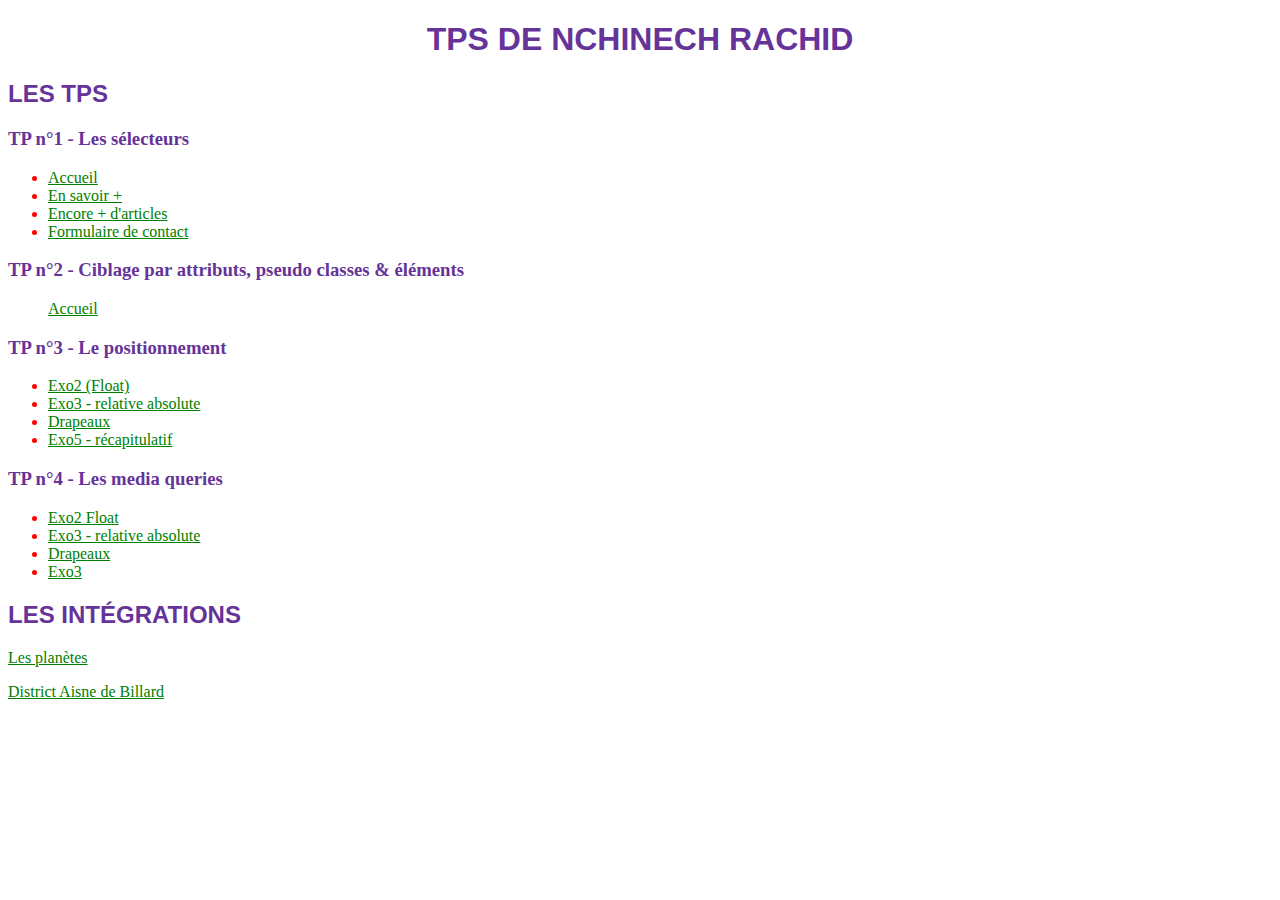
<file: index.html>
<!DOCTYPE html>
<html lang="fr">

<head>
    <meta charset="UTF-8">
    <meta http-equiv="X-UA-Compatible" content="IE=edge">
    <meta name="viewport" content="width=device-width, initial-scale=1.0">
    <meta name="Description" content="Site pour les TP - Nchinech Rachid">
    <title>Site pour les TP - Nchinech Rachid</title>
    <link rel="stylesheet" href="./style_homepage.css">
    <link rel="icon" href="./image/index.png">
</head>

<body>
    <header>
            <h1>TPs de Nchinech Rachid</h1>
    </header>
    <main>
            <h2>Les TPs</h2>

        <nav>
            <h3>TP n°1 - Les sélecteurs</h3>
            <ul>
                <li>
                    <a target="_blank" href="./TP_n°1_-_Les_sélecteurs/index.html" title="Redirection vers l'index">
                        Accueil
                    </a>
                </li>
                <li>
                    <a target="_blank" href="./TP_n°1_-_Les_sélecteurs/En_savoir_+.html" title="Redirection vers En savoir +">
                        En savoir&nbsp;+
                    </a>
                </li>
                <li>
                    <a target="_blank" href="./TP_n°1_-_Les_sélecteurs/Encore_+_d’articles_!.html" title="Redirection vers Encore + d'articles !">
                        Encore&nbsp;+ d'articles
                    </a>
                </li>
                <li>
                    <a target="_blank" href="./TP_n°1_-_Les_sélecteurs/Formulaire_de_contact.html" title="Redirection vers le formulaire de contact">
                        Formulaire de contact
                    </a>
                </li>
            </ul>
        </nav>
        <nav>
            <h3>TP n°2 - Ciblage par attributs, pseudo classes & éléments</h3>
            <ul>
                <a target="_blank" href="./TP_n°2_-_Ciblage_par_attributs,_pseudo_classes_&_éléments/index.html" title="Redirection vers l'index">
                    Accueil
                </a>
            </ul>
        </nav>
        <nav>
            <h3>TP n°3 - Le positionnement</h3>
            <ul>
                <li>
                    <a target="_blank" href="./TP_n°3_-_Le_positionnement/exo2_(float).html" title="Redirection vers exo2 (float)">
                        Exo2 (Float)
                    </a>
                </li>
                <li>
                    <a target="_blank" href="./TP_n°3_-_Le_positionnement/exo3_-_relative_absolute.html" title="Redirection vers exo3 - relative absolute">
                        Exo3 - relative absolute
                    </a>
                </li>
                <li>
                    <a target="_blank" href="./TP_n°3_-_Le_positionnement/drapeaux.html" title="Redirection vers drapeaux">
                        Drapeaux
                    </a>
                </li>
                <li>
                    <a target="_blank" href="./TP_n°3_-_Le_positionnement/exo5_-_récapitulatif.html" title="Redirection vers exo5 - récapitulatif">
                        Exo5 - récapitulatif
                    </a>
                </li>
            </ul>
        </nav>
        <nav>
            <h3>TP n°4 - Les media queries</h3>
            <ul>
                <li>
                    <a target="_blank" href="./TP_n°4_-_Les_media_queries/exo2_(float).html" title="Redirection vers exo2 (float)">
                        Exo2 Float
                    </a>
                </li>
                <li>
                    <a target="_blank" href="./TP_n°4_-_Les_media_queries/exo3_-_relative_absolute.html" title="Redirection vers exo3 - relative absolute">
                        Exo3 - relative absolute
                    </a>
                </li>
                <li>
                    <a target="_blank" href="./TP_n°4_-_Les_media_queries/drapeaux.html" title="Redirection vers drapeaux">
                        Drapeaux
                    </a>
                </li>
                <li>
                    <a target="_blank" href="./TP_n°4_-_Les_media_queries/exo3.html" title="Redirection vers exo3">
                        Exo3
                    </a>
                </li>
            </ul>
        </nav>

        <h2>Les intégrations</h2>
            <p><a target="_blank" href="./Intégration planètes/planete.html" title="Redirection ves le site Les planetes">Les planètes</a></p>
            <p><a target="_blank" href="./Intégration District Aisne de billard/index.html" title="Redirection vers le site du District Aisne de Billard">District Aisne de Billard</a></p>
 
    </main>       
            
            
    
</body>
</html>
</file>
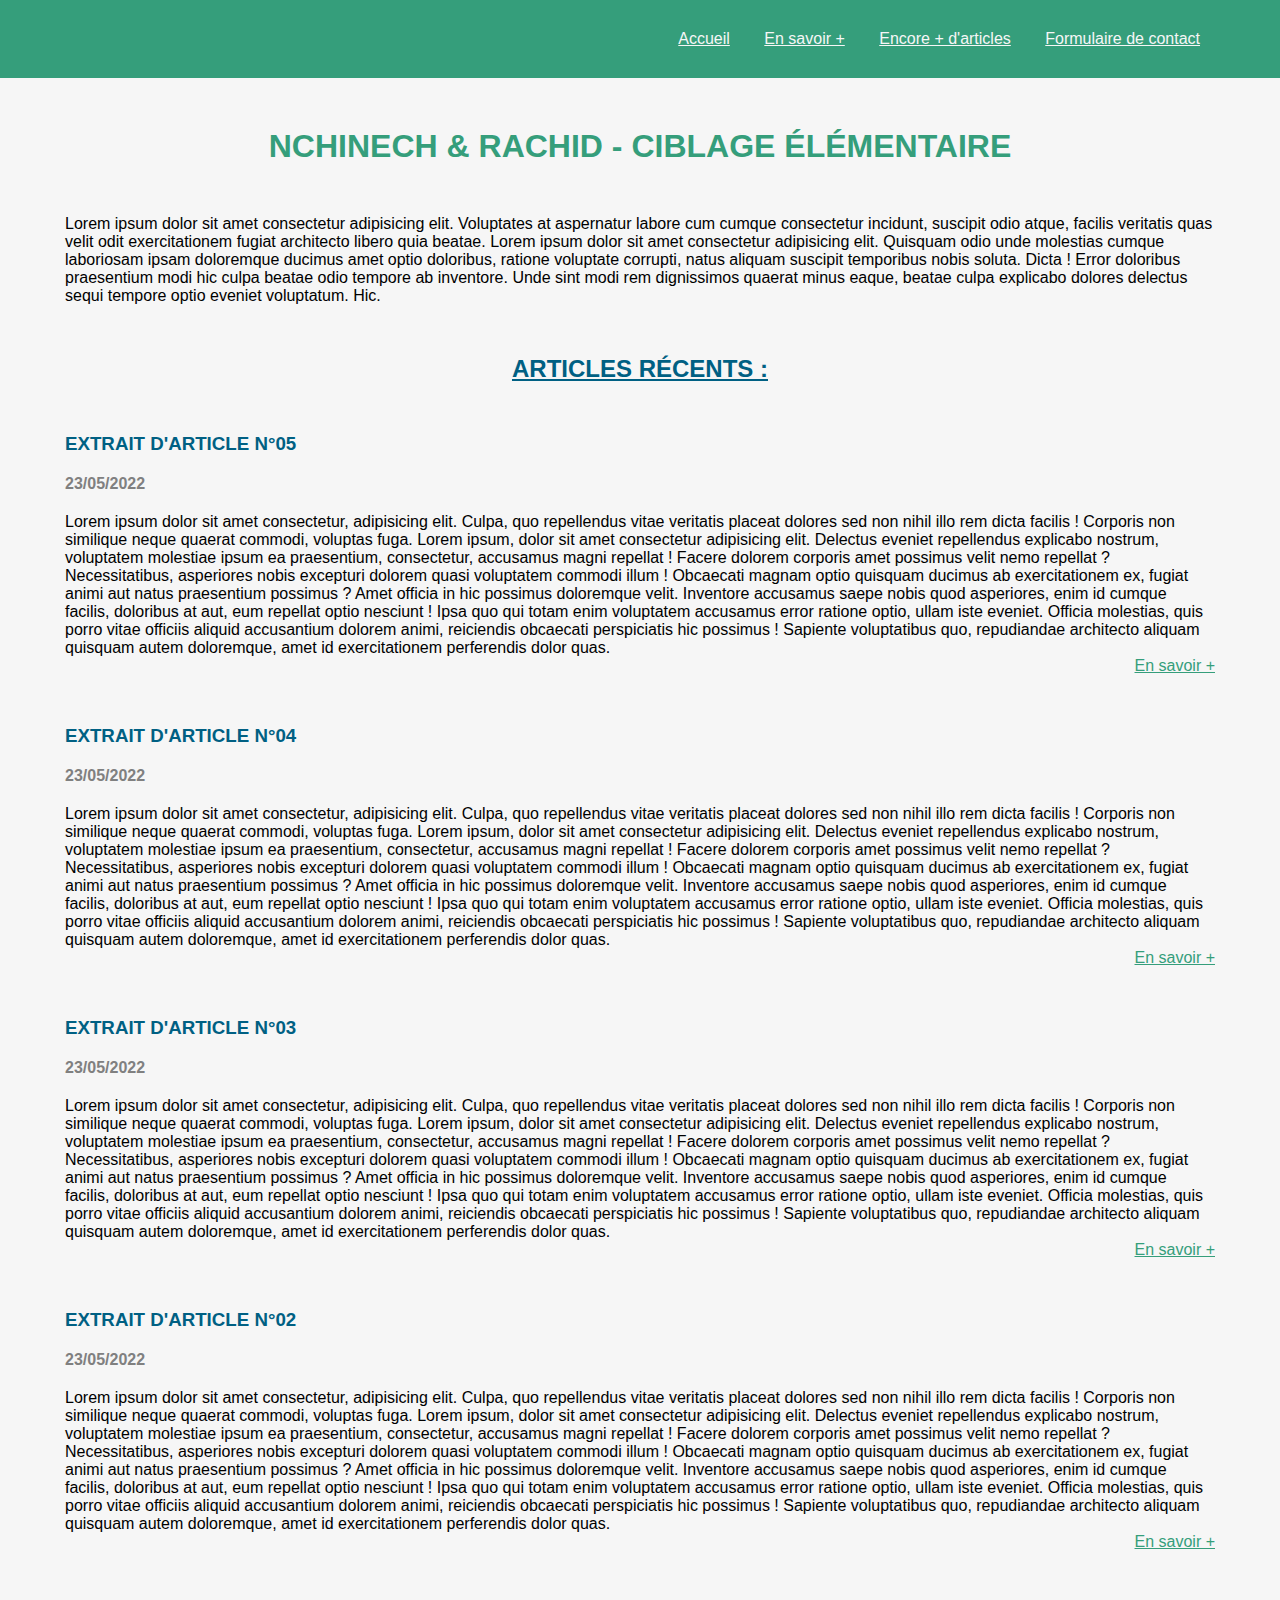
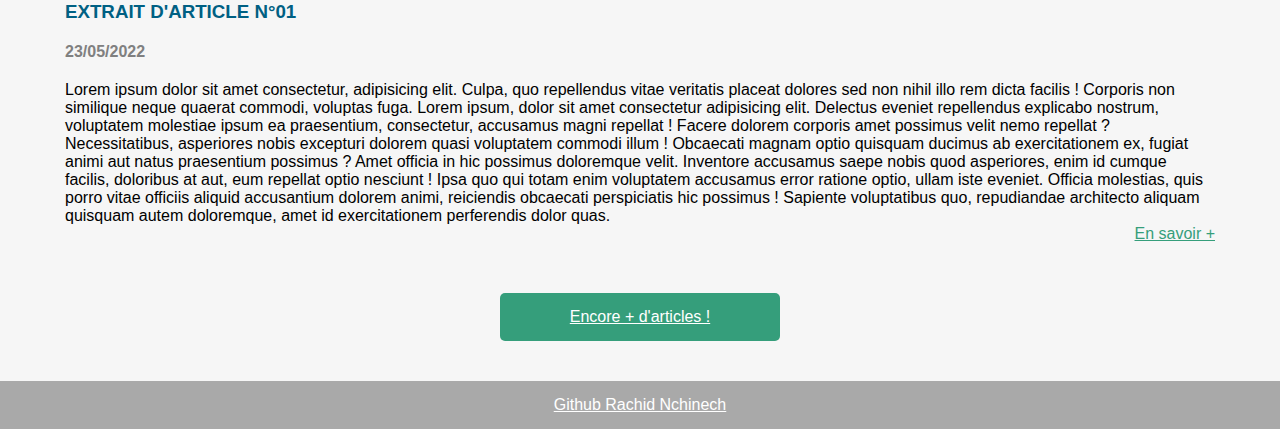
<file: TP_n°1_-_Les_sélecteurs/index.html>
<!DOCTYPE html>
<html lang="zxx">

<head>
    <meta charset="UTF-8">
    <meta http-equiv="X-UA-Compatible" content="IE=edge">
    <meta name="viewport" content="width=device-width, initial-scale=1.0">
    <meta name="Description" content="TP n°1 - La correction - Les sélecteurs - Nchinech Rachid">
    <title>TP CSS n°1 - Les sélecteurs- Nchinech Rachid</title>
    <link rel="stylesheet" href="css/style.css">
    <link rel="icon" href="./image/index.png">
</head>

<body>
    <header>
            <!-- La barre de navigation est à mettre avant le titre h1 -->
            <nav>
                <ul class="largemarge">
                    <li><a href="#./index.html" title="Redirection vers l'index">Accueil</a></li>
                    <li><a target="_blank" href="./En_savoir_+.html" title="Redirection vers En savoir +">En savoir&nbsp;+</a></li>
                    <li><a target="_blank" href="./Encore_+_d’articles_!.html" title="Redirection vers Encore + d'articles !">Encore&nbsp;+ d'articles</a></li>
                    <li><a target="_blank" href="./Formulaire_de_contact.html" title="Redirection vers le formulaire de contact">Formulaire de contact</a></li>
                </ul>
            </nav>
            <!-- Remarque : Le h1 doit toujours être dans le header -->

        <h1 id="Titreh1" class="largemarge">Nchinech &amp; Rachid&nbsp;-&nbsp;Ciblage élémentaire</h1>
        <p class="largemarge">
                Lorem ipsum dolor sit amet consectetur adipisicing elit. Voluptates at aspernatur labore cum cumque
                consectetur incidunt, suscipit odio atque, facilis veritatis quas velit odit exercitationem fugiat
                architecto libero quia beatae. Lorem ipsum dolor sit amet consectetur adipisicing elit. Quisquam odio unde
                molestias cumque laboriosam ipsam doloremque ducimus amet optio doloribus, ratione voluptate corrupti, natus
                aliquam suscipit temporibus nobis soluta. Dicta&nbsp;!
                Error doloribus praesentium modi hic culpa beatae odio tempore ab inventore. Unde sint modi rem dignissimos
                quaerat minus eaque, beatae culpa explicabo dolores delectus sequi tempore optio eveniet voluptatum. Hic.
        </p>
    </header>

    <main class="largemarge">
        <h2 id="Sous-titreh2">Articles récents&nbsp;:</h2>
        <article>
            <h3 class="largemarge">Extrait d'article n°05</h3>
            <p class="dateTime">
                23/05/2022
            </p>
            <p class="largemarge">
                Lorem ipsum dolor sit amet consectetur, adipisicing elit. Culpa, quo repellendus vitae veritatis placeat
                dolores sed non nihil illo rem dicta facilis&nbsp;! Corporis non similique neque quaerat commodi, voluptas fuga.
                Lorem ipsum, dolor sit amet consectetur adipisicing elit. Delectus eveniet repellendus explicabo nostrum,
                voluptatem molestiae ipsum ea praesentium, consectetur, accusamus magni repellat&nbsp;! Facere dolorem corporis
                amet possimus velit nemo repellat&nbsp;?
                Necessitatibus, asperiores nobis excepturi dolorem quasi voluptatem commodi illum&nbsp;! Obcaecati magnam optio
                quisquam ducimus ab exercitationem ex, fugiat animi aut natus praesentium possimus&nbsp;? Amet officia in hic
                possimus doloremque velit.
                Inventore accusamus saepe nobis quod asperiores, enim id cumque facilis, doloribus at aut, eum repellat
                optio nesciunt&nbsp;! Ipsa quo qui totam enim voluptatem accusamus error ratione optio, ullam iste eveniet.
                Officia molestias, quis porro vitae officiis aliquid accusantium dolorem animi, reiciendis obcaecati
                perspiciatis hic possimus&nbsp;! Sapiente voluptatibus quo, repudiandae architecto aliquam quisquam autem
                doloremque, amet id exercitationem perferendis dolor quas.
            </p>
            <a target="_blank" href="./En_savoir_+.html" title="Redirection vers en savoir +" class="enSavoirPlus">En savoir&nbsp;+</a>
        </article>
        <article>
            <h3 class="largemarge">Extrait d'article n°04</h3>
            <p class="dateTime">
                23/05/2022
            </p>
            <p class="largemarge">
                Lorem ipsum dolor sit amet consectetur, adipisicing elit. Culpa, quo repellendus vitae veritatis placeat
                dolores sed non nihil illo rem dicta facilis&nbsp;! Corporis non similique neque quaerat commodi, voluptas fuga.
                Lorem ipsum, dolor sit amet consectetur adipisicing elit. Delectus eveniet repellendus explicabo nostrum,
                voluptatem molestiae ipsum ea praesentium, consectetur, accusamus magni repellat&nbsp;! Facere dolorem corporis
                amet possimus velit nemo repellat&nbsp;?
                Necessitatibus, asperiores nobis excepturi dolorem quasi voluptatem commodi illum&nbsp;! Obcaecati magnam optio
                quisquam ducimus ab exercitationem ex, fugiat animi aut natus praesentium possimus&nbsp;? Amet officia in hic
                possimus doloremque velit.
                Inventore accusamus saepe nobis quod asperiores, enim id cumque facilis, doloribus at aut, eum repellat
                optio nesciunt&nbsp;! Ipsa quo qui totam enim voluptatem accusamus error ratione optio, ullam iste eveniet.
                Officia molestias, quis porro vitae officiis aliquid accusantium dolorem animi, reiciendis obcaecati
                perspiciatis hic possimus&nbsp;! Sapiente voluptatibus quo, repudiandae architecto aliquam quisquam autem
                doloremque, amet id exercitationem perferendis dolor quas.
            </p>
            <a target="_blank" href="./En_savoir_;+.html" title="Redirection vers en savoir +" class="enSavoirPlus">En savoir&nbsp;+</a>
        </article>
        <article>
            <h3 class="largemarge">Extrait d'article n°03</h3>
            <p class="dateTime">
                23/05/2022
            </p>
            <p class="largemarge">
                Lorem ipsum dolor sit amet consectetur, adipisicing elit. Culpa, quo repellendus vitae veritatis placeat
                dolores sed non nihil illo rem dicta facilis&nbsp;! Corporis non similique neque quaerat commodi, voluptas fuga.
                Lorem ipsum, dolor sit amet consectetur adipisicing elit. Delectus eveniet repellendus explicabo nostrum,
                voluptatem molestiae ipsum ea praesentium, consectetur, accusamus magni repellat&nbsp;! Facere dolorem corporis
                amet possimus velit nemo repellat&nbsp;?
                Necessitatibus, asperiores nobis excepturi dolorem quasi voluptatem commodi illum&nbsp;! Obcaecati magnam optio
                quisquam ducimus ab exercitationem ex, fugiat animi aut natus praesentium possimus&nbsp;? Amet officia in hic
                possimus doloremque velit.
                Inventore accusamus saepe nobis quod asperiores, enim id cumque facilis, doloribus at aut, eum repellat
                optio nesciunt&nbsp;! Ipsa quo qui totam enim voluptatem accusamus error ratione optio, ullam iste eveniet.
                Officia molestias, quis porro vitae officiis aliquid accusantium dolorem animi, reiciendis obcaecati
                perspiciatis hic possimus&nbsp;! Sapiente voluptatibus quo, repudiandae architecto aliquam quisquam autem
                doloremque, amet id exercitationem perferendis dolor quas.
            </p>
            <a target="_blank" href="./En_savoir_+.html" title="Redirection vers en savoir +" class="enSavoirPlus">En savoir&nbsp;+</a>
        </article>
        <article>
            <h3 class="largemarge">Extrait d'article n°02</h3>
            <p class="dateTime">
                23/05/2022
            </p>
            <p class="largemarge">
                Lorem ipsum dolor sit amet consectetur, adipisicing elit. Culpa, quo repellendus vitae veritatis placeat
                dolores sed non nihil illo rem dicta facilis&nbsp;! Corporis non similique neque quaerat commodi, voluptas fuga.
                Lorem ipsum, dolor sit amet consectetur adipisicing elit. Delectus eveniet repellendus explicabo nostrum,
                voluptatem molestiae ipsum ea praesentium, consectetur, accusamus magni repellat&nbsp;! Facere dolorem corporis
                amet possimus velit nemo repellat&nbsp;?
                Necessitatibus, asperiores nobis excepturi dolorem quasi voluptatem commodi illum&nbsp;! Obcaecati magnam optio
                quisquam ducimus ab exercitationem ex, fugiat animi aut natus praesentium possimus&nbsp;? Amet officia in hic
                possimus doloremque velit.
                Inventore accusamus saepe nobis quod asperiores, enim id cumque facilis, doloribus at aut, eum repellat
                optio nesciunt&nbsp;! Ipsa quo qui totam enim voluptatem accusamus error ratione optio, ullam iste eveniet.
                Officia molestias, quis porro vitae officiis aliquid accusantium dolorem animi, reiciendis obcaecati
                perspiciatis hic possimus&nbsp;! Sapiente voluptatibus quo, repudiandae architecto aliquam quisquam autem
                doloremque, amet id exercitationem perferendis dolor quas.
            </p>
            <a target="_blank" href="./En_savoir_+.html" title="Redirection vers en savoir +" class="enSavoirPlus">En savoir&nbsp;+</a>
        </article>
        <article>
            <h3 class="largemarge">Extrait d'article n°01</h3>
            <p class="dateTime">
                23/05/2022
            </p>
            <p class="largemarge">
                Lorem ipsum dolor sit amet consectetur, adipisicing elit. Culpa, quo repellendus vitae veritatis placeat
                dolores sed non nihil illo rem dicta facilis&nbsp;! Corporis non similique neque quaerat commodi, voluptas fuga.
                Lorem ipsum, dolor sit amet consectetur adipisicing elit. Delectus eveniet repellendus explicabo nostrum,
                voluptatem molestiae ipsum ea praesentium, consectetur, accusamus magni repellat&nbsp;! Facere dolorem corporis
                amet possimus velit nemo repellat&nbsp;?
                Necessitatibus, asperiores nobis excepturi dolorem quasi voluptatem commodi illum&nbsp;! Obcaecati magnam optio
                quisquam ducimus ab exercitationem ex, fugiat animi aut natus praesentium possimus&nbsp;? Amet officia in hic
                possimus doloremque velit.
                Inventore accusamus saepe nobis quod asperiores, enim id cumque facilis, doloribus at aut, eum repellat
                optio nesciunt&nbsp;! Ipsa quo qui totam enim voluptatem accusamus error ratione optio, ullam iste eveniet.
                Officia molestias, quis porro vitae officiis aliquid accusantium dolorem animi, reiciendis obcaecati
                perspiciatis hic possimus&nbsp;! Sapiente voluptatibus quo, repudiandae architecto aliquam quisquam autem
                doloremque, amet id exercitationem perferendis dolor quas.
            </p>
            <a target="_blank" href="./En_savoir_+.html" title="Redirection vers en savoir +" class="enSavoirPlus">
                En savoir&nbsp;+
            </a>
        </article>
        
        <a target="_blank" href="./Encore_+_d’articles_!.html" title="Redirection vers Encore + d'articles !" class="moreAndMore">
            Encore&nbsp;+&nbsp;d'articles&nbsp;!
        </a> 
    </main>

    <footer>
        <div>
            <a target="_blank" href="https://github.com/Rachid02/DOC-REPOSITORY-TEST.git" title="Redirection vers la session Github de Rachid Nchinech">
                Github Rachid Nchinech
            </a>
        </div>
    </footer>

</body>

</html>
</file>
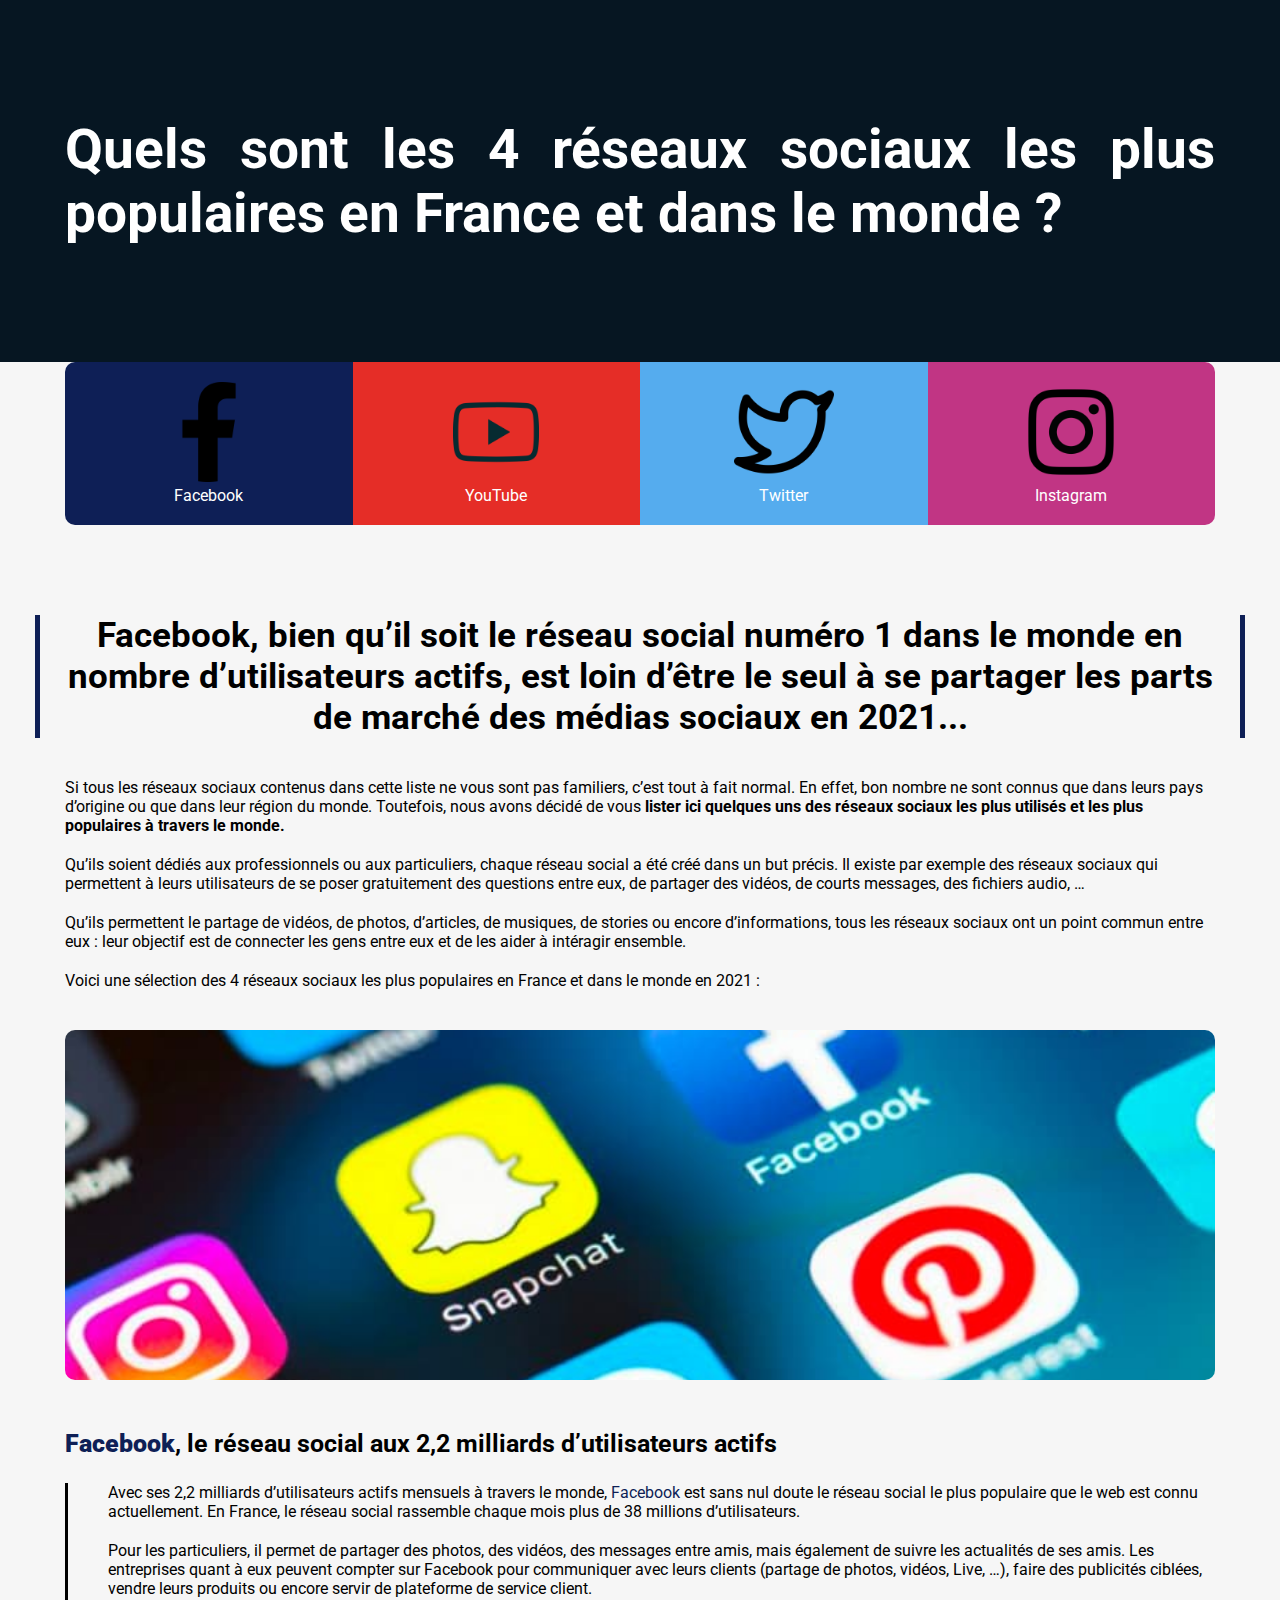
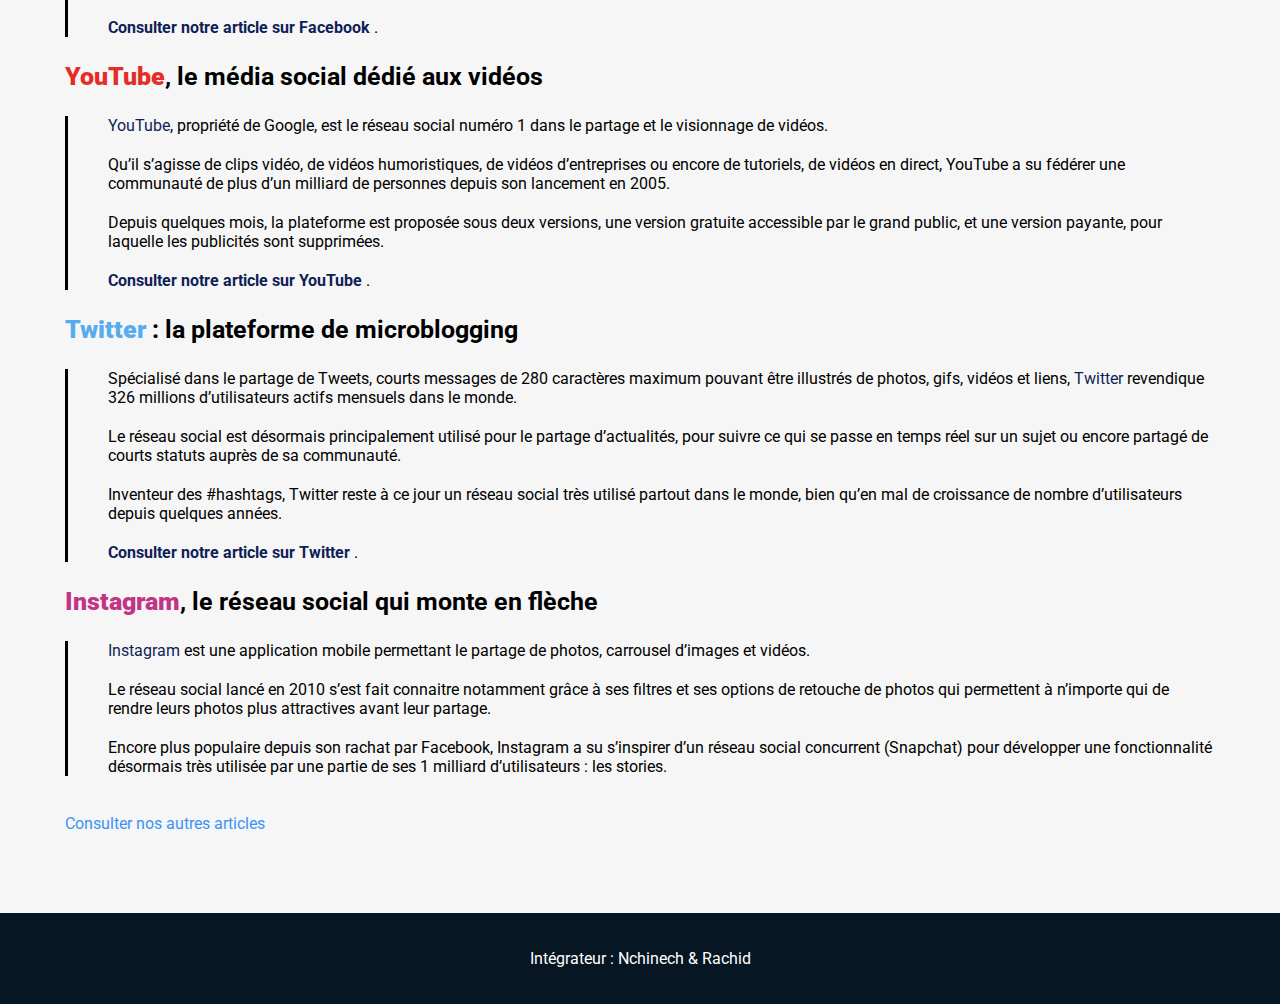
<file: TP_n°2_-_Ciblage_par_attributs,_pseudo_classes_&_éléments/index.html>
<!DOCTYPE html>
<html lang="fr">
<head>
    <meta charset="UTF-8">
    <meta http-equiv="X-UA-Compatible" content="IE=edge">
    <meta name="viewport" content="width=device-width, initial-scale=1.0">
    <meta name="description" content="Le TP n°2 de CSS">
    <link rel="icon" href="./src/img/">
    <link href="https://fonts.googleapis.com/css2?family=Roboto:wght@100;300&display=swap" rel="stylesheet">
    <link href="./css/style.css" rel="stylesheet">
    <style>
        /* CHALLENGE FACULTATIF */
        /* APPLIQUER LE LOGO DE FACEBOOK EN TANT QU'INDEX DE LISTE DU PREMIER ONGLET DE MENU*/
        /* APPLIQUER LE LOGO DE YOUTUBE EN TANT QU'INDEX DE LISTE DU SECOND ONGLET DE MENU*/
        /* APPLIQUER LE LOGO DE TWITTER EN TANT QU'INDEX DE LISTE DU TROISIEME ONGLET DE MENU */
        /* APPLIQUER LE LOGO DE INSTAGRAM EN TANT QU'INDEX DE LISTE DU DERNIER ONGLET DE MENU */
    </style>
    <title>CSS TP n°2 - Nchinech & Rachid</title>
</head>
<body>
    <header>
        <h1>Quels sont les 4 réseaux sociaux les plus populaires en France et dans le monde ?</h1>
    </header>
    <nav>
        
            <ul>
                <li>
                    <a target="_blank" href="https://www.facebook.com/" title="Redirection vers le site de Facebook">
                        <div><img src="./src/icons/facebook.png" alt="Image de l'icône Facebook"></div>
                        Facebook
                    </a>
                </li>
                <li>
                    <a target="_blank" href="https://www.youtube.com/" title="Redirection vers le site de YouTube">
                        <div><img src="./src/icons/youtube.png" alt="Image de l'icône YouTube"></div>
                        YouTube
                    </a>
                </li>
                <li>
                    <a target="_blank" href="https://twitter.com/" title="Redirection vers le site de Twitter">
                        <div><img src="./src/icons/twitter.png" alt="Image de l'icône Twitter"></div>
                        Twitter
                    </a>
                </li>
                <li>
                    <a target="_blank" href="https://www.instagram.com/" title="Redirection vers le site d'Instagram">
                        <div><img src="./src/icons/instagram.png" alt="Image de l'icône Instagram"></div>
                        Instagram
                    </a>
                </li>
            </ul>
        
    </nav>

    <!-- MENU DE NAVIGATION -->

    <main>
        <h2>
            Facebook, bien qu’il soit le réseau social numéro 1 dans le monde en nombre 
            d’utilisateurs actifs, est loin d’être le seul à se partager les parts de 
            marché des médias sociaux en 2021...
        </h2>

        <p class="intro">
            Si tous les réseaux sociaux contenus dans cette liste ne vous sont pas familiers, c’est tout à fait normal. 
            En effet, bon nombre ne sont connus que dans leurs pays d’origine ou que dans leur région du monde. 
            Toutefois, nous avons décidé de vous <strong>lister ici quelques uns des réseaux sociaux les plus utilisés et 
            les plus populaires à travers le monde.</strong>
        </p>

        <p class="intro">
            Qu’ils soient dédiés aux professionnels ou aux particuliers, chaque réseau social a été créé dans un but précis. 
            Il existe par exemple des réseaux sociaux qui permettent à leurs utilisateurs de se poser gratuitement des 
            questions entre eux, de partager des vidéos, de courts messages, des fichiers audio, …
        </p>

        <p class="intro">
            Qu’ils permettent le partage de vidéos, de photos, d’articles, de musiques, de stories ou encore 
            d’informations, tous les réseaux sociaux ont un point commun entre eux : leur objectif est de 
            connecter les gens entre eux et de les aider à intéragir ensemble.
        </p>

        <p class="intro">
            Voici une sélection des 4 réseaux sociaux les plus populaires en France et dans le monde en 2021 :
        </p>

        <div>
            <img src="src/img/liste-reseaux-sociaux.jpg" alt="Image logos réseaux sociaux">
        </div>

        <article>
            <h3><span class="reseau">Facebook</span>, le réseau social aux 2,2 milliards d’utilisateurs actifs</h3>
            <div>
                <p>
                    Avec ses 2,2 milliards d’utilisateurs actifs mensuels à travers le monde,
                    <a href="https://facebook.com/" target="_blank" title="Redirection vers facebook">Facebook</a> est sans nul doute le réseau social le plus populaire que le web
                    est connu actuellement. En France, le réseau social rassemble chaque mois
                    plus de 38 millions d’utilisateurs.
                </p>
                <p>
                    Pour les particuliers, il permet de partager des photos, des vidéos, des
                    messages entre amis, mais également de suivre les actualités de ses amis.
                    Les entreprises quant à eux peuvent compter sur Facebook pour communiquer
                    avec leurs clients (partage de photos, vidéos, Live, …), faire des publicités
                    ciblées, vendre leurs produits ou encore servir de plateforme de service client.
                </p>
                <p>
                    <a href="#" title="Redirection vers notre article sur Facebook" rel="no-follow">
                        Consulter notre article sur Facebook
                    </a>.
                </p>
            </div>
        </article>

        <article>
            <h3><span class="reseau">YouTube</span>, le média social dédié aux vidéos</h3>
            <div>
                <p><a href="https://www.youtube.com/" target="_blank" title="Redirection vers YouTube">YouTube</a>, propriété de Google, est le réseau social numéro 1 dans le partage et le visionnage de vidéos.</p>
                <p>
                    Qu’il s’agisse de clips vidéo, de vidéos humoristiques, de vidéos d’entreprises
                    ou encore de tutoriels, de vidéos en direct, YouTube a su fédérer une communauté
                    de plus d’un milliard de personnes depuis son lancement en 2005.
                </p>
                <p>
                    Depuis quelques mois, la plateforme est proposée sous deux versions, une version
                    gratuite accessible par le grand public, et une version payante, pour laquelle les
                    publicités sont supprimées.
                </p>
                <p>
                    <a href="#" title="Redirection vers notre article sur YouTube" rel="no-follow">
                        Consulter notre article sur YouTube
                    </a>.
                </p>
            </div>
        </article>

        <article>
            <h3><span class="reseau">Twitter</span> : la plateforme de microblogging</h3>
            <div>
                <p>
                    Spécialisé dans le partage de Tweets, courts messages de 280 caractères maximum
                    pouvant être illustrés de photos, gifs, vidéos et liens,
                    <a href="https://twitter.com/" target="_blank" title="Redirection vers Twitter">Twitter</a> revendique 326
                    millions d’utilisateurs actifs mensuels dans le monde.
                </p>
                <p>
                    Le réseau social est désormais principalement utilisé pour le partage d’actualités,
                    pour suivre ce qui se passe en temps réel sur un sujet ou encore partagé de courts
                    statuts auprès de sa communauté.
                </p>
                <p>
                    Inventeur des #hashtags, Twitter reste à ce jour un réseau social très utilisé partout
                    dans le monde, bien qu’en mal de croissance de nombre d’utilisateurs depuis quelques
                    années.
                </p>
                <p>
                    <a href="#" title="Redirection vers notre article sur Twitter" rel="no-follow">
                        Consulter notre article sur Twitter
                    </a>.
                </p>
            </div>
        </article>

        <article>
            <h3><span class="reseau">Instagram</span>, le réseau social qui monte en flèche</h3>
            <div>
                <p><a href="https://www.instagram.com/" target="_blank" title="Redirection vers Instagram">Instagram</a> est une application mobile permettant le partage de photos, carrousel d’images et vidéos.</p>
                <p>
                    Le réseau social lancé en 2010 s’est fait connaitre notamment grâce à ses filtres et
                    ses options de retouche de photos qui permettent à n’importe qui de rendre leurs
                    photos plus attractives avant leur partage.
                </p>
                <p>
                    Encore plus populaire depuis son rachat par Facebook, Instagram a su s’inspirer d’un
                    réseau social concurrent (Snapchat) pour développer une fonctionnalité désormais très
                    utilisée par une partie de ses 1 milliard d’utilisateurs : les stories.
                </p>
            </div>
        </article>

        <br><br>
        <div class="autresArticles">
            <a href="#" title="flower">
                Consulter nos autres articles
            </a>
        </div>

    </main>

    <footer>
        <p>Intégrateur : <a target="_blank" href="https://github.com/Rachid02/TP-CSS.git" title="Redirection vers le github du développeur">Nchinech & Rachid</a></p>
    </footer>

</body>
</html>
</file>
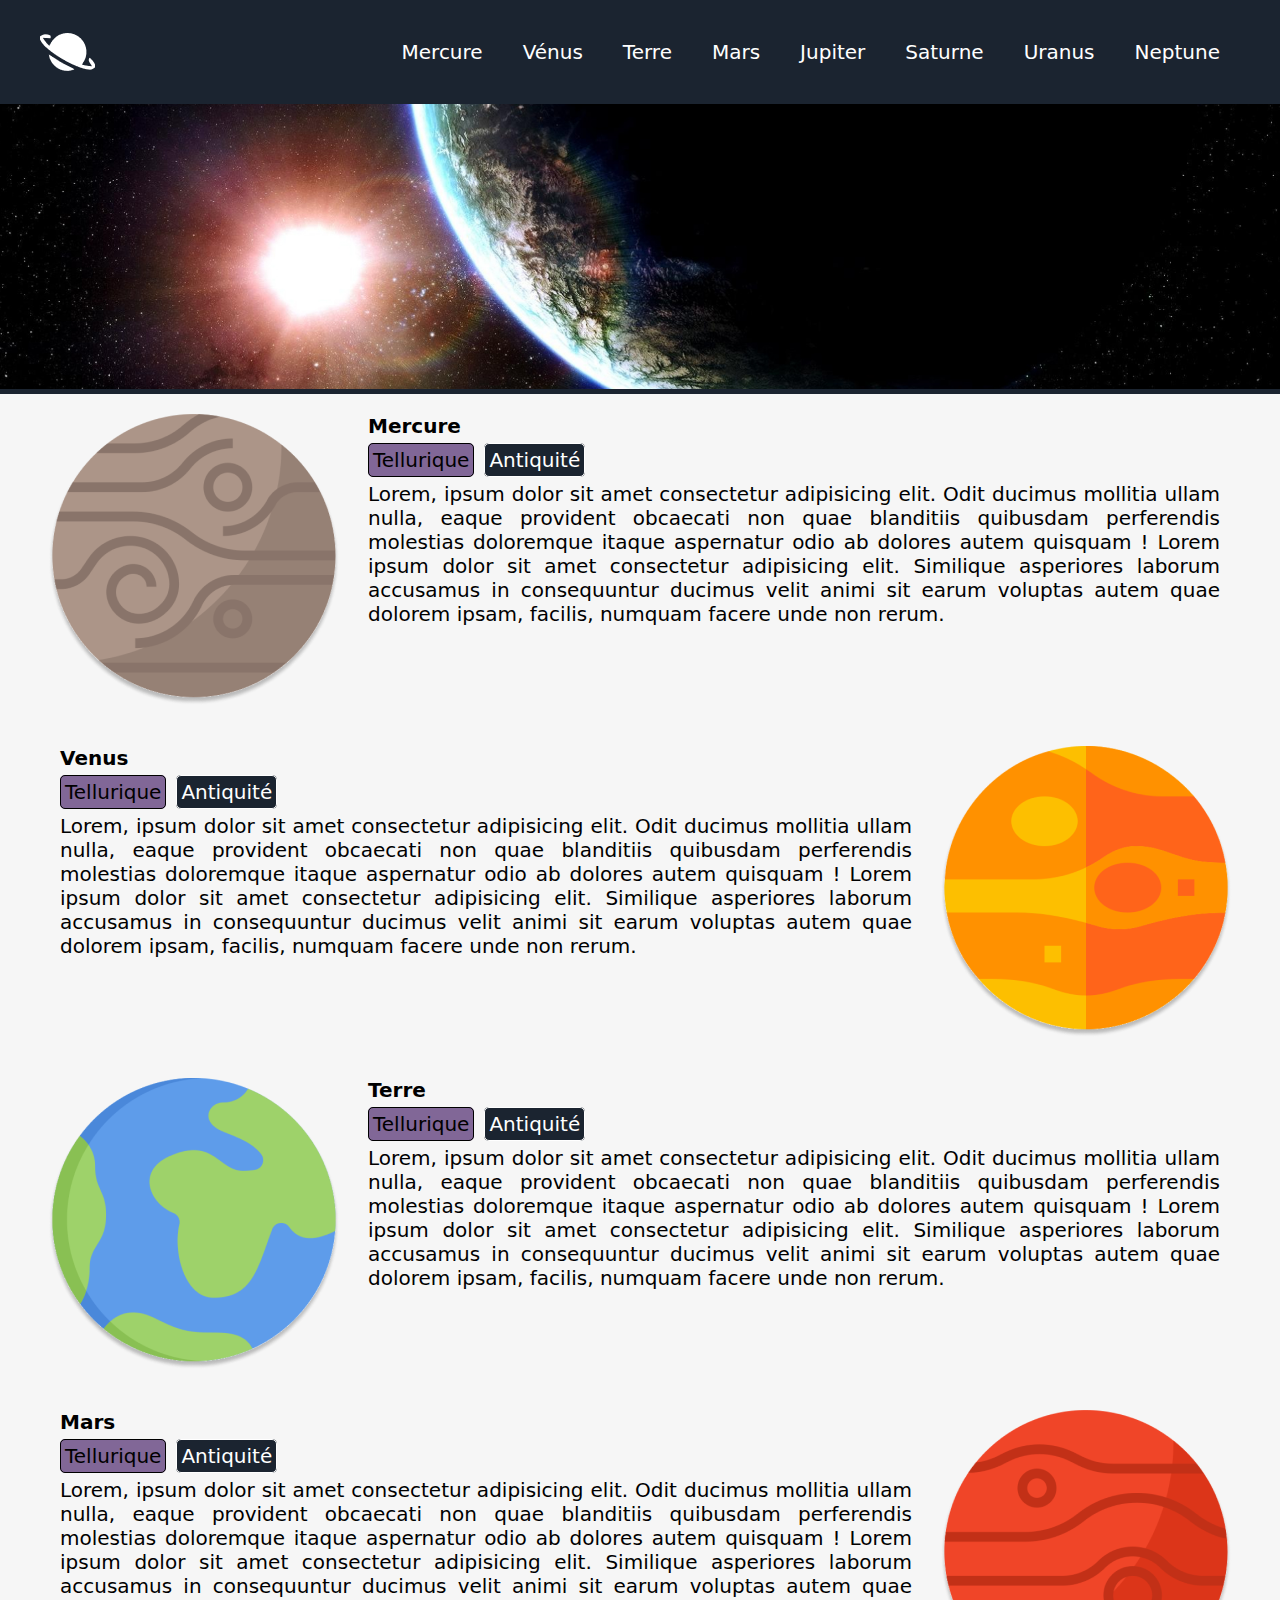
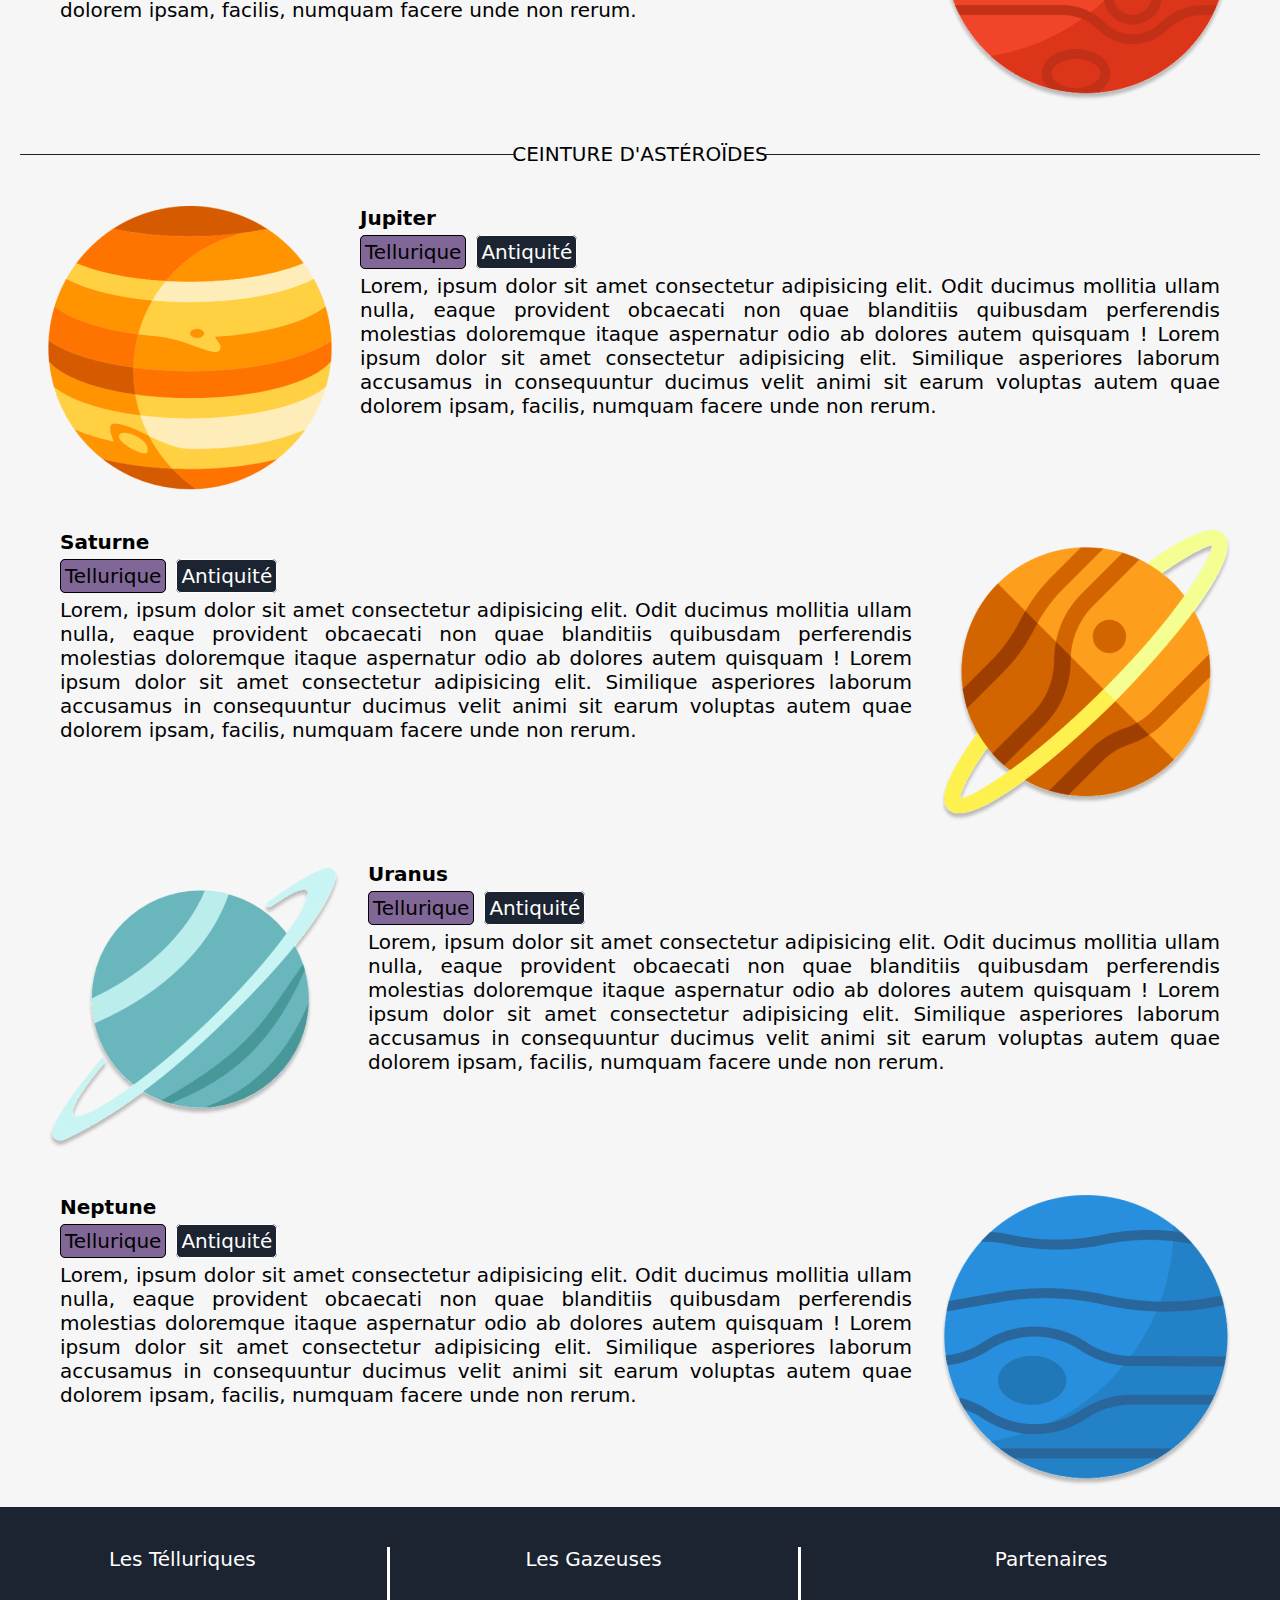
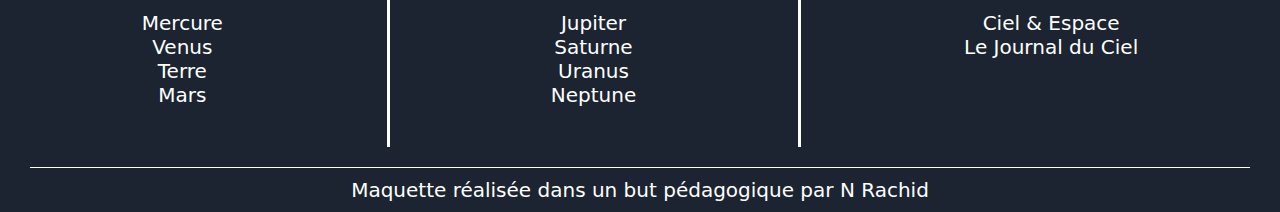
<file: Intégration planètes/planete.html>
<!DOCTYPE html>
<html lang="zxx">

<head>
    <meta charset="UTF-8">
    <meta http-equiv="X-UA-Compatible" content="IE=edge">
    <meta name="viewport" content="width=device-width, initial-scale=1.0">
    <meta name="description" content="Les planètes">
    <link rel="stylesheet" href="./webfiles/css/planete.css">
    <link rel="icon" href="./src/img/icone/index.jpg">
    <title>Les planètes</title>
</head>

<body>
    <header>
        <nav>
            <div>
                <img src="./src/img/Les_planètes/Vecteur/Vector.png" alt="image d'icone de planete">
                <ul>
                    <li><a href="#" title="Redirection vers">Mercure</a></li>
                    <li><a href="#" title="Redirection vers">Vénus</a></li>
                    <li><a href="#" title="Redirection vers">Terre</a></li>
                    <li><a href="#" title="Redirection vers">Mars</a></li>
                    <li><a href="#" title="Redirection vers">Jupiter</a></li>
                    <li><a href="#" title="Redirection vers">Saturne</a></li>
                    <li><a href="#" title="Redirection vers">Uranus</a></li>
                    <li><a href="#" title="Redirection vers">Neptune</a></li>
                </ul>
            </div>
        </nav>
        <img src="./src/img/Les_planètes/header.jpg" alt="Image de l'espace du Soleil et de la Terre" class="imageEnTete">
    </header>
    <main>
        <article>
            <img src="./src/img/Les_planètes/1Mercure.png" alt="Description de la planète Mercure">
            <div>
                <h2>Mercure</h2>
                <p><span>Tellurique</span><span>Antiquité</span></p>
                <p>
                    Lorem, ipsum dolor sit amet consectetur adipisicing elit. Odit ducimus mollitia ullam nulla, eaque
                    provident obcaecati
                    non quae blanditiis quibusdam perferendis molestias doloremque itaque aspernatur odio ab dolores
                    autem quisquam&nbsp;!
                    Lorem ipsum dolor sit amet consectetur adipisicing elit. Similique asperiores laborum accusamus in
                    consequuntur ducimus velit animi sit earum voluptas autem quae dolorem ipsam, facilis, numquam
                    facere unde non rerum.
                </p>
            </div>
        </article>
        <article class="reverse">
            <img src="./src/img/Les_planètes/2Venus.png" alt="Description de la planète Venus">
            <div>
                <h2>Venus</h2>
                <p><span>Tellurique</span><span>Antiquité</span></p>
                <p>
                    Lorem, ipsum dolor sit amet consectetur adipisicing elit. Odit ducimus mollitia ullam nulla, eaque
                    provident obcaecati
                    non quae blanditiis quibusdam perferendis molestias doloremque itaque aspernatur odio ab dolores
                    autem quisquam&nbsp;!
                    Lorem ipsum dolor sit amet consectetur adipisicing elit. Similique asperiores laborum accusamus in
                    consequuntur ducimus velit animi sit earum voluptas autem quae dolorem ipsam, facilis, numquam
                    facere unde non rerum.
                </p>
            </div>
        </article>
        <article>
            <img src="./src/img/Les_planètes/3Terre.png" alt="Description de la planète Terre">
            <div>
                <h2>Terre</h2>
                <p><span>Tellurique</span><span>Antiquité</span></p>
                <p>
                    Lorem, ipsum dolor sit amet consectetur adipisicing elit. Odit ducimus mollitia ullam nulla, eaque
                    provident obcaecati
                    non quae blanditiis quibusdam perferendis molestias doloremque itaque aspernatur odio ab dolores
                    autem quisquam&nbsp;!
                    Lorem ipsum dolor sit amet consectetur adipisicing elit. Similique asperiores laborum accusamus in
                    consequuntur ducimus velit animi sit earum voluptas autem quae dolorem ipsam, facilis, numquam
                    facere unde non rerum.
                </p>
            </div>
        </article>
        <article class="reverse">
            <img src="./src/img/Les_planètes/4mars.png" alt="Description de la planète Mars">
            <div>
                <h2>Mars</h2>
                <p><span>Tellurique</span><span>Antiquité</span></p>
                <p>
                    Lorem, ipsum dolor sit amet consectetur adipisicing elit. Odit ducimus mollitia ullam nulla, eaque
                    provident obcaecati
                    non quae blanditiis quibusdam perferendis molestias doloremque itaque aspernatur odio ab dolores
                    autem quisquam&nbsp;!
                    Lorem ipsum dolor sit amet consectetur adipisicing elit. Similique asperiores laborum accusamus in
                    consequuntur ducimus velit animi sit earum voluptas autem quae dolorem ipsam, facilis, numquam
                    facere unde non rerum.
                </p>
            </div>
            
        </article>
        <p class="ceinture">Ceinture d'astéroïdes</p>
        <article>
            <img src="./src/img/Les_planètes/5jupiter.png" alt="Description de la planète Jupiter">
            <div>
                <h2>Jupiter</h2>
                <p><span>Tellurique</span><span>Antiquité</span></p>
                <p>
                    Lorem, ipsum dolor sit amet consectetur adipisicing elit. Odit ducimus mollitia ullam nulla, eaque
                    provident obcaecati
                    non quae blanditiis quibusdam perferendis molestias doloremque itaque aspernatur odio ab dolores
                    autem quisquam&nbsp;!
                    Lorem ipsum dolor sit amet consectetur adipisicing elit. Similique asperiores laborum accusamus in
                    consequuntur ducimus velit animi sit earum voluptas autem quae dolorem ipsam, facilis, numquam
                    facere unde non rerum.
                </p>
            </div>
        </article>
        <article class="reverse">
            <img src="./src/img/Les_planètes/6saturne.png" alt="Description de la planète Saturne">
            <div>
                <h2>Saturne</h2>
                <p><span>Tellurique</span><span>Antiquité</span></p>
                <p>
                    Lorem, ipsum dolor sit amet consectetur adipisicing elit. Odit ducimus mollitia ullam nulla, eaque
                    provident obcaecati
                    non quae blanditiis quibusdam perferendis molestias doloremque itaque aspernatur odio ab dolores
                    autem quisquam&nbsp;!
                    Lorem ipsum dolor sit amet consectetur adipisicing elit. Similique asperiores laborum accusamus in
                    consequuntur ducimus velit animi sit earum voluptas autem quae dolorem ipsam, facilis, numquam
                    facere unde non rerum.
                </p>
            </div>
        </article>
        <article>
            <img src="./src/img/Les_planètes/7uranus.png" alt="Description de la planète Uranus">
            <div>
                <h2>Uranus</h2>
                <p><span>Tellurique</span><span>Antiquité</span></p>
                <p>
                    Lorem, ipsum dolor sit amet consectetur adipisicing elit. Odit ducimus mollitia ullam nulla, eaque
                    provident obcaecati
                    non quae blanditiis quibusdam perferendis molestias doloremque itaque aspernatur odio ab dolores
                    autem quisquam&nbsp;!
                    Lorem ipsum dolor sit amet consectetur adipisicing elit. Similique asperiores laborum accusamus in
                    consequuntur ducimus velit animi sit earum voluptas autem quae dolorem ipsam, facilis, numquam
                    facere unde non rerum.
                </p>
            </div>
        </article>
        <article class="reverse">
            <img src="./src/img/Les_planètes/8neptune.png" alt="Description de la planète Neptune">
            <div>
                <h2>Neptune</h2>
                <p><span>Tellurique</span><span>Antiquité</span></p>
                <p>
                    Lorem, ipsum dolor sit amet consectetur adipisicing elit. Odit ducimus mollitia ullam nulla, eaque
                    provident obcaecati
                    non quae blanditiis quibusdam perferendis molestias doloremque itaque aspernatur odio ab dolores
                    autem quisquam&nbsp;!
                    Lorem ipsum dolor sit amet consectetur adipisicing elit. Similique asperiores laborum accusamus in
                    consequuntur ducimus velit animi sit earum voluptas autem quae dolorem ipsam, facilis, numquam
                    facere unde non rerum.
                </p>
            </div>
        </article>
    </main>
    <footer>
        <nav>
            <div>
                <p>Les Télluriques</p>
                <ul>
                
                    <li><a href="#" title="Redirection vers Mercure">Mercure</a></li>
                    <li><a href="#" title="Redirection vers Venus">Venus</a></li>
                    <li><a href="#" title="Redirection vers Terre">Terre</a></li>
                    <li><a href="#" title="Redirection vers Mars">Mars</a></li>
                </ul>
            </div>
            <div>
                <p>Les Gazeuses</p>
                <ul>
                
                    <li><a href="#" title="Redirection vers Jupiter">Jupiter</a></li>
                    <li><a href="#" title="Redirection vers Saturne">Saturne</a></li>
                    <li><a href="#" title="Redirection vers Uranus">Uranus</a></li>
                    <li><a href="#" title="Redirection vers Neptune">Neptune</a></li>
                </ul>
            </div>
            <div>
                <p>Partenaires</p>
                <ul>
                
                    <li><a href="#" title="Redirection vers Ciel &amp; Espace">Ciel&nbsp;&amp;&nbsp;Espace</a></li>
                    <li><a href="#" title="Redirection vers Le Journal du Ciel">Le Journal du Ciel</a></li>
                </ul>
            </div>
        </nav>
        <p class="dernierp">Maquette réalisée dans un but pédagogique par <a href="#" title="redirection vers N Rachid">N Rachid</a></p>
    </footer>
</body>

</html>
</file>
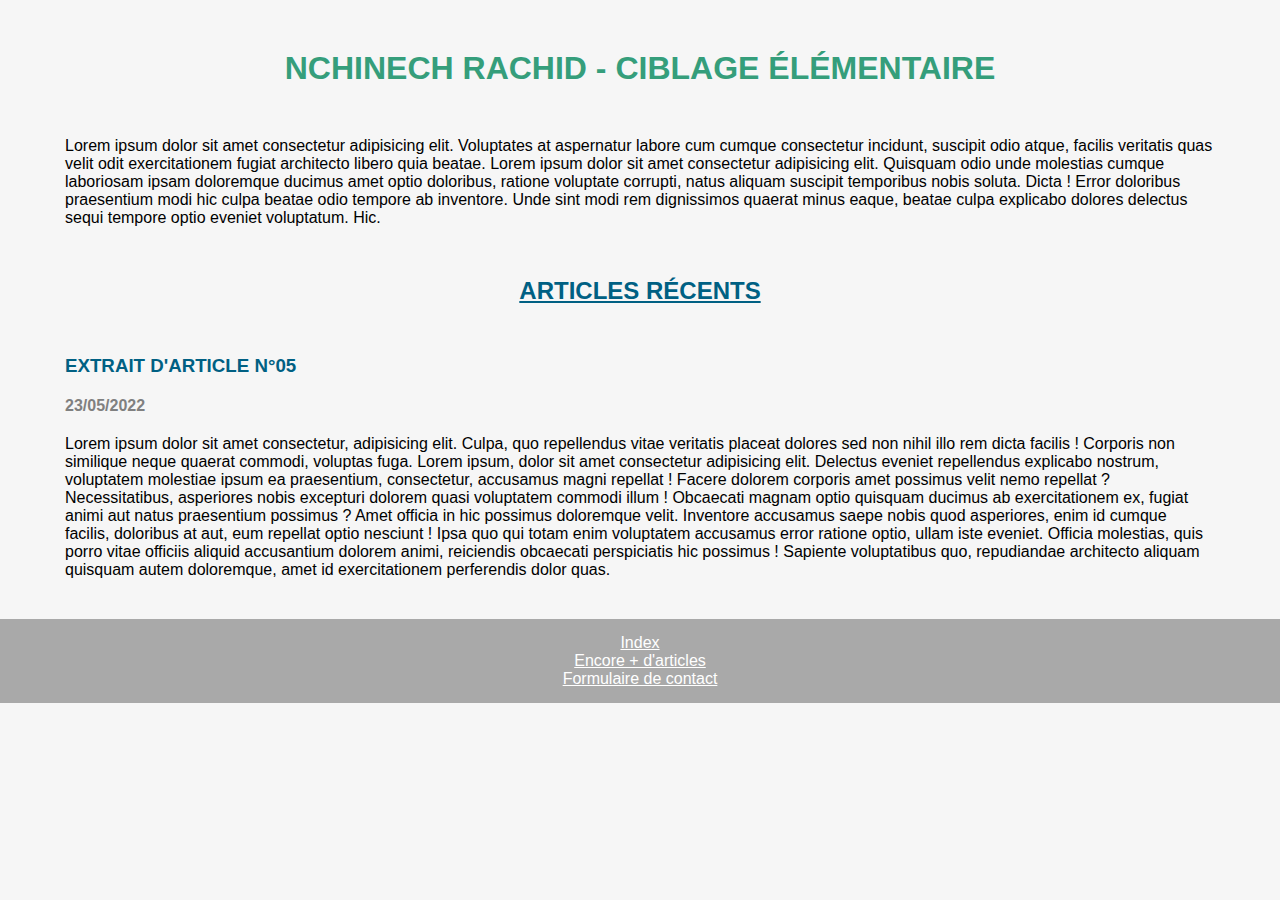
<file: TP_n°1_-_Les_sélecteurs/En_savoir_+.html>
<!DOCTYPE html>
<html lang="zxx">

<head>
    <meta charset="UTF-8">
    <meta http-equiv="X-UA-Compatible" content="IE=edge">
    <meta name="viewport" content="width=device-width, initial-scale=1.0">
    <meta name="Description" content="TP n°1 - En savoir + - N Rachid">
    <title>TP n°1 - En savoir + - N Rachid</title>
    <link rel="stylesheet" href="css/style.css">
    <link rel="icon" href="./image/index.png">
</head>

<body>
    <header>
        <h1 id="Titreh1" class="largemarge">Nchinech Rachid - Ciblage élémentaire</h1>
        <p class="largemarge">
                Lorem ipsum dolor sit amet consectetur adipisicing elit. Voluptates at aspernatur labore cum cumque
                consectetur incidunt, suscipit odio atque, facilis veritatis quas velit odit exercitationem fugiat
                architecto libero quia beatae. Lorem ipsum dolor sit amet consectetur adipisicing elit. Quisquam odio unde
                molestias cumque laboriosam ipsam doloremque ducimus amet optio doloribus, ratione voluptate corrupti, natus
                aliquam suscipit temporibus nobis soluta. Dicta&nbsp;!
                Error doloribus praesentium modi hic culpa beatae odio tempore ab inventore. Unde sint modi rem dignissimos
                quaerat minus eaque, beatae culpa explicabo dolores delectus sequi tempore optio eveniet voluptatum. Hic.
        </p>
    </header>

    <main class="largemarge">
        <h2 id="Sous-titreh2">Articles récents</h2>
        <article>
            <h3 class="largemarge">Extrait d'article n°05</h3>
            <p class="dateTime">
                23/05/2022
            </p>
            <p class="largemarge">
                Lorem ipsum dolor sit amet consectetur, adipisicing elit. Culpa, quo repellendus vitae veritatis placeat
                dolores sed non nihil illo rem dicta facilis&nbsp;! Corporis non similique neque quaerat commodi, voluptas fuga.
                Lorem ipsum, dolor sit amet consectetur adipisicing elit. Delectus eveniet repellendus explicabo nostrum,
                voluptatem molestiae ipsum ea praesentium, consectetur, accusamus magni repellat&nbsp;! Facere dolorem corporis
                amet possimus velit nemo repellat&nbsp;?
                Necessitatibus, asperiores nobis excepturi dolorem quasi voluptatem commodi illum&nbsp;! Obcaecati magnam optio
                quisquam ducimus ab exercitationem ex, fugiat animi aut natus praesentium possimus&nbsp;? Amet officia in hic
                possimus doloremque velit.
                Inventore accusamus saepe nobis quod asperiores, enim id cumque facilis, doloribus at aut, eum repellat
                optio nesciunt&nbsp;! Ipsa quo qui totam enim voluptatem accusamus error ratione optio, ullam iste eveniet.
                Officia molestias, quis porro vitae officiis aliquid accusantium dolorem animi, reiciendis obcaecati
                perspiciatis hic possimus&nbsp;! Sapiente voluptatibus quo, repudiandae architecto aliquam quisquam autem
                doloremque, amet id exercitationem perferendis dolor quas.
            </p>
        </article>
    </main>
    <footer>
        <div>
            <a target="_blank" href="./index.html" title="Redirection vers l'index">
                Index
            </a>
        </div>
        <div>
            <a target="_blank" href="./Encore_+_d’articles_!.html" title="Redirection vers Encore + d'articles !">
                Encore&nbsp;+ d'articles
            </a>
        </div>
        <div>
            <a target="_blank" href="./Formulaire_de_contact.html" title="Redirection vers le formulaire de contact">
                Formulaire de contact
            </a>
        </div>
    </footer>

</body>

</html>
</file>
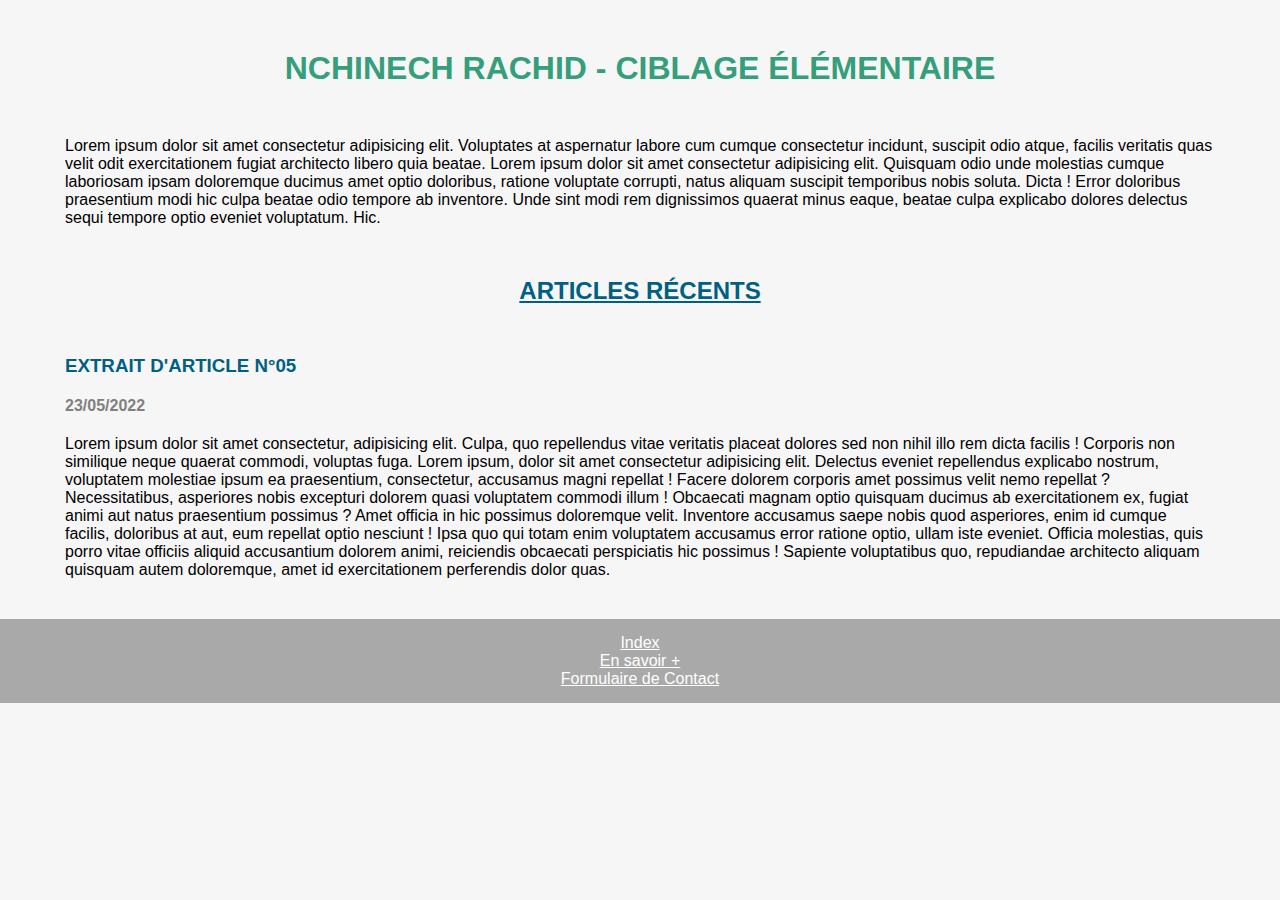
<file: TP_n°1_-_Les_sélecteurs/Encore_+_d’articles_!.html>
<!DOCTYPE html>
<html lang="zxx">

<head>
    <meta charset="UTF-8">
    <meta http-equiv="X-UA-Compatible" content="IE=edge">
    <meta name="viewport" content="width=device-width, initial-scale=1.0">
    <meta name="Description" content="TP n°1 - Encore + d'articles - N Rachid">
    <title>TP n°1 - Encore + d'articles - N Rachid</title>
    <link rel="stylesheet" href="css/style.css">
    <link rel="icon" href="./image/index.png">
</head>

<body>
    <header>
        <h1 id="Titreh1" class="largemarge">Nchinech Rachid - Ciblage élémentaire</h1>
        <p class="largemarge">
                Lorem ipsum dolor sit amet consectetur adipisicing elit. Voluptates at aspernatur labore cum cumque
                consectetur incidunt, suscipit odio atque, facilis veritatis quas velit odit exercitationem fugiat
                architecto libero quia beatae. Lorem ipsum dolor sit amet consectetur adipisicing elit. Quisquam odio unde
                molestias cumque laboriosam ipsam doloremque ducimus amet optio doloribus, ratione voluptate corrupti, natus
                aliquam suscipit temporibus nobis soluta. Dicta&nbsp;!
                Error doloribus praesentium modi hic culpa beatae odio tempore ab inventore. Unde sint modi rem dignissimos
                quaerat minus eaque, beatae culpa explicabo dolores delectus sequi tempore optio eveniet voluptatum. Hic.
        </p>
    </header>

    <main class="largemarge">
        <h2 id="Sous-titreh2">Articles récents</h2>
        <article>
            <h3 class="largemarge">Extrait d'article n°05</h3>
            <p class="dateTime">
                23/05/2022
            </p>
            <p class="largemarge">
                Lorem ipsum dolor sit amet consectetur, adipisicing elit. Culpa, quo repellendus vitae veritatis placeat
                dolores sed non nihil illo rem dicta facilis&nbsp;! Corporis non similique neque quaerat commodi, voluptas fuga.
                Lorem ipsum, dolor sit amet consectetur adipisicing elit. Delectus eveniet repellendus explicabo nostrum,
                voluptatem molestiae ipsum ea praesentium, consectetur, accusamus magni repellat&nbsp;! Facere dolorem corporis
                amet possimus velit nemo repellat&nbsp;?
                Necessitatibus, asperiores nobis excepturi dolorem quasi voluptatem commodi illum&nbsp;! Obcaecati magnam optio
                quisquam ducimus ab exercitationem ex, fugiat animi aut natus praesentium possimus&nbsp;? Amet officia in hic
                possimus doloremque velit.
                Inventore accusamus saepe nobis quod asperiores, enim id cumque facilis, doloribus at aut, eum repellat
                optio nesciunt&nbsp;! Ipsa quo qui totam enim voluptatem accusamus error ratione optio, ullam iste eveniet.
                Officia molestias, quis porro vitae officiis aliquid accusantium dolorem animi, reiciendis obcaecati
                perspiciatis hic possimus&nbsp;! Sapiente voluptatibus quo, repudiandae architecto aliquam quisquam autem
                doloremque, amet id exercitationem perferendis dolor quas.
            </p>
        </article>
        

    </main>
    <footer>
        <div>
            <a target="_blank" href="./index.html" title="Redirection vers l'index">
                Index
            </a>
        </div>
        <div>
            <a target="_blank" href="./En_savoir_+.html" title="Redirection vers En savoir&nbsp;+">
                En savoir&nbsp;+
            </a>
        </div>
        <div>
            <a target="_blank" href="./Formulaire_de_contact.html" title="Redirection vers le Formulaire de contact">
                Formulaire de Contact
            </a>
        </div>
    </footer>
</body>

</html>
</file>
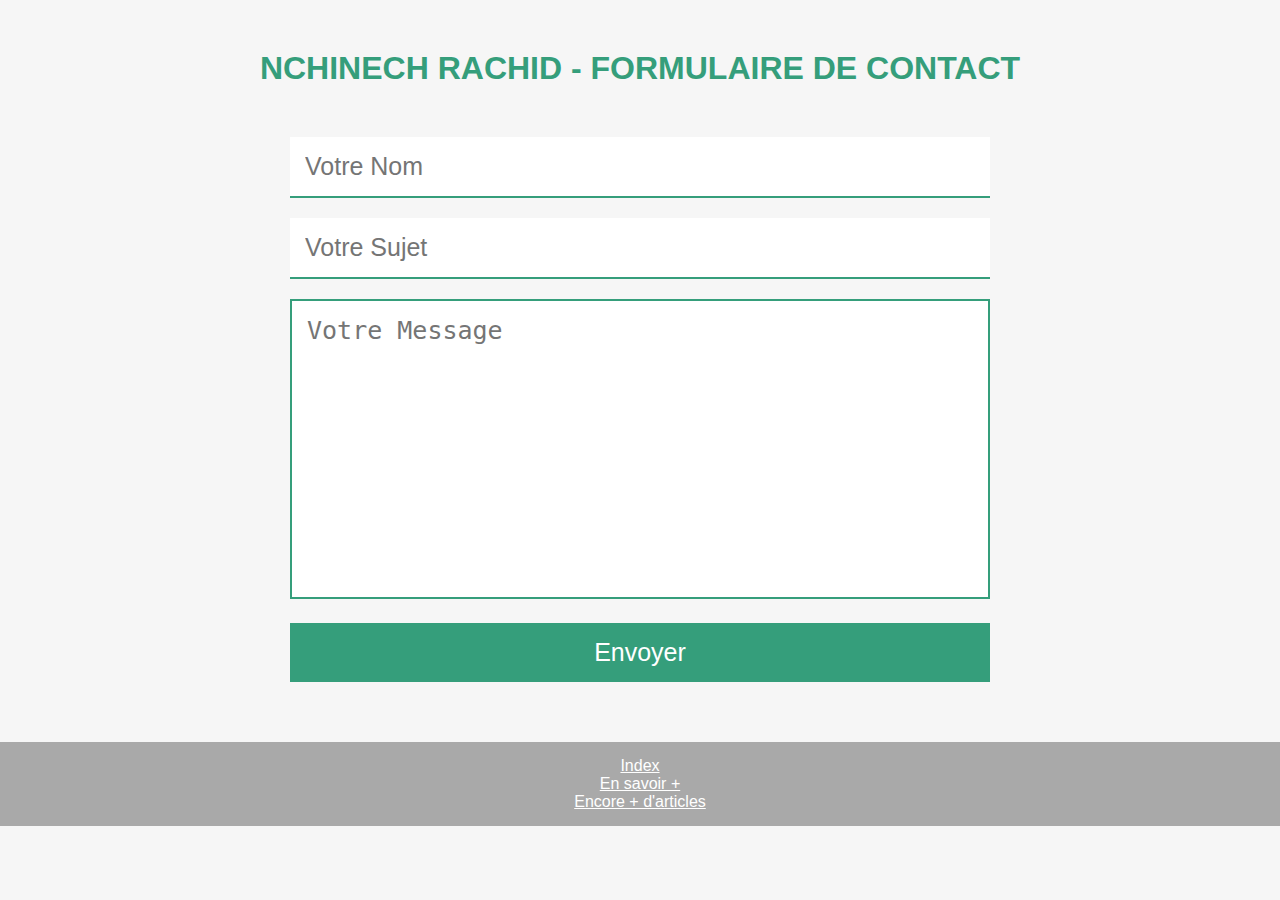
<file: TP_n°1_-_Les_sélecteurs/Formulaire_de_contact.html>
<!DOCTYPE html>
<html lang="fr">

<head>
    <meta charset="UTF-8">
    <meta http-equiv="X-UA-Compatible" content="IE=edge">
    <meta name="viewport" content="width=device-width, initial-scale=1.0">
    <meta name="Description" content="TP n°1 - Formulaire de contact - N Rachid">
    <title>TP n°1 - Formulaire de contact - N Rachid</title>
    <link rel="stylesheet" href="css/style.css">
    <link rel="icon" href="./image/index.png">
</head>

<body>
    <header>
            <!-- Remarque : Le h1 doit toujours être dans le header -->
        <h1 id="Titreh1">Nchinech Rachid - Formulaire de contact</h1> 
    </header>

    <main>
            <form action="#" method="post" class="largemarge">
                <div class="formulaire">
                    <input placeholder="Votre Nom" type="text" id="VotreNom" name="VotreNom">
                </div>
                <div class="formulaire">               
                    <input placeholder="Votre Sujet" type="text" id="VotreSujet" name="VotreSujet">
                </div>
                <div class="formulaire">                        
                    <textarea placeholder="Votre Message" name="VotreMessage" id="VotreMessage" cols="30" rows="10"></textarea>
                </div>
                <div class="formulaire">               
                    <input class="envoi" Value="Envoyer" type="button" id="Envoyer" name="Envoyer">
                </div>
            </form>
    </main>
    <footer>
        <div>
            <a target="_blank" href="./index.html" title="Redirection vers l'index">
                Index
            </a>
        </div>
        <div>
            <a target="_blank" href="./En_savoir_+.html" title="Redirection vers En savoir +">
                En savoir&nbsp;+
            </a>
        </div>
        <div>
            <a target="_blank" href="./Encore_+_d’articles_!.html" title="Redirection vers Encore + d'articles !">
                Encore&nbsp;+ d'articles
            </a>
        </div>
    </footer>
</body>
</html>
</file>
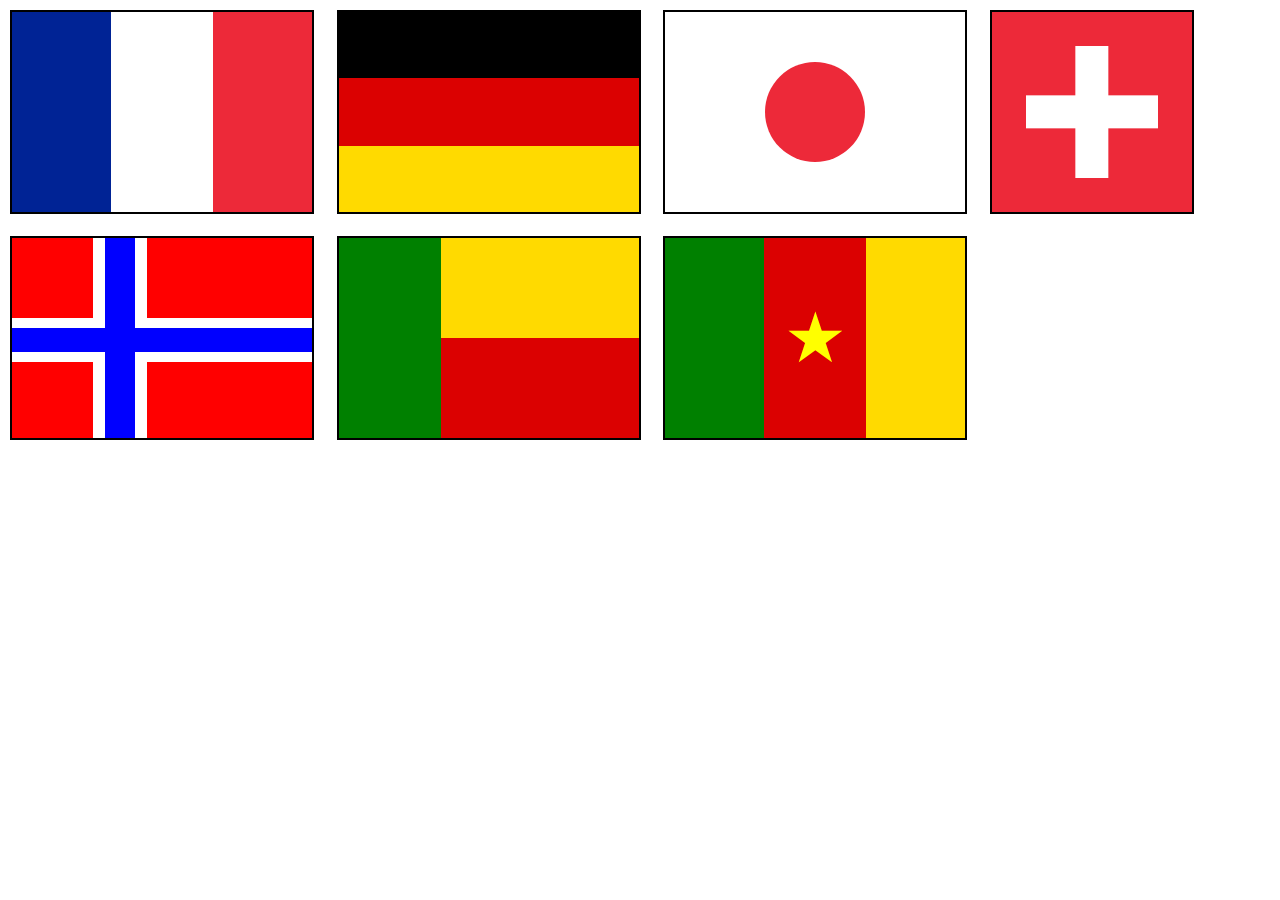
<file: TP_n°3_-_Le_positionnement/drapeaux.html>
<!DOCTYPE html>
<html lang="fr">
<head>
    <meta charset="UTF-8">
    <meta http-equiv="X-UA-Compatible" content="IE=edge">
    <meta name="viewport" content="width=device-width, initial-scale=1.0">
    <meta name="description" content="CSS TP3 - Drapeaux">
    <link rel="icon" href="./">
    <link rel="stylesheet" href="./css/drapeaux.css">
    <title>CSS TP3 - Drapeaux</title>
</head>

<body>
    <div class="flag1">
        <!-- Drapeau de la France -->
    </div>
        
    <div class="flag2">
        <!-- Drapeau de l'Allemagne -->
    </div>

    <div class="flag3">
        <!-- Drapeau du Japon -->
    </div>
    
    <div class="flag4">
        <!-- Drapeau de la Suisse -->
    </div>
    
    <div class="flag5">
        <!-- Drapeau de la Norvège -->
    </div>
    
    <div class="flag6">
        <!-- Drapeau du Bénin -->
    </div>
    
    <div class="flag7">
        <!-- Drapeau du Cameroun -->
    </div>

</body>
</html>
</file>
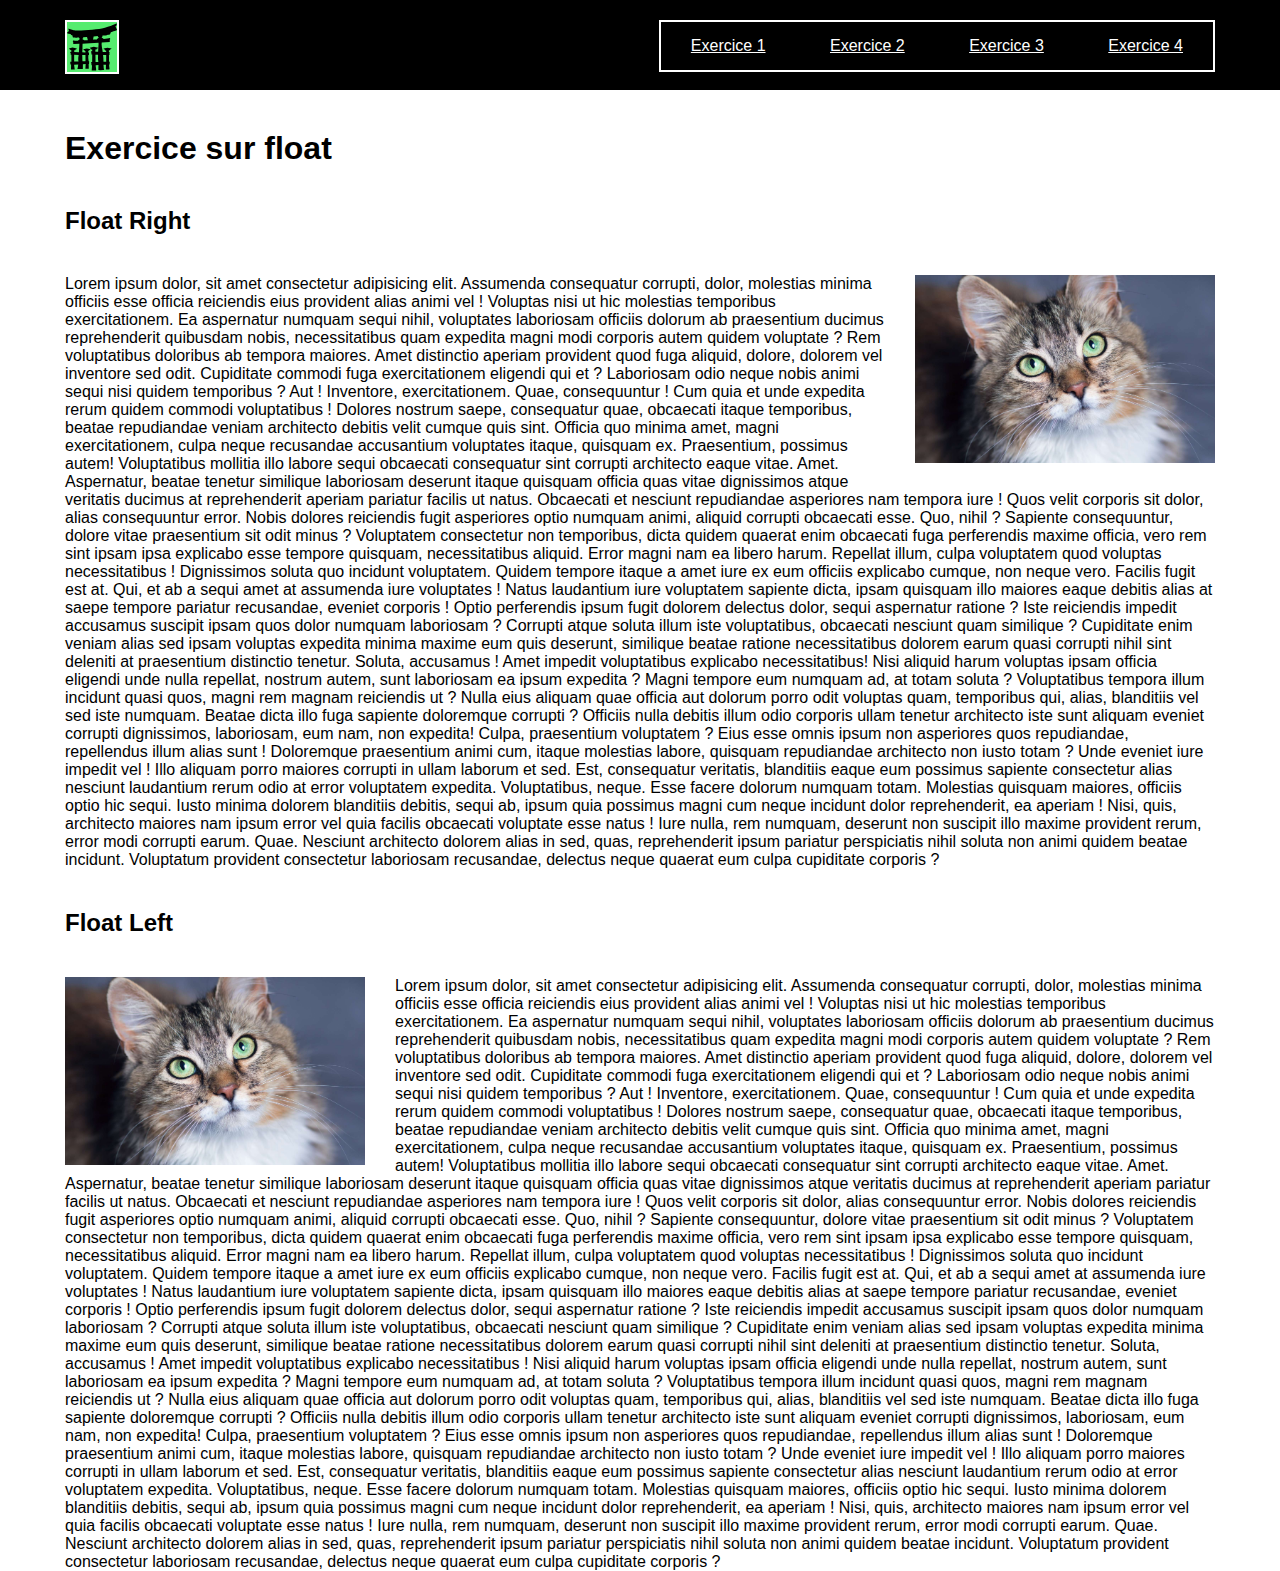
<file: TP_n°3_-_Le_positionnement/exo2_(float).html>
<!DOCTYPE html>
<html lang="zxx">

<head>
    <meta charset="UTF-8">
    <meta http-equiv="X-UA-Compatible" content="IE=edge">
    <meta name="viewport" content="width=device-width, initial-scale=1.0">
    <meta name="description" content="TP3 CSS EXO1 - FLOAT">
    <link rel="icon" href="src/icons/send.png">
    <link rel="stylesheet" href="./css/exo2.css">
    <title>Nchinech Rachid - TP n°3 CSS - Exercice n°2 - FLOAT</title>
</head>

<body>

    <header>
        <!-- Menu de navigation -->
        <nav>
            <img src="./logo/jinja.svg" alt="Logo du site">
            <ul>
                <li><a href="#" title="Redirection vers Exercice 1">Exercice 1</a></li>
                <li><a href="#" title="Redirection vers Exercice 2">Exercice 2</a></li>
                <li><a href="#" title="Redirection vers Exercice 3">Exercice 3</a></li>
                <li><a href="#" title="Redirection vers Exercice 4">Exercice 4</a></li>
            </ul>
        </nav>
    </header>

    <main>
        <h1>Exercice sur float</h1>

        <article id="1">
            <h2>Float Right</h2>
            <div class="imageFlottanteDroite">
                <img src="src/img/chat.jpg" alt="photo de chat">
            </div>
            <div class="justeLeTexte">
                <p>
                    Lorem ipsum dolor, sit amet consectetur adipisicing elit. Assumenda consequatur corrupti, dolor,
                    molestias minima officiis esse officia reiciendis eius provident alias animi vel&nbsp;! Voluptas nisi ut
                    hic molestias temporibus exercitationem.
                    Ea aspernatur numquam sequi nihil, voluptates laboriosam officiis dolorum ab praesentium ducimus
                    reprehenderit quibusdam nobis, necessitatibus quam expedita magni modi corporis autem quidem
                    voluptate&nbsp;? Rem voluptatibus doloribus ab tempora maiores.
                    Amet distinctio aperiam provident quod fuga aliquid, dolore, dolorem vel inventore sed odit.
                    Cupiditate commodi fuga exercitationem eligendi qui et&nbsp;? Laboriosam odio neque nobis animi sequi nisi
                    quidem temporibus&nbsp;? Aut&nbsp;!
                    Inventore, exercitationem. Quae, consequuntur&nbsp;! Cum quia et unde expedita rerum quidem commodi
                    voluptatibus&nbsp;! Dolores nostrum saepe, consequatur quae, obcaecati itaque temporibus, beatae
                    repudiandae veniam architecto debitis velit cumque quis sint.
                    Officia quo minima amet, magni exercitationem, culpa neque recusandae accusantium voluptates itaque,
                    quisquam ex. Praesentium, possimus autem! Voluptatibus mollitia illo labore sequi obcaecati
                    consequatur sint corrupti architecto eaque vitae. Amet.
                    Aspernatur, beatae tenetur similique laboriosam deserunt itaque quisquam officia quas vitae
                    dignissimos atque veritatis ducimus at reprehenderit aperiam pariatur facilis ut natus. Obcaecati et
                    nesciunt repudiandae asperiores nam tempora iure&nbsp;!
                    Quos velit corporis sit dolor, alias consequuntur error. Nobis dolores reiciendis fugit asperiores
                    optio numquam animi, aliquid corrupti obcaecati esse. Quo, nihil&nbsp;? Sapiente consequuntur, dolore
                    vitae praesentium sit odit minus&nbsp;?
                    Voluptatem consectetur non temporibus, dicta quidem quaerat enim obcaecati fuga perferendis maxime
                    officia, vero rem sint ipsam ipsa explicabo esse tempore quisquam, necessitatibus aliquid. Error
                    magni nam ea libero harum.
                    Repellat illum, culpa voluptatem quod voluptas necessitatibus&nbsp;! Dignissimos soluta quo incidunt
                    voluptatem. Quidem tempore itaque a amet iure ex eum officiis explicabo cumque, non neque vero.
                    Facilis fugit est at.
                    Qui, et ab a sequi amet at assumenda iure voluptates&nbsp;! Natus laudantium iure voluptatem sapiente
                    dicta, ipsam quisquam illo maiores eaque debitis alias at saepe tempore pariatur recusandae, eveniet
                    corporis&nbsp;!
                    Optio perferendis ipsum fugit dolorem delectus dolor, sequi aspernatur ratione&nbsp;? Iste reiciendis
                    impedit accusamus suscipit ipsam quos dolor numquam laboriosam&nbsp;? Corrupti atque soluta illum iste
                    voluptatibus, obcaecati nesciunt quam similique&nbsp;?
                    Cupiditate enim veniam alias sed ipsam voluptas expedita minima maxime eum quis deserunt, similique
                    beatae ratione necessitatibus dolorem earum quasi corrupti nihil sint deleniti at praesentium
                    distinctio tenetur. Soluta, accusamus&nbsp;!
                    Amet impedit voluptatibus explicabo necessitatibus! Nisi aliquid harum voluptas ipsam officia
                    eligendi unde nulla repellat, nostrum autem, sunt laboriosam ea ipsum expedita&nbsp;? Magni tempore eum
                    numquam ad, at totam soluta&nbsp;?
                    Voluptatibus tempora illum incidunt quasi quos, magni rem magnam reiciendis ut&nbsp;? Nulla eius aliquam
                    quae officia aut dolorum porro odit voluptas quam, temporibus qui, alias, blanditiis vel sed iste
                    numquam.
                    Beatae dicta illo fuga sapiente doloremque corrupti&nbsp;? Officiis nulla debitis illum odio corporis
                    ullam tenetur architecto iste sunt aliquam eveniet corrupti dignissimos, laboriosam, eum nam, non
                    expedita! Culpa, praesentium voluptatem&nbsp;?
                    Eius esse omnis ipsum non asperiores quos repudiandae, repellendus illum alias sunt&nbsp;! Doloremque
                    praesentium animi cum, itaque molestias labore, quisquam repudiandae architecto non iusto totam&nbsp;?
                    Unde eveniet iure impedit vel&nbsp;!
                    Illo aliquam porro maiores corrupti in ullam laborum et sed. Est, consequatur veritatis, blanditiis
                    eaque eum possimus sapiente consectetur alias nesciunt laudantium rerum odio at error voluptatem
                    expedita. Voluptatibus, neque.
                    Esse facere dolorum numquam totam. Molestias quisquam maiores, officiis optio hic sequi. Iusto
                    minima dolorem blanditiis debitis, sequi ab, ipsum quia possimus magni cum neque incidunt dolor
                    reprehenderit, ea aperiam&nbsp;!
                    Nisi, quis, architecto maiores nam ipsum error vel quia facilis obcaecati voluptate esse natus&nbsp;! Iure
                    nulla, rem numquam, deserunt non suscipit illo maxime provident rerum, error modi corrupti earum.
                    Quae.
                    Nesciunt architecto dolorem alias in sed, quas, reprehenderit ipsum pariatur perspiciatis nihil
                    soluta non animi quidem beatae incidunt. Voluptatum provident consectetur laboriosam recusandae,
                    delectus neque quaerat eum culpa cupiditate corporis&nbsp;?
                </p>
            </div>
        </article>


        <article id="2">
            <h2>Float Left</h2>
            <div class="imageFlottanteGauche">
                <img src="src/img/chat.jpg" alt="photo de chat"></div>
            <div class="justeLeTexte">
                <p>
                    Lorem ipsum dolor, sit amet consectetur adipisicing elit. Assumenda consequatur corrupti, dolor,
                    molestias minima officiis esse officia reiciendis eius provident alias animi vel&nbsp;! Voluptas nisi ut
                    hic molestias temporibus exercitationem.
                    Ea aspernatur numquam sequi nihil, voluptates laboriosam officiis dolorum ab praesentium ducimus
                    reprehenderit quibusdam nobis, necessitatibus quam expedita magni modi corporis autem quidem
                    voluptate&nbsp;? Rem voluptatibus doloribus ab tempora maiores.
                    Amet distinctio aperiam provident quod fuga aliquid, dolore, dolorem vel inventore sed odit.
                    Cupiditate commodi fuga exercitationem eligendi qui et&nbsp;? Laboriosam odio neque nobis animi sequi nisi
                    quidem temporibus&nbsp;? Aut&nbsp;!
                    Inventore, exercitationem. Quae, consequuntur&nbsp;! Cum quia et unde expedita rerum quidem commodi
                    voluptatibus&nbsp;! Dolores nostrum saepe, consequatur quae, obcaecati itaque temporibus, beatae
                    repudiandae veniam architecto debitis velit cumque quis sint.
                    Officia quo minima amet, magni exercitationem, culpa neque recusandae accusantium voluptates itaque,
                    quisquam ex. Praesentium, possimus autem! Voluptatibus mollitia illo labore sequi obcaecati
                    consequatur sint corrupti architecto eaque vitae. Amet.
                    Aspernatur, beatae tenetur similique laboriosam deserunt itaque quisquam officia quas vitae
                    dignissimos atque veritatis ducimus at reprehenderit aperiam pariatur facilis ut natus. Obcaecati et
                    nesciunt repudiandae asperiores nam tempora iure&nbsp;!
                    Quos velit corporis sit dolor, alias consequuntur error. Nobis dolores reiciendis fugit asperiores
                    optio numquam animi, aliquid corrupti obcaecati esse. Quo, nihil&nbsp;? Sapiente consequuntur, dolore
                    vitae praesentium sit odit minus&nbsp;?
                    Voluptatem consectetur non temporibus, dicta quidem quaerat enim obcaecati fuga perferendis maxime
                    officia, vero rem sint ipsam ipsa explicabo esse tempore quisquam, necessitatibus aliquid. Error
                    magni nam ea libero harum.
                    Repellat illum, culpa voluptatem quod voluptas necessitatibus&nbsp;! Dignissimos soluta quo incidunt
                    voluptatem. Quidem tempore itaque a amet iure ex eum officiis explicabo cumque, non neque vero.
                    Facilis fugit est at.
                    Qui, et ab a sequi amet at assumenda iure voluptates&nbsp;! Natus laudantium iure voluptatem sapiente
                    dicta, ipsam quisquam illo maiores eaque debitis alias at saepe tempore pariatur recusandae, eveniet
                    corporis&nbsp;!
                    Optio perferendis ipsum fugit dolorem delectus dolor, sequi aspernatur ratione&nbsp;? Iste reiciendis
                    impedit accusamus suscipit ipsam quos dolor numquam laboriosam&nbsp;? Corrupti atque soluta illum iste
                    voluptatibus, obcaecati nesciunt quam similique&nbsp;?
                    Cupiditate enim veniam alias sed ipsam voluptas expedita minima maxime eum quis deserunt, similique
                    beatae ratione necessitatibus dolorem earum quasi corrupti nihil sint deleniti at praesentium
                    distinctio tenetur. Soluta, accusamus&nbsp;!
                    Amet impedit voluptatibus explicabo necessitatibus&nbsp;! Nisi aliquid harum voluptas ipsam officia
                    eligendi unde nulla repellat, nostrum autem, sunt laboriosam ea ipsum expedita&nbsp;? Magni tempore eum
                    numquam ad, at totam soluta&nbsp;?
                    Voluptatibus tempora illum incidunt quasi quos, magni rem magnam reiciendis ut&nbsp;? Nulla eius aliquam
                    quae officia aut dolorum porro odit voluptas quam, temporibus qui, alias, blanditiis vel sed iste
                    numquam.
                    Beatae dicta illo fuga sapiente doloremque corrupti&nbsp;? Officiis nulla debitis illum odio corporis
                    ullam tenetur architecto iste sunt aliquam eveniet corrupti dignissimos, laboriosam, eum nam, non
                    expedita! Culpa, praesentium voluptatem&nbsp;?
                    Eius esse omnis ipsum non asperiores quos repudiandae, repellendus illum alias sunt&nbsp;! Doloremque
                    praesentium animi cum, itaque molestias labore, quisquam repudiandae architecto non iusto totam&nbsp;?
                    Unde eveniet iure impedit vel&nbsp;!
                    Illo aliquam porro maiores corrupti in ullam laborum et sed. Est, consequatur veritatis, blanditiis
                    eaque eum possimus sapiente consectetur alias nesciunt laudantium rerum odio at error voluptatem
                    expedita. Voluptatibus, neque.
                    Esse facere dolorum numquam totam. Molestias quisquam maiores, officiis optio hic sequi. Iusto
                    minima dolorem blanditiis debitis, sequi ab, ipsum quia possimus magni cum neque incidunt dolor
                    reprehenderit, ea aperiam&nbsp;!
                    Nisi, quis, architecto maiores nam ipsum error vel quia facilis obcaecati voluptate esse natus&nbsp;! Iure
                    nulla, rem numquam, deserunt non suscipit illo maxime provident rerum, error modi corrupti earum.
                    Quae.
                    Nesciunt architecto dolorem alias in sed, quas, reprehenderit ipsum pariatur perspiciatis nihil
                    soluta non animi quidem beatae incidunt. Voluptatum provident consectetur laboriosam recusandae,
                    delectus neque quaerat eum culpa cupiditate corporis&nbsp;?
                </p>
            </div>
        </article>

    </main>

</body>

</html>
</file>
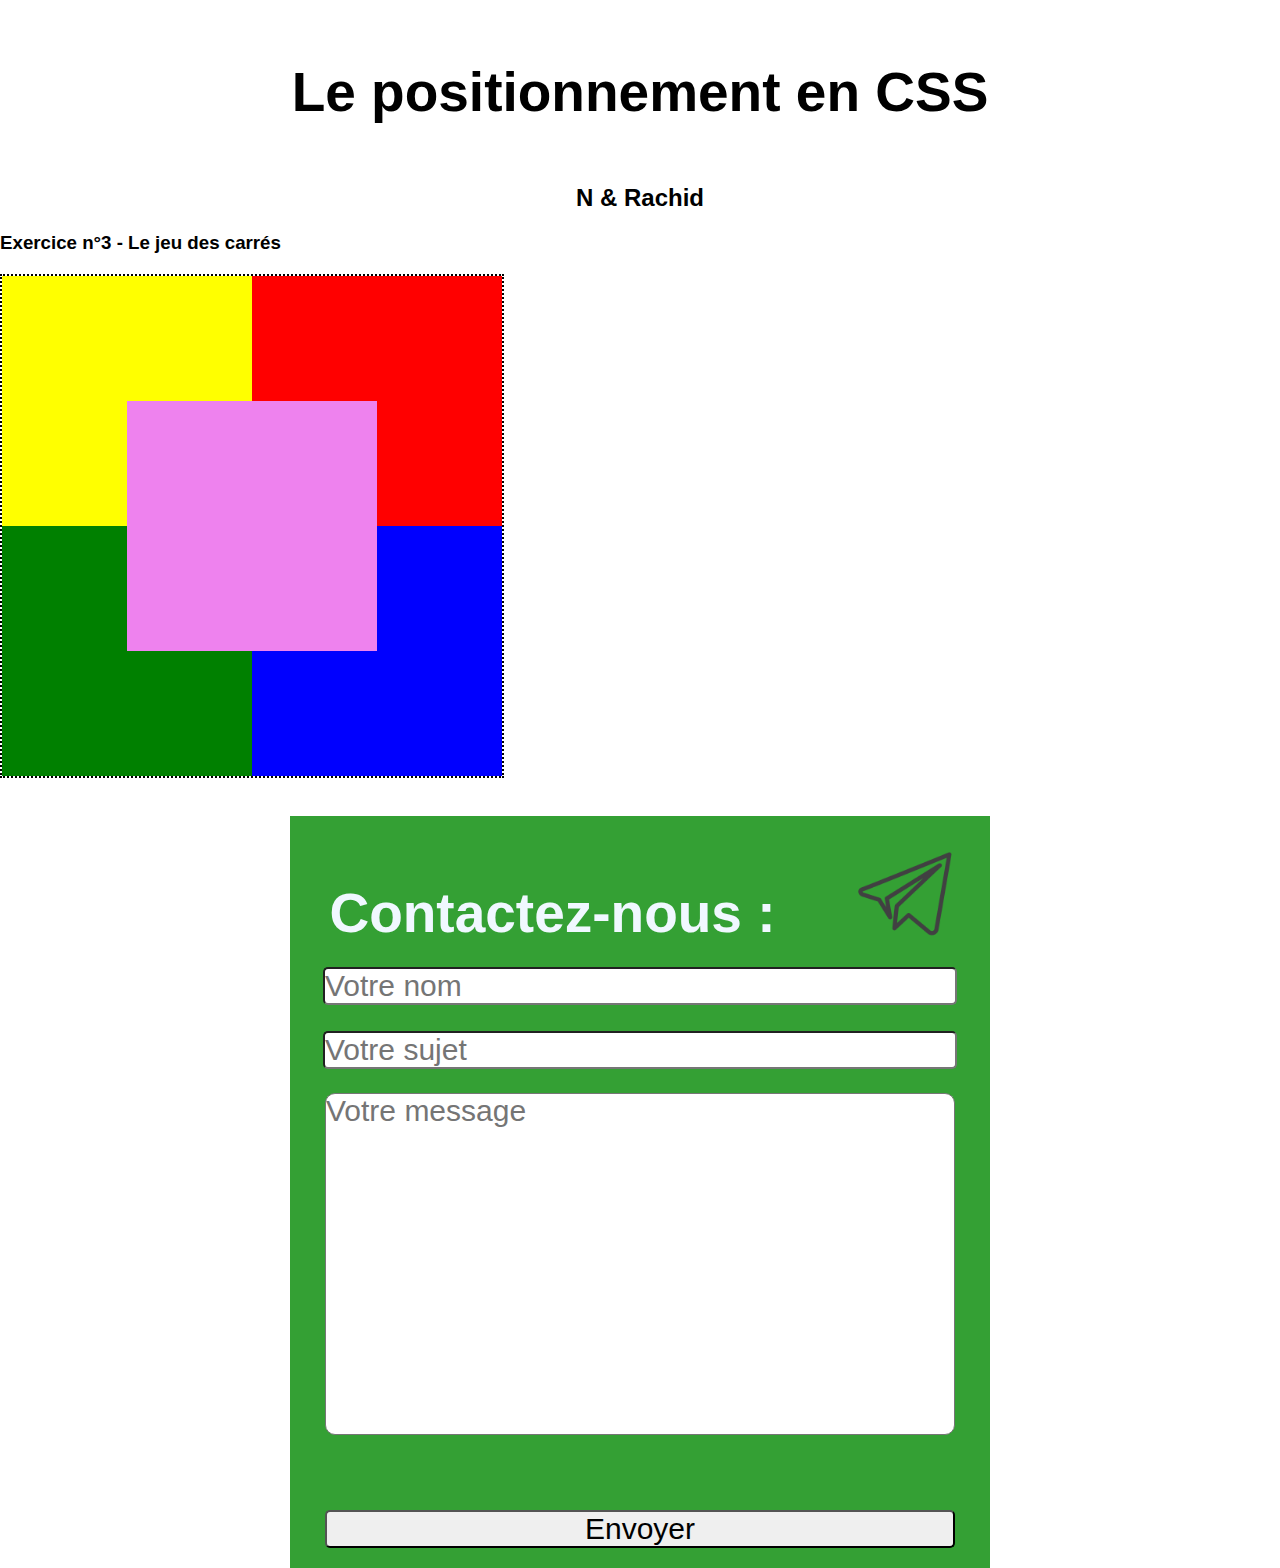
<file: TP_n°3_-_Le_positionnement/exo3_-_relative_absolute.html>
<!DOCTYPE html>
<html lang="fr">
<head>
    <meta charset="UTF-8">
    <meta http-equiv="X-UA-Compatible" content="IE=edge">
    <meta name="viewport" content="width=device-width, initial-scale=1.0">
    <meta name="description" content="CSS TP3 - Positionnement">
    <link rel="icon" href="./src/icons/send.png">
    <link rel="stylesheet" href="./css/exo3 - relative absolute.css">
    <title>CSS TP3 - Positionnement</title>
</head>
<body>
    <!-- Réaliser le pikachu des 25 ans -->
    <header>
        <h1>Le positionnement en CSS</h1>
    </header>
    <main>
        <h2>N & Rachid</h2>
        <h3>Exercice n°3 - Le jeu des carrés</h3>
        <div class="exoUnContainer">
            <div class="carre carreViolet"></div>
            <div class="carre carreRouge"></div>
            <div class="carre carreJaune"></div>
            <div class="carre carreBleu"></div>
            <div class="carre carreVert"></div>
        </div>
        <br>
        <!-- A partir d'ici le formulaire -->
        <form action="#" method="post">
            <img src="./src/icons/send.png" alt="Envoyer">
            <div>Contactez-nous&nbsp;:</div>
            <div>
                <input type="text" placeholder="Votre nom">
            </div>
            <div>
                <input type="text" placeholder="Votre sujet">
            </div>
            <div>
                <textarea placeholder="Votre message" name="votreMessage" id="votreMessage" cols="30" rows="10"></textarea>
            </div>
            <div>
                <input type="button" Value="Envoyer">
            </div>
        </form>
    </main>

</body>
</html>
</file>
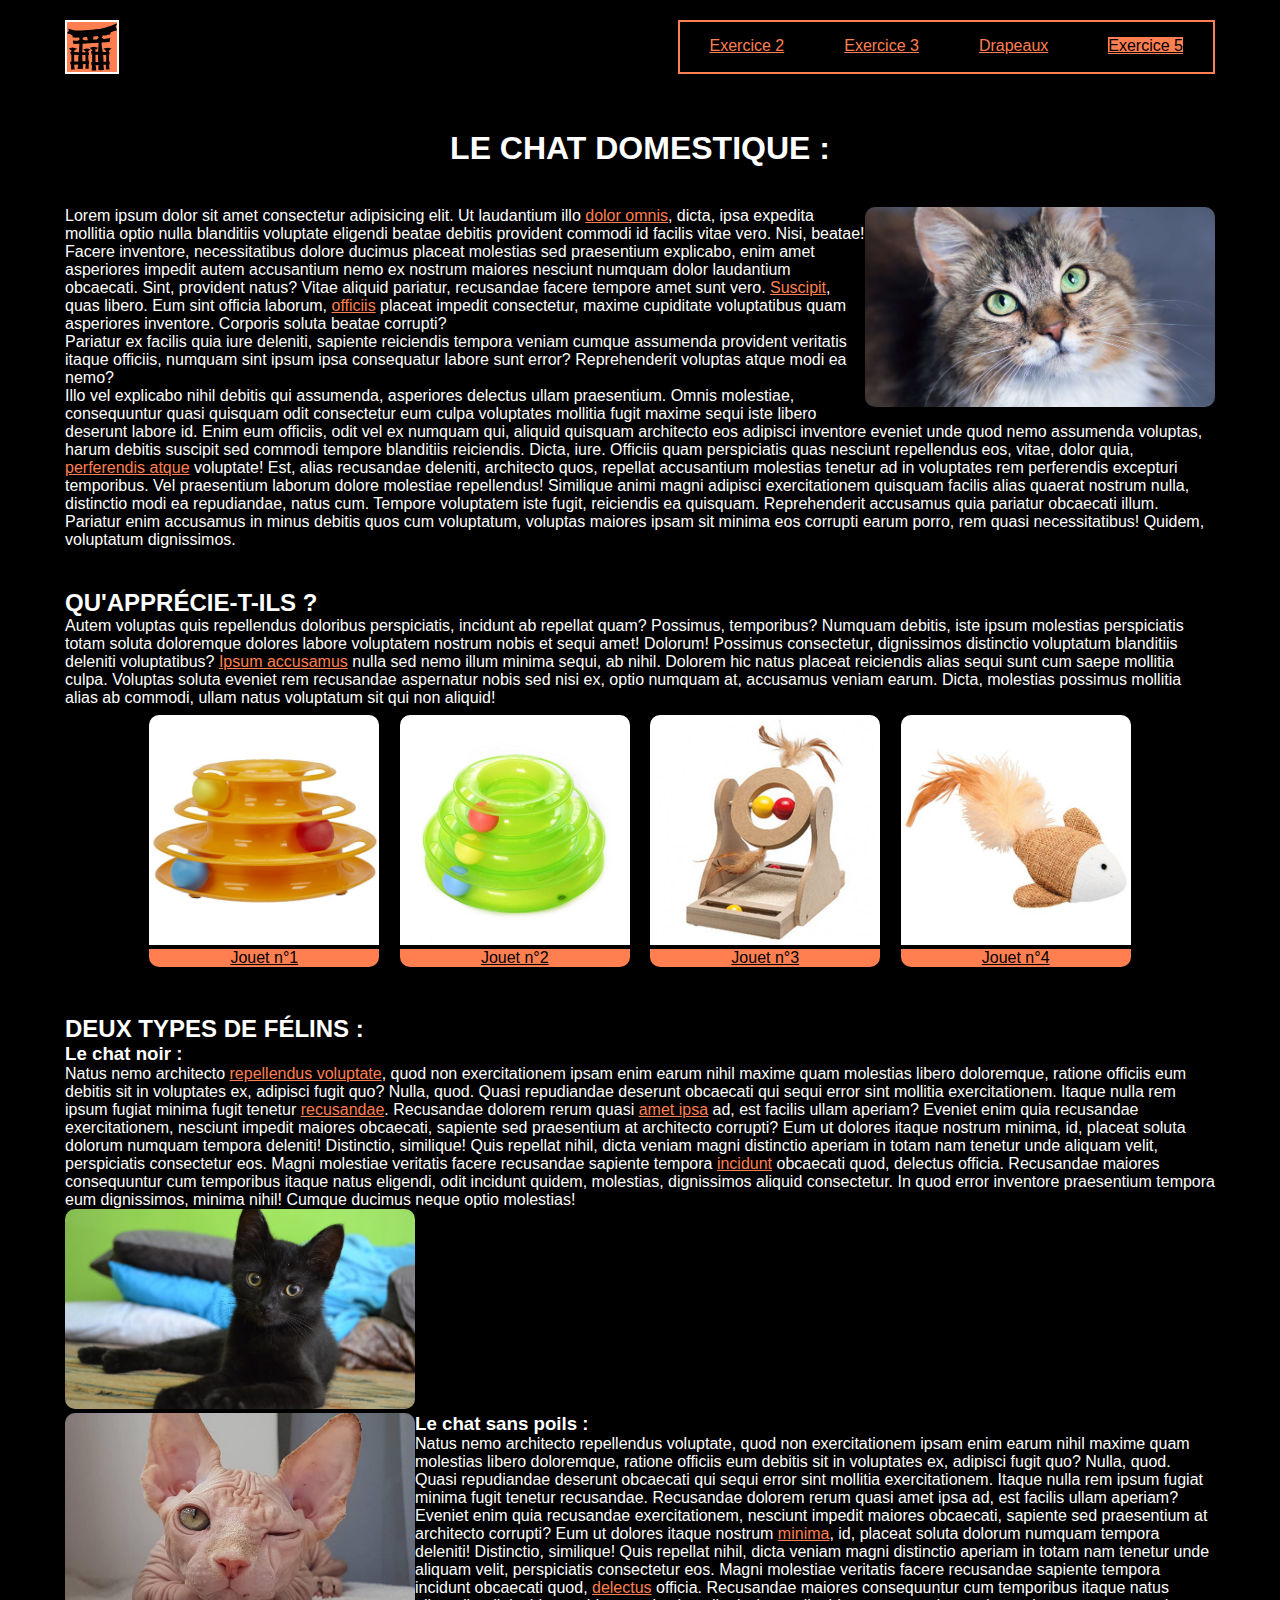
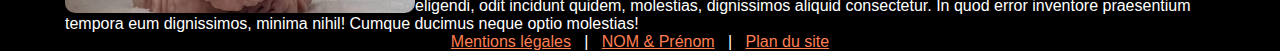
<file: TP_n°3_-_Le_positionnement/exo5_-_récapitulatif.html>
<!DOCTYPE html>
<html lang="fr">
<head>
    <meta charset="UTF-8">
    <meta http-equiv="X-UA-Compatible" content="IE=edge">
    <meta name="viewport" content="width=device-width, initial-scale=1.0">
    <meta name="description" content="CSS TP3 - Positionnement">
    <link rel="icon" href="./src/icons/send.png">
    <link rel="stylesheet" href="./css/exo5.css">
    <title>CSS TP3 - Positionnement (exo 5)</title>
</head>

<body>
    <header>
        <nav>
            <img src="./logo/jinja.svg" alt="Logo du site">
            <ul>
                <li><a href="./exo2 (float).html" title="Redirection exercice 2">Exercice 2</a></li>
                <li><a href="./exo3 - relative absolute.html" title="Redirection vers l'exercice n°3">Exercice 3</a></li>
                <li><a href="./drapeaux.html" title="Redirection vers l'exercice sur les drapeaux">Drapeaux</a></li>
                <li><a href="#" title="Page actuelle">Exercice 5</a></li>
            </ul>
        </nav>
    </header>

    <main>
        <h1>Le chat domestique&nbsp;:</h1>
        <article>
            <div class="illustration-floatRight">
                <img src="./src/img/chat.jpg" alt="Photo de chat">
            </div>
            <div class="introText">
                <p>Lorem ipsum dolor sit amet consectetur adipisicing elit. Ut laudantium illo <a href="#" title="Redirection vers ...">dolor omnis</a>, dicta, ipsa expedita mollitia optio nulla blanditiis voluptate eligendi beatae debitis provident commodi id facilis vitae vero.
                Nisi, beatae! Facere inventore, necessitatibus dolore ducimus placeat molestias sed praesentium explicabo, enim amet asperiores impedit autem accusantium nemo ex nostrum maiores nesciunt numquam dolor laudantium obcaecati. Sint, provident natus?
                Vitae aliquid pariatur, recusandae facere tempore amet sunt vero. <a href="#" title="Redirection vers ...">Suscipit</a>, quas libero. Eum sint officia laborum, <a href="#" title="Redirection vers ...">officiis</a> placeat impedit consectetur, maxime cupiditate voluptatibus quam asperiores inventore. Corporis soluta beatae corrupti?</p>

                <p>Pariatur ex facilis quia iure deleniti, sapiente reiciendis tempora veniam cumque assumenda provident veritatis itaque officiis, numquam sint ipsum ipsa consequatur labore sunt error? Reprehenderit voluptas atque modi ea nemo?</p>

                <p>Illo vel explicabo nihil debitis qui assumenda, asperiores delectus ullam praesentium. Omnis molestiae, consequuntur quasi quisquam odit consectetur eum culpa voluptates mollitia fugit maxime sequi iste libero deserunt labore id.
                Enim eum officiis, odit vel ex numquam qui, aliquid quisquam architecto eos adipisci inventore eveniet unde quod nemo assumenda voluptas, harum debitis suscipit sed commodi tempore blanditiis reiciendis. Dicta, iure.
                Officiis quam perspiciatis quas nesciunt repellendus eos, vitae, dolor quia, <a href="#" title="Redirection vers ...">perferendis atque</a> voluptate! Est, alias recusandae deleniti, architecto quos, repellat accusantium molestias tenetur ad in voluptates rem perferendis excepturi temporibus.
                Vel praesentium laborum dolore molestiae repellendus! Similique animi magni adipisci exercitationem quisquam facilis alias quaerat nostrum nulla, distinctio modi ea repudiandae, natus cum. Tempore voluptatem iste fugit, reiciendis ea quisquam.
                Reprehenderit accusamus quia pariatur obcaecati illum. Pariatur enim accusamus in minus debitis quos cum voluptatum, voluptas maiores ipsam sit minima eos corrupti earum porro, rem quasi necessitatibus! Quidem, voluptatum dignissimos.</p>
            </div>

            <h2>Qu'apprécie-t-ils ? </h2>
            <p>Autem voluptas quis repellendus doloribus perspiciatis, incidunt ab repellat quam? Possimus, temporibus? Numquam debitis, iste ipsum molestias perspiciatis totam soluta doloremque dolores labore voluptatem nostrum nobis et sequi amet! Dolorum!
            Possimus consectetur, dignissimos distinctio voluptatum blanditiis deleniti voluptatibus? <a href="#" title="Redirection vers ...">Ipsum accusamus</a> nulla sed nemo illum minima sequi, ab nihil. Dolorem hic natus placeat reiciendis alias sequi sunt cum saepe mollitia culpa.
            Voluptas soluta eveniet rem recusandae aspernatur nobis sed nisi ex, optio numquam at, accusamus veniam earum. Dicta, molestias possimus mollitia alias ab commodi, ullam natus voluptatum sit qui non aliquid!</p>
            
            <div class="inline-blocks-container">
                <figure class="inline-block">
                    <img src="src/img/jouet.jpg">
                    <figcaption>
                        <a href="#" title="Redirection vers Amazon...">Jouet n°1</a>
                    </figcaption>
                </figure>
                <figure class="inline-block">
                    <img src="src/img/jouet2.jpg">
                    <figcaption>
                        <a href="#" title="Redirection vers Amazon...">Jouet n°2</a>
                    </figcaption>
                </figure>
                <figure class="inline-block">
                    <img src="src/img/jouet3.jpg">
                    <figcaption>
                        <a href="#" title="Redirection vers Amazon...">Jouet n°3</a>
                    </figcaption>
                </figure>
                <figure class="inline-block">
                    <img src="src/img/jouet4.jpg">
                    <figcaption>
                        <a href="#" title="Redirection vers Amazon...">Jouet n°4</a>
                    </figcaption>
                </figure>
            </div>

            <h2>Deux types de félins :</h2>
            <div class="inline-scnd-container">
                <div class="inline-scnd">
                    <h3>Le chat noir :</h3>
                    <p>Natus nemo architecto <a href="#" title="Redirection vers ...">repellendus voluptate</a>, quod non exercitationem ipsam enim earum nihil maxime quam molestias libero doloremque, ratione officiis eum debitis sit in voluptates ex, adipisci fugit quo? Nulla, quod.
                    Quasi repudiandae deserunt obcaecati qui sequi error sint mollitia exercitationem. Itaque nulla rem ipsum fugiat minima fugit tenetur <a href="#" title="Redirection vers ...">recusandae</a>. Recusandae dolorem rerum quasi <a href="#" title="Redirection vers ...">amet ipsa</a> ad, est facilis ullam aperiam?
                    Eveniet enim quia recusandae exercitationem, nesciunt impedit maiores obcaecati, sapiente sed praesentium at architecto corrupti? Eum ut dolores itaque nostrum minima, id, placeat soluta dolorum numquam tempora deleniti! Distinctio, similique!
                    Quis repellat nihil, dicta veniam magni distinctio aperiam in totam nam tenetur unde aliquam velit, perspiciatis consectetur eos. Magni molestiae veritatis facere recusandae sapiente tempora <a href="#" title="Redirection vers ....">incidunt</a> obcaecati quod, delectus officia.
                    Recusandae maiores consequuntur cum temporibus itaque natus eligendi, odit incidunt quidem, molestias, dignissimos aliquid consectetur. In quod error inventore praesentium tempora eum dignissimos, minima nihil! Cumque ducimus neque optio molestias!
                    </p>
                </div>

                <div class="inline-scnd">
                    <img src="./src/img/chaton-noir.jpg" alt="Photo de chat noir">
                </div>
            </div>

            <div class="inline-scnd-container">
                <div class="inline-scnd">
                    <img src="./src/img/chat-sans-poils.jpg" alt="Photo de chat noir">
                </div>

                <div class="inline-scnd">
                    <h3>Le chat sans poils :</h3>
                    <p>Natus nemo architecto repellendus voluptate, quod non exercitationem ipsam enim earum nihil maxime quam molestias libero doloremque, ratione officiis eum debitis sit in voluptates ex, adipisci fugit quo? Nulla, quod.
                        Quasi repudiandae deserunt obcaecati qui sequi error sint mollitia exercitationem. Itaque nulla rem ipsum fugiat minima fugit tenetur recusandae. Recusandae dolorem rerum quasi amet ipsa ad, est facilis ullam aperiam?
                        Eveniet enim quia recusandae exercitationem, nesciunt impedit maiores obcaecati, sapiente sed praesentium at architecto corrupti? Eum ut dolores itaque nostrum <a href="#" title="Redirection vers ....">minima</a>, id, placeat soluta dolorum numquam tempora deleniti! Distinctio, similique!
                        Quis repellat nihil, dicta veniam magni distinctio aperiam in totam nam tenetur unde aliquam velit, perspiciatis consectetur eos. Magni molestiae veritatis facere recusandae sapiente tempora incidunt obcaecati quod, <a href="#" title="Redirection vers ....">delectus</a> officia.
                        Recusandae maiores consequuntur cum temporibus itaque natus eligendi, odit incidunt quidem, molestias, dignissimos aliquid consectetur. In quod error inventore praesentium tempora eum dignissimos, minima nihil! Cumque ducimus neque optio molestias!
                    </p>
                </div>
            </div>
        </article>
    </main>

    <footer>
        <a href="#">Mentions légales</a>&nbsp;&nbsp;&nbsp;|&nbsp;&nbsp;&nbsp;<a href="#">NOM & Prénom</a>&nbsp;&nbsp;&nbsp;|&nbsp;&nbsp;&nbsp;<a href="#">Plan du site</a>
    </footer>
    
</body>
</html>
</file>
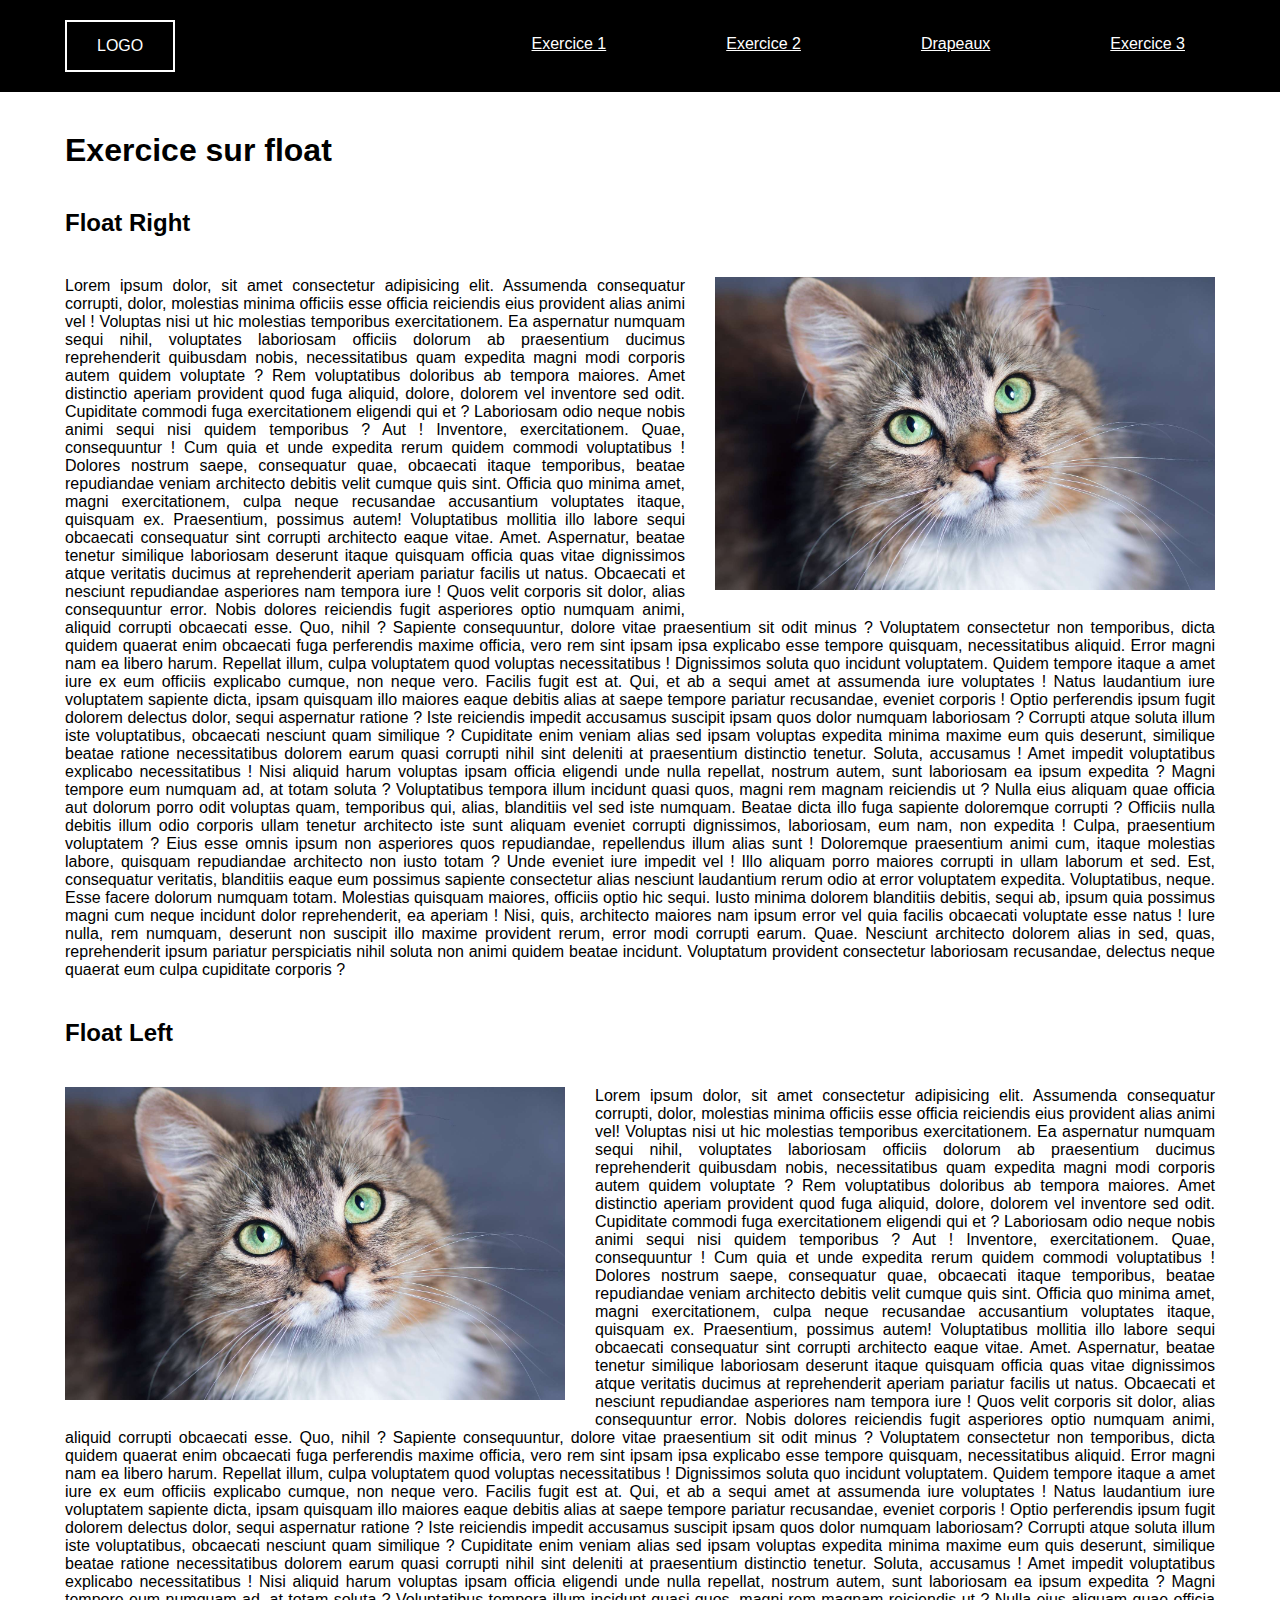
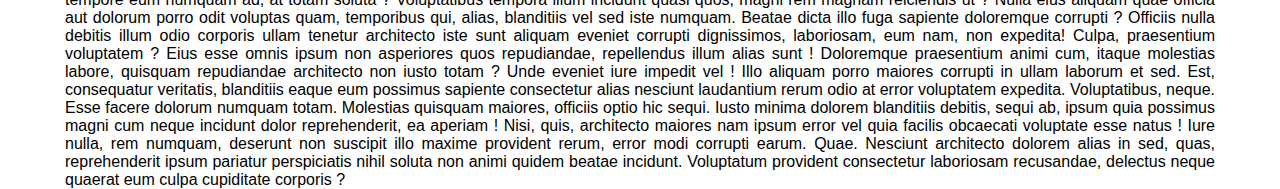
<file: TP_n°4_-_Les_media_queries/exo2_(float).html>
<!DOCTYPE html>
<html lang="zxx">

<head>
    <meta charset="UTF-8">
    <meta http-equiv="X-UA-Compatible" content="IE=edge">
    <meta name="viewport" content="width=device-width, initial-scale=1.0">
    <meta name="description" content="TP4 CSS EXO2 - MOBILE FIRST">
    <title>TP n°4 CSS - Exercice n°2 - Mobile first</title>
    <link rel="stylesheet" href="./css/exo2_(float).css">
    <link rel="icon" href="./image/index.png">
</head>

<body>
    <header>
        <nav>
            <div class="logo">
                <p>Logo</p>
            </div>
            <ul>
                <li><a href="#" title="page actuelle">Exercice&nbsp;1</a></li>
                <li><a target="_blank" href="./exo3_-_relative_absolute.html"
                        title="redirection vers le positionnement en CSS">Exercice&nbsp;2</a></li>
                <li><a target="_blank" href="./drapeaux.html" title="redirection vers drapeaux">Drapeaux</a></li>
                <li><a target="_blank" href="./exo3.html" title="redirection vers l'exercice 3 du TP n°4">Exercice&nbsp;3</a>
                </li>
            </ul>
        </nav>
    </header>

    <main>
        <h1>Exercice sur float</h1>
        <article id="1">
            <h2>Float Right</h2>
            <div class="imageFlottanteDroite">
                <img src="src/img/chat.jpg" alt="Image d'un chat">
            </div>
            <div class="justeLeTexte">
                <p>
                    Lorem ipsum dolor, sit amet consectetur adipisicing elit. Assumenda consequatur corrupti, dolor,
                    molestias minima officiis esse officia reiciendis eius provident alias animi vel&nbsp;! Voluptas nisi ut
                    hic molestias temporibus exercitationem.
                    Ea aspernatur numquam sequi nihil, voluptates laboriosam officiis dolorum ab praesentium ducimus
                    reprehenderit quibusdam nobis, necessitatibus quam expedita magni modi corporis autem quidem
                    voluptate&nbsp;? Rem voluptatibus doloribus ab tempora maiores.
                    Amet distinctio aperiam provident quod fuga aliquid, dolore, dolorem vel inventore sed odit.
                    Cupiditate commodi fuga exercitationem eligendi qui et&nbsp;? Laboriosam odio neque nobis animi sequi nisi
                    quidem temporibus&nbsp;? Aut&nbsp;!
                    Inventore, exercitationem. Quae, consequuntur&nbsp;! Cum quia et unde expedita rerum quidem commodi
                    voluptatibus&nbsp;! Dolores nostrum saepe, consequatur quae, obcaecati itaque temporibus, beatae
                    repudiandae veniam architecto debitis velit cumque quis sint.
                    Officia quo minima amet, magni exercitationem, culpa neque recusandae accusantium voluptates itaque,
                    quisquam ex. Praesentium, possimus autem! Voluptatibus mollitia illo labore sequi obcaecati
                    consequatur sint corrupti architecto eaque vitae. Amet.
                    Aspernatur, beatae tenetur similique laboriosam deserunt itaque quisquam officia quas vitae
                    dignissimos atque veritatis ducimus at reprehenderit aperiam pariatur facilis ut natus. Obcaecati et
                    nesciunt repudiandae asperiores nam tempora iure&nbsp;!
                    Quos velit corporis sit dolor, alias consequuntur error. Nobis dolores reiciendis fugit asperiores
                    optio numquam animi, aliquid corrupti obcaecati esse. Quo, nihil&nbsp;? Sapiente consequuntur, dolore
                    vitae praesentium sit odit minus&nbsp;?
                    Voluptatem consectetur non temporibus, dicta quidem quaerat enim obcaecati fuga perferendis maxime
                    officia, vero rem sint ipsam ipsa explicabo esse tempore quisquam, necessitatibus aliquid. Error
                    magni nam ea libero harum.
                    Repellat illum, culpa voluptatem quod voluptas necessitatibus&nbsp;! Dignissimos soluta quo incidunt
                    voluptatem. Quidem tempore itaque a amet iure ex eum officiis explicabo cumque, non neque vero.
                    Facilis fugit est at.
                    Qui, et ab a sequi amet at assumenda iure voluptates&nbsp;! Natus laudantium iure voluptatem sapiente
                    dicta, ipsam quisquam illo maiores eaque debitis alias at saepe tempore pariatur recusandae, eveniet
                    corporis&nbsp;!
                    Optio perferendis ipsum fugit dolorem delectus dolor, sequi aspernatur ratione&nbsp;? Iste reiciendis
                    impedit accusamus suscipit ipsam quos dolor numquam laboriosam&nbsp;? Corrupti atque soluta illum iste
                    voluptatibus, obcaecati nesciunt quam similique&nbsp;?
                    Cupiditate enim veniam alias sed ipsam voluptas expedita minima maxime eum quis deserunt, similique
                    beatae ratione necessitatibus dolorem earum quasi corrupti nihil sint deleniti at praesentium
                    distinctio tenetur. Soluta, accusamus&nbsp;!
                    Amet impedit voluptatibus explicabo necessitatibus&nbsp;! Nisi aliquid harum voluptas ipsam officia
                    eligendi unde nulla repellat, nostrum autem, sunt laboriosam ea ipsum expedita&nbsp;? Magni tempore eum
                    numquam ad, at totam soluta&nbsp;?
                    Voluptatibus tempora illum incidunt quasi quos, magni rem magnam reiciendis ut&nbsp;? Nulla eius aliquam
                    quae officia aut dolorum porro odit voluptas quam, temporibus qui, alias, blanditiis vel sed iste
                    numquam.
                    Beatae dicta illo fuga sapiente doloremque corrupti&nbsp;? Officiis nulla debitis illum odio corporis
                    ullam tenetur architecto iste sunt aliquam eveniet corrupti dignissimos, laboriosam, eum nam, non
                    expedita&nbsp;! Culpa, praesentium voluptatem&nbsp;?
                    Eius esse omnis ipsum non asperiores quos repudiandae, repellendus illum alias sunt&nbsp;! Doloremque
                    praesentium animi cum, itaque molestias labore, quisquam repudiandae architecto non iusto totam&nbsp;?
                    Unde eveniet iure impedit vel&nbsp;!
                    Illo aliquam porro maiores corrupti in ullam laborum et sed. Est, consequatur veritatis, blanditiis
                    eaque eum possimus sapiente consectetur alias nesciunt laudantium rerum odio at error voluptatem
                    expedita. Voluptatibus, neque.
                    Esse facere dolorum numquam totam. Molestias quisquam maiores, officiis optio hic sequi. Iusto
                    minima dolorem blanditiis debitis, sequi ab, ipsum quia possimus magni cum neque incidunt dolor
                    reprehenderit, ea aperiam&nbsp;!
                    Nisi, quis, architecto maiores nam ipsum error vel quia facilis obcaecati voluptate esse natus&nbsp;! Iure
                    nulla, rem numquam, deserunt non suscipit illo maxime provident rerum, error modi corrupti earum.
                    Quae.
                    Nesciunt architecto dolorem alias in sed, quas, reprehenderit ipsum pariatur perspiciatis nihil
                    soluta non animi quidem beatae incidunt. Voluptatum provident consectetur laboriosam recusandae,
                    delectus neque quaerat eum culpa cupiditate corporis&nbsp;?
                </p>
            </div>
        </article>


        <article id="2">
            <h2>Float Left</h2>
            <div class="imageFlottanteGauche">
                <img src="src/img/chat.jpg" alt="Image d'un chat">
            </div>
            <div class="justeLeTexte">
                <p>
                    Lorem ipsum dolor, sit amet consectetur adipisicing elit. Assumenda consequatur corrupti, dolor,
                    molestias minima officiis esse officia reiciendis eius provident alias animi vel! Voluptas nisi ut
                    hic molestias temporibus exercitationem.
                    Ea aspernatur numquam sequi nihil, voluptates laboriosam officiis dolorum ab praesentium ducimus
                    reprehenderit quibusdam nobis, necessitatibus quam expedita magni modi corporis autem quidem
                    voluptate&nbsp;? Rem voluptatibus doloribus ab tempora maiores.
                    Amet distinctio aperiam provident quod fuga aliquid, dolore, dolorem vel inventore sed odit.
                    Cupiditate commodi fuga exercitationem eligendi qui et&nbsp;? Laboriosam odio neque nobis animi sequi nisi
                    quidem temporibus&nbsp;? Aut&nbsp;!
                    Inventore, exercitationem. Quae, consequuntur&nbsp;! Cum quia et unde expedita rerum quidem commodi
                    voluptatibus&nbsp;! Dolores nostrum saepe, consequatur quae, obcaecati itaque temporibus, beatae
                    repudiandae veniam architecto debitis velit cumque quis sint.
                    Officia quo minima amet, magni exercitationem, culpa neque recusandae accusantium voluptates itaque,
                    quisquam ex. Praesentium, possimus autem! Voluptatibus mollitia illo labore sequi obcaecati
                    consequatur sint corrupti architecto eaque vitae. Amet.
                    Aspernatur, beatae tenetur similique laboriosam deserunt itaque quisquam officia quas vitae
                    dignissimos atque veritatis ducimus at reprehenderit aperiam pariatur facilis ut natus. Obcaecati et
                    nesciunt repudiandae asperiores nam tempora iure&nbsp;!
                    Quos velit corporis sit dolor, alias consequuntur error. Nobis dolores reiciendis fugit asperiores
                    optio numquam animi, aliquid corrupti obcaecati esse. Quo, nihil&nbsp;? Sapiente consequuntur, dolore
                    vitae praesentium sit odit minus&nbsp;?
                    Voluptatem consectetur non temporibus, dicta quidem quaerat enim obcaecati fuga perferendis maxime
                    officia, vero rem sint ipsam ipsa explicabo esse tempore quisquam, necessitatibus aliquid. Error
                    magni nam ea libero harum.
                    Repellat illum, culpa voluptatem quod voluptas necessitatibus&nbsp;! Dignissimos soluta quo incidunt
                    voluptatem. Quidem tempore itaque a amet iure ex eum officiis explicabo cumque, non neque vero.
                    Facilis fugit est at.
                    Qui, et ab a sequi amet at assumenda iure voluptates&nbsp;! Natus laudantium iure voluptatem sapiente
                    dicta, ipsam quisquam illo maiores eaque debitis alias at saepe tempore pariatur recusandae, eveniet
                    corporis&nbsp;!
                    Optio perferendis ipsum fugit dolorem delectus dolor, sequi aspernatur ratione&nbsp;? Iste reiciendis
                    impedit accusamus suscipit ipsam quos dolor numquam laboriosam? Corrupti atque soluta illum iste
                    voluptatibus, obcaecati nesciunt quam similique&nbsp;?
                    Cupiditate enim veniam alias sed ipsam voluptas expedita minima maxime eum quis deserunt, similique
                    beatae ratione necessitatibus dolorem earum quasi corrupti nihil sint deleniti at praesentium
                    distinctio tenetur. Soluta, accusamus&nbsp;!
                    Amet impedit voluptatibus explicabo necessitatibus&nbsp;! Nisi aliquid harum voluptas ipsam officia
                    eligendi unde nulla repellat, nostrum autem, sunt laboriosam ea ipsum expedita&nbsp;? Magni tempore eum
                    numquam ad, at totam soluta&nbsp;?
                    Voluptatibus tempora illum incidunt quasi quos, magni rem magnam reiciendis ut&nbsp;? Nulla eius aliquam
                    quae officia aut dolorum porro odit voluptas quam, temporibus qui, alias, blanditiis vel sed iste
                    numquam.
                    Beatae dicta illo fuga sapiente doloremque corrupti&nbsp;? Officiis nulla debitis illum odio corporis
                    ullam tenetur architecto iste sunt aliquam eveniet corrupti dignissimos, laboriosam, eum nam, non
                    expedita! Culpa, praesentium voluptatem&nbsp;?
                    Eius esse omnis ipsum non asperiores quos repudiandae, repellendus illum alias sunt&nbsp;! Doloremque
                    praesentium animi cum, itaque molestias labore, quisquam repudiandae architecto non iusto totam&nbsp;?
                    Unde eveniet iure impedit vel&nbsp;!
                    Illo aliquam porro maiores corrupti in ullam laborum et sed. Est, consequatur veritatis, blanditiis
                    eaque eum possimus sapiente consectetur alias nesciunt laudantium rerum odio at error voluptatem
                    expedita. Voluptatibus, neque.
                    Esse facere dolorum numquam totam. Molestias quisquam maiores, officiis optio hic sequi. Iusto
                    minima dolorem blanditiis debitis, sequi ab, ipsum quia possimus magni cum neque incidunt dolor
                    reprehenderit, ea aperiam&nbsp;!
                    Nisi, quis, architecto maiores nam ipsum error vel quia facilis obcaecati voluptate esse natus&nbsp;! Iure
                    nulla, rem numquam, deserunt non suscipit illo maxime provident rerum, error modi corrupti earum.
                    Quae.
                    Nesciunt architecto dolorem alias in sed, quas, reprehenderit ipsum pariatur perspiciatis nihil
                    soluta non animi quidem beatae incidunt. Voluptatum provident consectetur laboriosam recusandae,
                    delectus neque quaerat eum culpa cupiditate corporis&nbsp;?
                </p>
            </div>
        </article>
    </main>
</body>

</html>
</file>
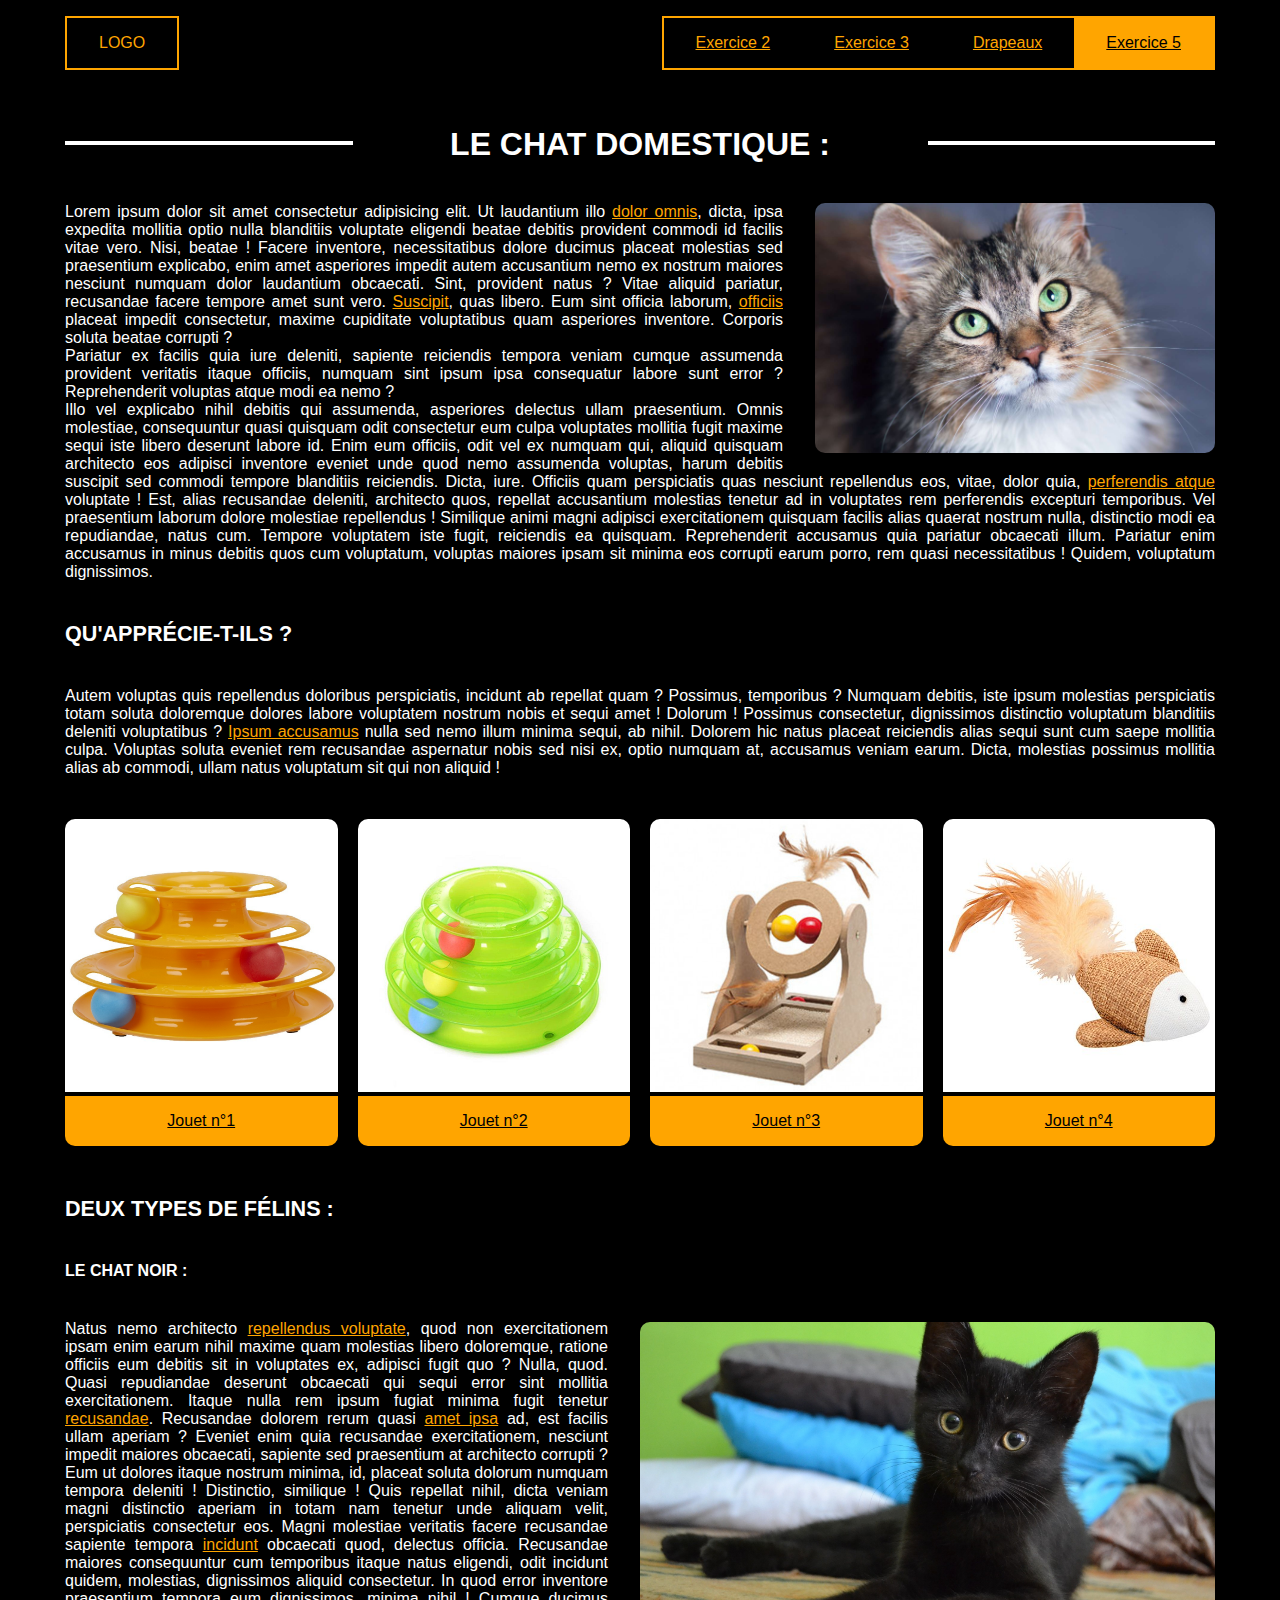
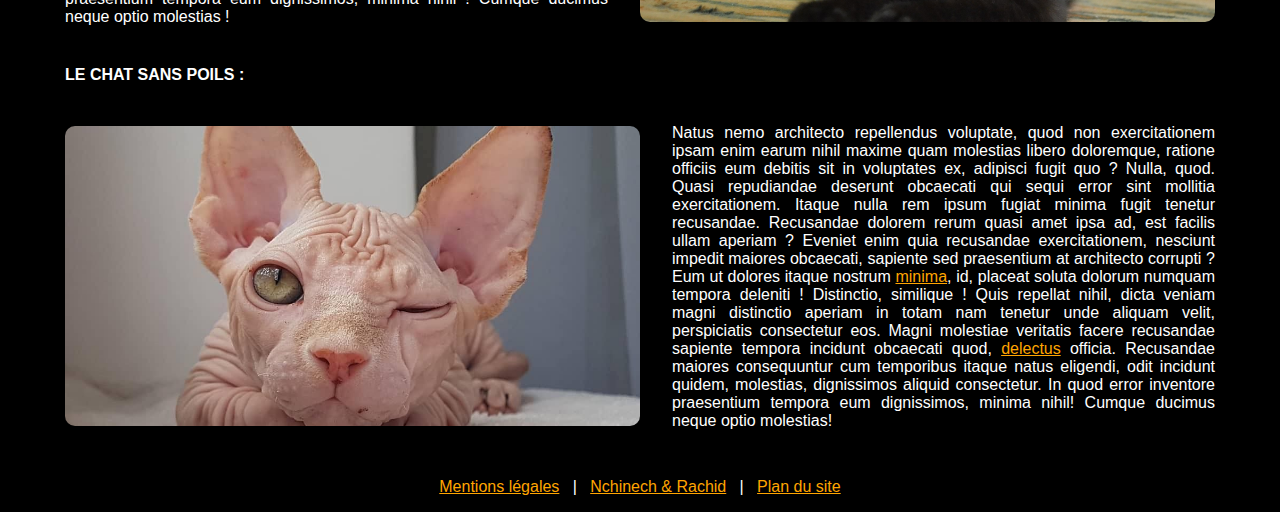
<file: TP_n°4_-_Les_media_queries/exo3.html>
<!DOCTYPE html>
<html lang="zxx">

<head>
    <meta charset="UTF-8">
    <meta http-equiv="X-UA-Compatible" content="IE=edge">
    <meta name="viewport" content="width=device-width, initial-scale=1.0">
    <meta name="description" content="CSS TP4 - Desktop First">
    <title>CSS TP4 - Desktop First</title>
    <link rel="stylesheet" href="./css/exo3.css">
    <link rel="icon" href="./src/img/chat.jpg">
</head>

<body>
    <header>
        <nav>
            <p>LOGO</p>
            <ul>
                <li><a target="_blank" href="./exo2_(float).html" title="Redirection exercice 2">Exercice&nbsp;2</a></li>
                <li><a target="_blank" href="./exo3_-_relative_absolute.html"
                        title="Redirection vers l'exercice n°3">Exercice&nbsp;3</a></li>
                <li><a target="_blank" href="./drapeaux.html"
                        title="Redirection vers l'exercice sur les drapeaux">Drapeaux</a></li>
                <li><a href="#" title="Page actuelle">Exercice&nbsp;5</a></li>
            </ul>
        </nav>
    </header>

    <main>
        <h1>Le chat domestique&nbsp;: </h1>
        <article>
            <div class="illustration FloatRight">
                <img src="./src/img/chat.jpg" alt="Photo de chat">
            </div>
            <div class="introText">
                <p>Lorem ipsum dolor sit amet consectetur adipisicing elit. Ut laudantium illo <a href="#"
                        title="Redirection vers ...">dolor omnis</a>, dicta, ipsa expedita mollitia optio nulla
                    blanditiis voluptate eligendi beatae debitis provident commodi id facilis vitae vero.
                    Nisi, beatae&nbsp;! Facere inventore, necessitatibus dolore ducimus placeat molestias sed praesentium
                    explicabo, enim amet asperiores impedit autem accusantium nemo ex nostrum maiores nesciunt numquam
                    dolor laudantium obcaecati. Sint, provident natus&nbsp;?
                    Vitae aliquid pariatur, recusandae facere tempore amet sunt vero. <a href="#"
                        title="Redirection vers ...">Suscipit</a>, quas libero. Eum sint officia laborum, <a href="#"
                        title="Redirection vers ...">officiis</a> placeat impedit consectetur, maxime cupiditate
                    voluptatibus quam asperiores inventore. Corporis soluta beatae corrupti&nbsp;?</p>

                <p>Pariatur ex facilis quia iure deleniti, sapiente reiciendis tempora veniam cumque assumenda provident
                    veritatis itaque officiis, numquam sint ipsum ipsa consequatur labore sunt error&nbsp;? Reprehenderit
                    voluptas atque modi ea nemo&nbsp;?</p>

                <p>Illo vel explicabo nihil debitis qui assumenda, asperiores delectus ullam praesentium. Omnis
                    molestiae, consequuntur quasi quisquam odit consectetur eum culpa voluptates mollitia fugit maxime
                    sequi iste libero deserunt labore id.
                    Enim eum officiis, odit vel ex numquam qui, aliquid quisquam architecto eos adipisci inventore
                    eveniet unde quod nemo assumenda voluptas, harum debitis suscipit sed commodi tempore blanditiis
                    reiciendis. Dicta, iure.
                    Officiis quam perspiciatis quas nesciunt repellendus eos, vitae, dolor quia, <a href="#"
                        title="Redirection vers ...">perferendis atque</a> voluptate&nbsp;! Est, alias recusandae deleniti,
                    architecto quos, repellat accusantium molestias tenetur ad in voluptates rem perferendis excepturi
                    temporibus.
                    Vel praesentium laborum dolore molestiae repellendus&nbsp;! Similique animi magni adipisci exercitationem
                    quisquam facilis alias quaerat nostrum nulla, distinctio modi ea repudiandae, natus cum. Tempore
                    voluptatem iste fugit, reiciendis ea quisquam.
                    Reprehenderit accusamus quia pariatur obcaecati illum. Pariatur enim accusamus in minus debitis quos
                    cum voluptatum, voluptas maiores ipsam sit minima eos corrupti earum porro, rem quasi
                    necessitatibus&nbsp;! Quidem, voluptatum dignissimos.</p>
            </div>

            <h2>Qu'apprécie-t-ils&nbsp;? </h2>
            <p>Autem voluptas quis repellendus doloribus perspiciatis, incidunt ab repellat quam&nbsp;? Possimus, temporibus&nbsp;?
                Numquam debitis, iste ipsum molestias perspiciatis totam soluta doloremque dolores labore voluptatem
                nostrum nobis et sequi amet&nbsp;! Dolorum&nbsp;!
                Possimus consectetur, dignissimos distinctio voluptatum blanditiis deleniti voluptatibus&nbsp;? <a href="#"
                    title="Redirection vers ...">Ipsum accusamus</a> nulla sed nemo illum minima sequi, ab nihil.
                Dolorem hic natus placeat reiciendis alias sequi sunt cum saepe mollitia culpa.
                Voluptas soluta eveniet rem recusandae aspernatur nobis sed nisi ex, optio numquam at, accusamus veniam
                earum. Dicta, molestias possimus mollitia alias ab commodi, ullam natus voluptatum sit qui non aliquid&nbsp;!
            </p>

            <div class="inline-blocks-container">
                <figure class="inline-block">
                    <img src="src/img/jouet.jpg">
                    <figcaption>
                        <a href="#" title="Redirection vers Amazon...">Jouet n°1</a>
                    </figcaption>
                </figure>
                <figure class="inline-block">
                    <img src="src/img/jouet2.jpg">
                    <figcaption>
                        <a href="#" title="Redirection vers Amazon...">Jouet n°2</a>
                    </figcaption>
                </figure>
                <figure class="inline-block">
                    <img src="src/img/jouet3.jpg">
                    <figcaption>
                        <a href="#" title="Redirection vers Amazon...">Jouet n°3</a>
                    </figcaption>
                </figure>
                <figure class="inline-block">
                    <img src="src/img/jouet4.jpg">
                    <figcaption>
                        <a href="#" title="Redirection vers Amazon...">Jouet n°4</a>
                    </figcaption>
                </figure>
            </div>

            <h2>Deux types de félins&nbsp;:</h2>
            <h3>Le chat noir&nbsp;:</h3>
            <div class="inline-scnd-container">
                <div class="inline-scnd">
                    <p>Natus nemo architecto <a href="#" title="Redirection vers ...">repellendus voluptate</a>, quod
                        non exercitationem ipsam enim earum nihil maxime quam molestias libero doloremque, ratione
                        officiis eum debitis sit in voluptates ex, adipisci fugit quo&nbsp;? Nulla, quod.
                        Quasi repudiandae deserunt obcaecati qui sequi error sint mollitia exercitationem. Itaque nulla
                        rem ipsum fugiat minima fugit tenetur <a href="#" title="Redirection vers ...">recusandae</a>.
                        Recusandae dolorem rerum quasi <a href="#" title="Redirection vers ...">amet ipsa</a> ad, est
                        facilis ullam aperiam&nbsp;?
                        Eveniet enim quia recusandae exercitationem, nesciunt impedit maiores obcaecati, sapiente sed
                        praesentium at architecto corrupti&nbsp;? Eum ut dolores itaque nostrum minima, id, placeat soluta
                        dolorum numquam tempora deleniti&nbsp;! Distinctio, similique&nbsp;!
                        Quis repellat nihil, dicta veniam magni distinctio aperiam in totam nam tenetur unde aliquam
                        velit, perspiciatis consectetur eos. Magni molestiae veritatis facere recusandae sapiente
                        tempora <a target="_blank" href="#" title="Redirection vers ....">incidunt</a> obcaecati quod, delectus officia.
                        Recusandae maiores consequuntur cum temporibus itaque natus eligendi, odit incidunt quidem,
                        molestias, dignissimos aliquid consectetur. In quod error inventore praesentium tempora eum
                        dignissimos, minima nihil&nbsp;! Cumque ducimus neque optio molestias&nbsp;!
                    </p>
                </div>

                <div class="inline-scnd image">
                    <img src="./src/img/chaton-noir.jpg" alt="Photo de chat noir">
                </div>
            </div>

            <h3>Le chat sans poils&nbsp;:</h3>
            <div class="inline-scnd-container">
                <div class="inline-scnd image">
                    <img src="./src/img/chat-sans-poils.jpg" alt="Photo de chat noir">
                </div>

                <div class="inline-scnd">
                    <p>Natus nemo architecto repellendus voluptate, quod non exercitationem ipsam enim earum nihil
                        maxime quam molestias libero doloremque, ratione officiis eum debitis sit in voluptates ex,
                        adipisci fugit quo&nbsp;? Nulla, quod.
                        Quasi repudiandae deserunt obcaecati qui sequi error sint mollitia exercitationem. Itaque nulla
                        rem ipsum fugiat minima fugit tenetur recusandae. Recusandae dolorem rerum quasi amet ipsa ad,
                        est facilis ullam aperiam&nbsp;?
                        Eveniet enim quia recusandae exercitationem, nesciunt impedit maiores obcaecati, sapiente sed
                        praesentium at architecto corrupti&nbsp;? Eum ut dolores itaque nostrum <a href="#"
                            title="Redirection vers ....">minima</a>, id, placeat soluta dolorum numquam tempora
                        deleniti&nbsp;! Distinctio, similique&nbsp;!
                        Quis repellat nihil, dicta veniam magni distinctio aperiam in totam nam tenetur unde aliquam
                        velit, perspiciatis consectetur eos. Magni molestiae veritatis facere recusandae sapiente
                        tempora incidunt obcaecati quod, <a href="#" title="Redirection vers ....">delectus</a> officia.
                        Recusandae maiores consequuntur cum temporibus itaque natus eligendi, odit incidunt quidem,
                        molestias, dignissimos aliquid consectetur. In quod error inventore praesentium tempora eum
                        dignissimos, minima nihil! Cumque ducimus neque optio molestias!
                    </p>
                </div>
            </div>
        </article>
    </main>

    <footer>
        <a target="_blank" href="#">Mentions légales</a>&nbsp;&nbsp;&nbsp;|&nbsp;&nbsp;&nbsp;<a href="#">Nchinech &
            Rachid</a>&nbsp;&nbsp;&nbsp;|&nbsp;&nbsp;&nbsp;<a href="#">Plan du site</a>
    </footer>

</body>

</html>
</file>
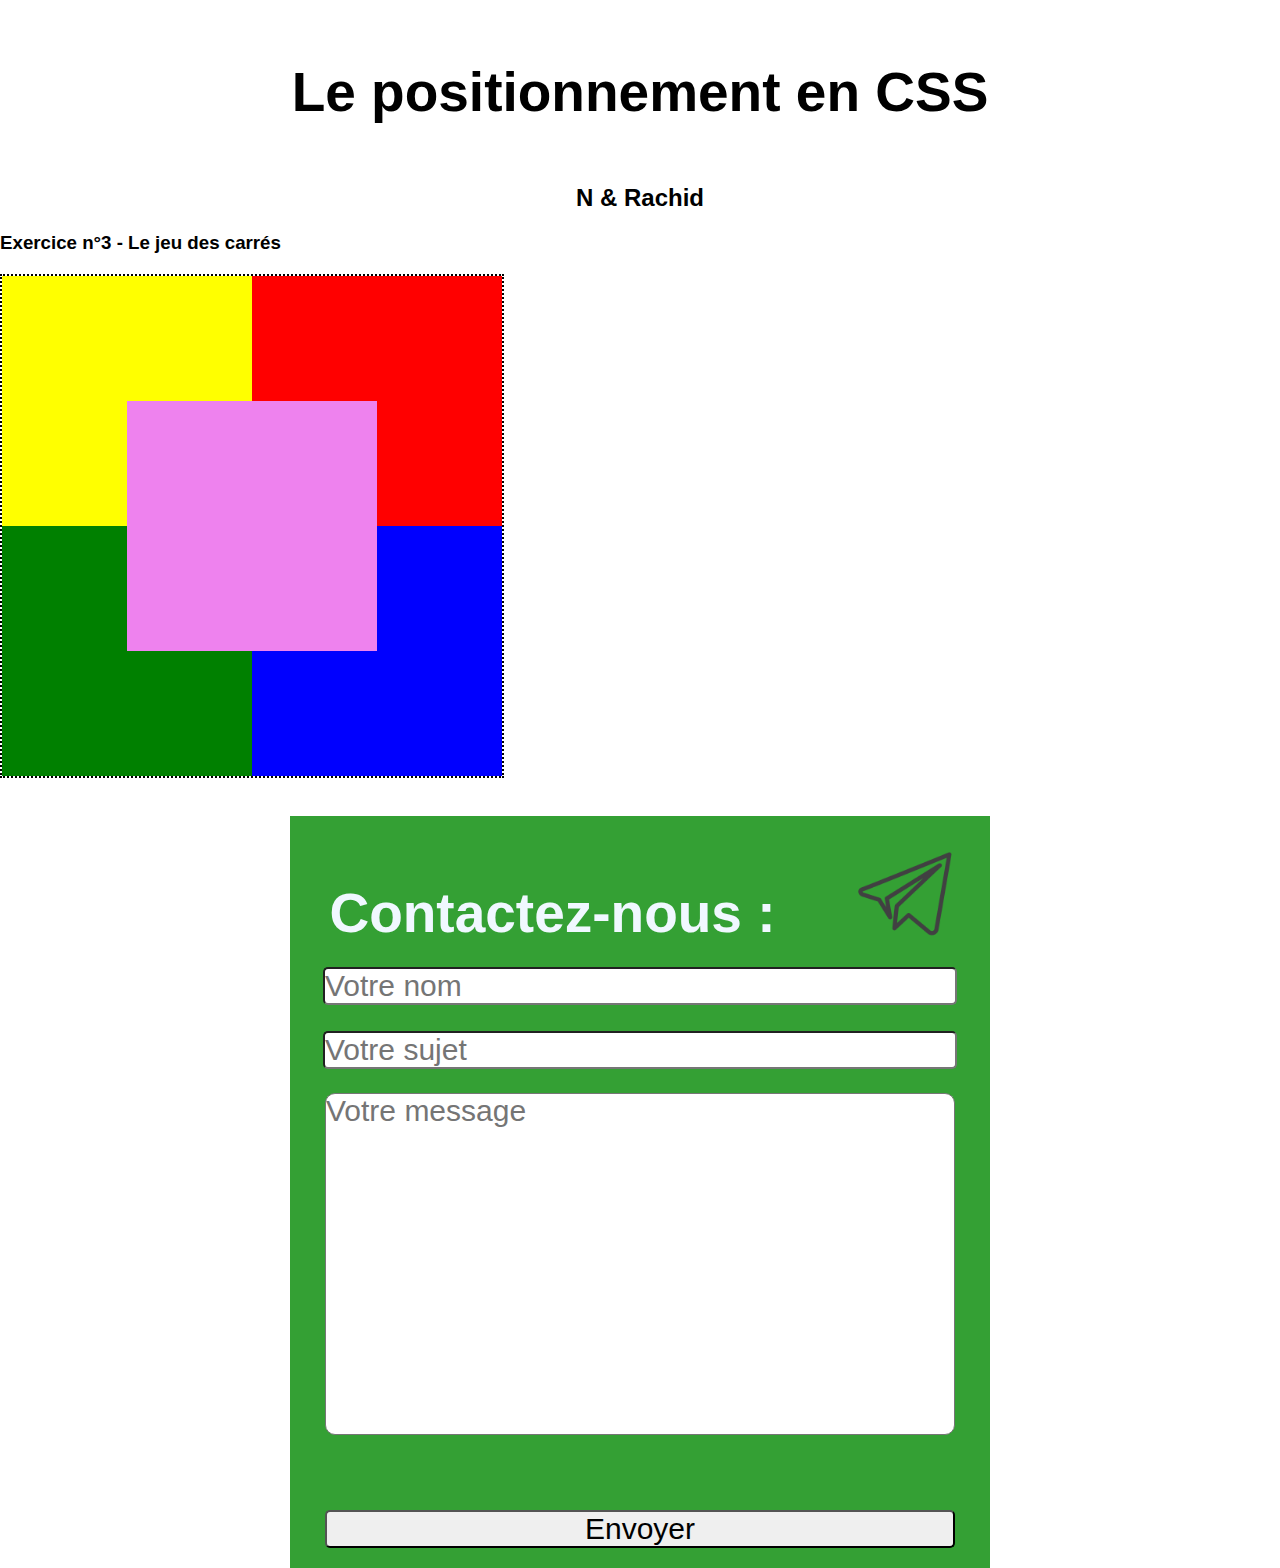
<file: TP_n°4_-_Les_media_queries/exo3_-_relative_absolute.html>
<!DOCTYPE html>
<html lang="fr">
<head>
    <meta charset="UTF-8">
    <meta http-equiv="X-UA-Compatible" content="IE=edge">
    <meta name="viewport" content="width=device-width, initial-scale=1.0">
    <meta name="description" content="CSS TP3 - Positionnement">
    <link rel="icon" href="./src/icons/send.png">
    <link rel="stylesheet" href="./css/exo3_-_relative_absolute.css">
    <title>CSS TP3 - Positionnement</title>
</head>
<body>
    <!-- Réaliser le pikachu des 25 ans -->
    <header>
        <h1>Le positionnement en CSS</h1>
    </header>
    <main>
        <h2>N & Rachid</h2>
        <h3>Exercice n°3 - Le jeu des carrés</h3>
        <div class="exoUnContainer">
            <div class="carre carreViolet"></div>
            <div class="carre carreRouge"></div>
            <div class="carre carreJaune"></div>
            <div class="carre carreBleu"></div>
            <div class="carre carreVert"></div>
        </div>
        <br>
        <!-- A partir d'ici le formulaire -->
        <form action="#" method="post">
            <img src="./src/icons/send.png" alt="Envoyer">
            <div>Contactez-nous&nbsp;:</div>
            <div>
                <input type="text" placeholder="Votre nom">
            </div>
            <div>
                <input type="text" placeholder="Votre sujet">
            </div>
            <div>
                <textarea placeholder="Votre message" name="votreMessage" id="votreMessage" cols="30" rows="10"></textarea>
            </div>
            <div>
                <input type="button" Value="Envoyer">
            </div>
        </form>
    </main>

</body>
</html>
</file>
<file: style_homepage.css>
body{
    color: rebeccapurple;
}

h1{
    text-align: center;
}

h1, h2{
    text-transform: uppercase;
    font-family: Verdana, Geneva, Tahoma, sans-serif;
}

ul{
    color: red;
}

a{
    color: green;
}
</file>
<file: TP_n°1_-_Les_sélecteurs/css/style.css>
/* TABLE DES CONTENUS  */
/*                     */
/* 1 - GLOBAL          */
/* 2 - HEADER          */
/* 3 - MAIN INDEX      */
/* 4 - ARTICLES        */
/* 5 - MAIN FORMULAIRE */
/* 6 - FOOTER          */

/* 1 - GLOBAL*/
*{
    margin: 0;
}

body{
    background-color: #F6F6F6;
    font-family: sans-serif;
}    

h1, h2, h3, h4, h5, h6{
    text-transform: uppercase;
}

h1, h2{
    text-align: center;
    margin: 50px auto;
}

h1{
    color: #359E7B;   
}

/* 2 - HEADER */
/* NAVBAR */
header nav{
    background-color: #359E7B;
}

header nav ul{
    max-width: 1150px;
    margin: auto;
    padding: 15px;
    text-align: right;
}

header nav li,
header nav a{
    display: inline-block;
}

header nav a{
    color: #F6F6F6;
    padding: 15px;
}

header p{
    max-width: 1150px;
    margin: 0 auto;
}

/* 3 - MAIN INDEX */
main{
    max-width: 1150px;
    margin: auto;
}

h2{
    text-decoration: underline;
}

h2, h3{
    color: #006083;
}

h3{
    margin-bottom: 20px;
}

/* 4 - ARTICLES */
p.dateTime{
    color: gray;
    font-weight: bold;
    margin-bottom: 20px;
}

article{
    margin-bottom: 40px;
    max-width: 1150px;
    margin: auto;
}

article a{
    width: fit-content;
    margin-left: auto;
    color: #359E7B;
}

article a, .moreAndMore{
    display: block;
}

.moreAndMore{
    background-color: #359E7B;
    max-width: 250px;
    color: #FFFFFF;
    padding: 15px;
    margin: 40px auto 0 auto;
    border-radius: 5px;
    text-align: center;
}

.enSavoirPlus{
    text-align: right;
    margin-bottom: 50px;
}

/* 5 - MAIN FORMULAIRE */
form{
    max-width: 700px;
    margin: auto;
}

form input, form textarea{
    font-size: 25px;
    border: none;
    border-bottom: solid 2px #359E7B; 
    padding: 15px;
    margin-bottom: 20px;
    width: 100%;
    box-sizing: border-box;

}

form textarea{
    resize: none;
    height: 300px;
    border: 2px solid #359E7B;
}

input.envoi{
    background-color: #359E7B;
    color: #FFFFFF;
    border: none;
    width: 100%;
    color: #FFFFFF;
    cursor: pointer;
}

/* 6 - FOOTER */
footer{
    background-color: darkgray;
    padding: 15px;
    text-align: center;
    margin-top: 40px;
}

footer a{
    color: #FFFFFF;
}

footer a:visited{
    color: #FFFFFF;
}
</file>
<file: TP_n°2_-_Ciblage_par_attributs,_pseudo_classes_&_éléments/css/style.css>
/* --- TABLE DES STYLES --- */
/*                          */
/* CONTENUS GENERIQUES      */
/*                          */
/* HEADER                   */
/* NAVBAR                   */
/* MAIN                     */
/* ARTICLES                 */
/* FOOTER                   */
/*                          */
/* ------------------------ */

/* CONTENUS GENERIQUES      */
body{
    margin: 0;
    font-family: 'Roboto', sans-serif;
    background-color: #f6f6f6;
}

/* HEADER                   */
header{
    background-color: #061622;
    padding-top: 80px;
    padding-bottom: 80px;
}

h1{
    color: #FFFFFF;
    font-size: 55px;
    width: 1150px;
    text-align: justify;
    margin-right: auto;
    margin-left: auto;
}

/* NAVBAR                   */
nav ul{
    max-width: 1150px;
    margin: auto;
    display: block;
    justify-content: center;
    padding-left: 0;
    font-size: 0;
}

nav ul li{
    display: inline-block;
    width: 25%;
    text-align: center;
    max-width: 1150px;
    font-size: 1rem;
}

nav a img{
    width: 100px;
    height: 100px;
}

nav li a{
    display: inline-block;
    width: 100%;
    color: #FFFFFF;
    padding: 20px 0;
}

nav li:first-of-type{
    border-top-left-radius: 10px;
    border-bottom-left-radius: 10px;
}

nav li:last-of-type{
    border-top-right-radius: 10px;
    border-bottom-right-radius: 10px;
}

nav li a:hover{
    color: #B318FF;
}

nav li:nth-of-type(1){
    background-color: #0E1F56;
}

nav li:nth-of-type(2){
    background-color: #E52D27;
}

nav li:nth-of-type(3){
    background-color: #55ACEE;
}

nav li:nth-of-type(4){
    background-color: #C13584;
}

/* MAIN                     */
main{
    position: relative;
    width: 1150px;
    margin-right: auto;
    margin-left: auto;
    border-top: solid 10px #F6F6F6;
}

h2{
    font-size: 35px;
    position: relative;
    text-align: center;
    margin: 80px auto 40px auto;
    max-width: 1150px;
}

h2:before, h2:after{
    content: "";
    width: 5px;
    background-color: #0E1F56;
    position: absolute;
    top: 0;
    bottom: 0;
}

h2:before{
    left: -30px;
}

h2::after{
    right: -30px;
}

main .intro{
    margin-top: 20px;
}

main div, main p{
    max-width: 1150px;
    margin: auto;
}

main img{
    width: 100%;
    height: 350px;
    border-radius: 10px;
    margin-top: 40px;
    margin-bottom: 20px;
    object-fit: cover;
}

h3{
    font-size: 25px;
    margin-bottom: 25px;
}

/* ARTICLES                 */
article div{
    border-left: solid 3px black;
}

article p{
    margin-top: 20px;
    padding-left: 40px;
}

main article:nth-of-type(1) .reseau{
    color: #0E1F56;
}

main article:nth-of-type(2) .reseau{
    color: #E52D27;
}

main article:nth-of-type(3) .reseau{
    color: #55ACEE;
}

main article:nth-of-type(4) .reseau{
    color: #C13584;
}

.reseau{
    font-weight: bolder;
}

a{
    color: #3C93F7;
    text-decoration: none;
}

article a{
    color: #0E1F56;
}

article p:last-of-type a{
    font-weight: bolder;
}

article, .autresArticles{
    max-width: 1150px;
    margin: auto;
}

a:hover{
    text-decoration: underline;
}
/* FOOTER                   */
footer{
    width: 100%;
    background-color: #061622;
    margin-top: 80px;
    padding-top: 20px;
    padding-bottom: 20px;
    text-align: center;
}

footer p, footer a{
    color: #FFFFFF;
}
</file>
<file: Intégration planètes/webfiles/css/planete.css>
* {
  margin: 0 auto;
  font-size: 20px;
  font-family: system-ui, -apple-system, BlinkMacSystemFont, "Segoe UI", Roboto, Oxygen, Ubuntu, Cantarell, "Open Sans", "Helvetica Neue", sans-serif;
}
* a {
  text-decoration: none;
}
* a:hover {
  text-decoration: underline;
  color: antiquewhite;
}
* li {
  list-style: none;
}

header {
  max-width: 100%;
  background-color: #1B2430;
}
header nav div {
  display: flex;
  max-width: 1200px;
  justify-content: space-between;
  align-items: center;
}
header nav div img {
  object-fit: contain;
  max-height: 50px;
  margin: 0;
}
header nav div ul {
  display: flex;
  margin: 0;
}
header nav div ul li a {
  padding: 2rem 1rem;
  color: #FFFFFF;
  display: block;
}
header .imageEnTete {
  width: 100%;
  max-height: 300px;
}

main {
  background-color: #F6F6F6;
}
main article {
  max-width: 1200px;
  max-height: 100%;
  display: flex;
  text-align: justify;
  padding: 1rem;
}
main article p {
  margin: 0.5rem 0;
}
main article p span {
  border: solid 1px;
  border-radius: 5px;
  padding: 0.2rem;
}
main article p span:first-of-type {
  margin-right: 0.5rem;
  background-color: #816797;
}
main article p span:last-of-type {
  background-color: #1B2430;
  color: #FFFFFF;
}
main article img {
  width: 100%;
  object-fit: contain;
}
main article div {
  padding: 0 1rem;
  margin: 0;
}
main article:nth-of-type(2n) {
  flex-direction: row-reverse;
}
main .ceinture {
  text-align: center;
  text-transform: uppercase;
  padding: 1rem;
  position: relative;
  max-width: 1200px;
}
main .ceinture:before, main .ceinture::after {
  content: "";
  position: absolute;
  top: 50%;
  height: 1px;
  width: 40%;
  background-color: #1B2430;
}
main .ceinture:before {
  left: 0;
}
main .ceinture:after {
  right: 0;
}

footer {
  background-color: #1B2430;
  text-align: center;
  color: #FFFFFF;
}
footer nav {
  max-width: 1200px;
  display: flex;
  padding-top: 2rem;
}
footer nav div {
  text-align: center;
}
footer nav div p {
  text-align: center;
}
footer nav div ul {
  padding: 2rem;
}
footer nav div:nth-of-type(2) {
  border-right: #FFFFFF 3px solid;
  border-left: #FFFFFF 3px solid;
  width: 34%;
}
footer nav a {
  color: #FFFFFF;
}
footer .dernierp {
  max-width: 1200px;
  margin-top: 1rem;
  padding: 0.5rem;
  border-top: #FFFFFF solid 1px;
}
footer .dernierp a {
  color: #FFFFFF;
}

@media screen and (max-width: 1024px) and (orientation: landscape) {
  header {
    background-color: maroon;
    margin: 0 auto;
  }
  header nav {
    max-width: 1024px;
  }
  header nav div img {
    padding: 0.5rem 0;
    margin: 0;
  }
  header nav div ul li a {
    padding: 0.5rem 1rem;
  }
  main article img {
    width: 50%;
  }
  footer nav {
    max-width: 1024px;
  }
  footer nav div {
    width: 33%;
  }
}
@media screen and (max-width: 768px) {
  * {
    font-size: 1rem;
  }
  header {
    background-color: green;
  }
  header nav {
    max-width: 768px;
    text-align: center;
  }
  header nav div {
    display: flex;
  }
  header nav div img {
    padding: 0.5rem 0.5rem;
  }
  header nav div ul {
    flex-direction: column;
  }
  header nav div ul li a {
    padding: 0.3rem 0;
  }
  main article {
    width: fit-content;
    border: 2px solid greenyellow;
    padding: 1rem 0.5rem;
    margin: 0.5rem 0.5rem;
  }
  main article img {
    width: 50%;
    display: block;
  }
  main .reverse {
    flex-direction: column-reverse;
  }
  main .ceinture::before, main .ceinture::after {
    display: none;
  }
  footer nav {
    flex-direction: column;
  }
  footer nav div {
    border-right: #FFFFFF 3px solid;
    border-left: #FFFFFF 3px solid;
    width: 34%;
    padding: 0;
  }
  footer nav div p {
    padding: 1rem 0 0 0;
  }
  footer nav div ul {
    padding: 0.5rem 0 0.5rem;
  }
}

/*# sourceMappingURL=planete.css.map */
</file>
<file: TP_n°3_-_Le_positionnement/css/drapeaux.css>
/* TABLE DES STYLES */
/*                  */
/* GLOBALS          */
/* BODY             */
/* DIV DRAPEAUX :   */
/*                  */
/*                  */

/* Drapeaux */
*{
    margin: 0;
    font-size: 10px;
}

div{
    display: inline-block;
    margin: 1em;
    width: 300px;
    height: 200px;
    position: relative;
    border: solid 2px black;
}

/* Drapeau de France */
div.flag1{
    background-color: white;
}

div.flag1:before, div.flag1:after{
    position: absolute;
    content: "";
    width: 33%;
    height: 100%;
    top: 0;
}

div.flag1:before{
    background-color: #002395;
    left: 0;
}

div.flag1:after{
    background-color: #ED2939;
    right: 0;
}

/* Drapeau de l'Allemagne */
div.flag2{
    background-color: #db0101;
}

div.flag2:before, div.flag2:after{
    position: absolute;
    content: "";
    width: 100%;
    height: 33%;
    right: 0;
}

div.flag2:before{
    background-color: black;
    top: 0;
}

div.flag2:after{
    background-color: #ffda00;
    bottom: 0;
}

/* Drapeau du Japon */
div.flag3{
    background-color: white;
}

div.flag3::before{
    position: absolute;
    content: "";
    width: 100px;
    height: 100px;
    background-color: #ED2939;
    top: 50%;
    left: 50%;
    border-radius: 100%;
    transform: translate(-50%, -50%);
}

/* Drapeau de la Suisse */
div.flag4{
    background-color: #ED2939;
    width: 200px;
}

div.flag4::before, div.flag4::after{
    position: absolute;
    content: "";
    transform: translate(-50%, -50%);
    background-color: white;
    top: 50%;
    left: 50%;
}

div.flag4::before{
    width: 16.66%;
    height: 66%;
}

div.flag4::after{
    width: 66%;
    height: 16.66%; 
}

/* Drapeau de la Norvège */
div.flag5{
    background: linear-gradient(90deg, rgba(255,0,0,1) 7%, rgba(255,0,0,1) 27%, rgba(255,255,255,1) 27%, rgba(255,255,255,1) 45%, rgba(255,0,0,1) 45%, rgba(255,0,0,1) 100%);
}

div.flag5::before, div.flag5::after{
    position: absolute;
    content: "";
    background-color: blue;
}

div.flag5::before{
    width: 10%;
    height: 100%;
    margin-left: 93px;
    z-index: 1;
}

div.flag5::after{
    width: 100%;
    height: 12%;
    margin-top: 80px;
    border-top: solid 10px white;
    border-bottom: solid 10px white;
}

/* Drapeau du Bénin */
div.flag6{
    background-color: green;
}

div.flag6::before, div.flag6::after{
    position: absolute;
    content: "";
    right: 0;
}

div.flag6::before{
    width: 66%;
    height: 50%;
    background-color: #ffda00;
    top: 0;
}

div.flag6::after{
    width: 66%;
    height: 50%;
    background-color: #db0101;
    margin-top: 80px;
    bottom: 0;
}

/* Drapeau du Cameroun */
div.flag7{
    background: rgb(0,128,0);
    background: linear-gradient(90deg, rgba(0,128,0,1) 0%, rgba(0,128,0,1) 33%, rgba(219,1,1,1) 33%, rgba(219,1,1,1) 67%, rgba(255,218,0,1) 67%, rgba(255,218,0,1) 100%);}

div.flag7:before, div.flag7:after{
    position: absolute;
}

div.flag7:before{
    content: "\2605";
    top: 50%;
    left: 50%;
    transform: translate(-50%, -50%);
    font-size: 7rem;
    color: yellow;
}

div.flag7:after{
    content: "";
    width: 33%;
    height: 100%;
    top: 0;
    right: 0;
}
</file>
<file: TP_n°3_-_Le_positionnement/css/exo2.css>
/* TABLE DES STYLES */
/*                  */
/* GLOBALS          */
/* HEADER & NAV     */
/* MAIN             */
/*                  */
/*                  */

*{
    margin: 0;
    padding: 0;
    font-family: sans-serif;
}

body{
    margin: auto;
}

h1,h2{
    margin: 40px 0;
}

/* Header */
header{
    background-color: black;
    margin: 0;
}

header, header nav a{
    color: white;
}

header nav{
    margin-bottom: 80px;
    max-width: 1150px;
    margin: 0 auto;
    height: 50px;
    align-items: center;
    padding: 20px 0;
}

header nav, header nav a{
    display: block;
}

header nav img, header nav ul{
    width: fit-content;
    border: solid 2px white;
}

header nav img{
    float: left;
    width: 50px;
    background-color: rgb(86, 236, 111);
}

header nav ul{
    float: right;
    text-align: right;
}

header nav li{
    list-style-type: none;
    display: inline-block;
}

header nav a{
    padding: 15px 30px;
}

 /* Main */
main{
    max-width: 1150px;
    margin: auto;
}

main .text{
    text-align: justify;
}

main img{
    width: 300px;
    font-size: 0;
}

main .imageFlottanteDroite{
    float: right;
    margin-left: 30px;
}

main .imageFlottanteGauche{
    float: left;
    margin-right: 30px;
}

main .imageFlottanteDroite, main .imageFlottanteGauch{
    margin-bottom: 15px;
}
</file>
<file: TP_n°3_-_Le_positionnement/css/exo3 - relative absolute.css>
/* TABLE DES STYLES */
/*                  */
/* GLOBALS          */
/* BODY             */
/* MAIN             */
/* MAIN FORMULAIRE  */
/*                  */

/* Globals */
*{
    margin: 0;
    padding: 0;
    font-family: sans-serif;
}

/* Header */
h1{
    text-align: center;
    font-size: 55px;
    margin: 60px 0;
}

/* Main */
h2{
    margin: 20px 0;
    text-align: center;
}

h3{
    margin: 20px 0;
}

.exoUnContainer{
    width: 500px;
    height: 500px;
    border: dotted 2px black;
    position: relative;
}

.carre{
    width: 50%;
    height: 50%;
    position: absolute;
}

.carreRouge{
    background: red;
    top: 0;
    right: 0;
}
.carreJaune{
    background: yellow;
    top: 0;
    left: 0;
}
.carreBleu{
    background: blue;
    bottom: 0;
    right: 0;
}
.carreVert{
    background: green;
    bottom: 0;
    left: 0;
}

.exoUnContainer{
    position: relative;
}

.carreViolet{
    background: violet;
    top: 25%;
    left: 25%;
    z-index: 1;
}

/* Main formulaire */
img{
    width: 100px;
    height: 100px;
    float: right;
    margin: 25px 35px 0 0;
    
}

form div{
    text-align: center;
}

form{
    font-size: 55px;
    width: 700px;
    background-color: rgb(52, 160, 52);
    margin: auto;
}

form div:first-of-type{
    color: aliceblue;
    font-weight: bolder;
    margin-top: 20px;
    padding-top: 65px;
    margin-left: -40px;
}

input{
    font-size: 30px;
    width: 90%;
    border-radius: 5px;
    margin-top: 20px;
}

form div:last-of-type input{
    cursor: pointer;
    margin-bottom: 20px;
}

textarea{
    width: 90%;
    border-radius: 10px;
    font-size: 30px;
    box-sizing: border-box;
    resize: none;
    margin-top: 20px;
    margin-bottom: 40px;
}
</file>
<file: TP_n°3_-_Le_positionnement/css/exo5.css>
/* TABLE DES STYLES */
/*                  */
/* GLOBALS          */
/* HEADER & NAV     */
/* MAIN             */
/*                  */
/*                  */

/* Global */
*{
    background-color: black;
    color: white;
    margin: 0;
    padding: 0;
    font-family: sans-serif;
}

body{
    max-width: 1150px;
    margin: auto;
}

header nav{
    margin-bottom: 80px;
    max-width: 1150px;
    margin: 0 auto;
    height: 50px;
    display: block;
    align-items: center;
    padding: 20px 0;  
}

header nav ul{
    text-align: right;
    border: solid 2px coral;
    height: 50px;
    width: fit-content;
    float: right;
    display: flex;
}

header nav img{
    width: fit-content;
    float: left;
    width: 50px;
    height: 50px;
    text-align: left;
    border: solid 2px white;
    color: coral;
    background-color: coral;
}

header nav li{
    padding: 15px 30px;
    color: black;
}

a{
    color: coral;
}

header li:last-of-type a{
    background-color: coral;
    color: black;
}

h1{
    margin: 60px auto 40px;
    text-align: center;
}

h1, h2{
    text-transform: uppercase;
    margin-top: 40px;
}

h1, h2, h3, h4, h5, h6{
    font-weight: bold;
}



.illustration-floatRight img{
    height: 200px;
    float: right;
    border-radius: 10px;
}

main img{
    border-top-right-radius: 10px;
    border-top-left-radius: 10px;
    width: 350px;
    height: 200px;
    object-fit: cover;
}

div figure{
    display: inline-block;
    text-align: center;
    margin: 8px;
}

div figure img{
    width: 230px;
    height: 230px;
}

div figure figcaption{
    background-color: coral;
    color: black;
    border-bottom-right-radius: 10px;
    border-bottom-left-radius: 10px;
}

div figcaption a{
    background-color: coral;
    color: black;
    
}

.inline-blocks-container{
    margin: auto;
    text-align: center;
}

.inline-scnd img{
    border-radius: 10px;
}

div:nth-of-type(5) div img{
    float: right;
}

div:last-of-type div img{
    float: left;
}

footer{
    text-align: center;
}
</file>
<file: TP_n°4_-_Les_media_queries/css/exo2_(float).css>
/* TABLE DES STYLES             */
/*                              */
/* GLOBALS                      */
/* HEADER & NAV                 */
/* MAIN                         */
/* MEDIA QUERIES                */
/* MEDIA QUERIES : HEADER & NAV */
/* MEDIA QUERIES : MAIN         */

*{
    margin: 0;
    padding: 0;
    font-family: sans-serif;
}

h1,h2{
    margin: 40px 0;
}

/* HEADER & MENU DE NAVIGATION */
header{
    background-color: black;
    color: white;
    padding: 0 1.25rem;
}

header nav{
    max-width: 1150px;
    margin: 0 auto;
    padding: 1.25rem;
}

header nav .logo{
    text-transform: uppercase; 
}

header nav p{
    border: 2px solid white;
    width: fit-content;
    padding: 15px 30px;
    margin: 0 auto 1.25rem auto;
}

header nav li{
    list-style-type: none;
    text-align: center;
}

header nav a{
    display: block;
    padding: 15px 30px;
    color: white;
}

/* MAIN */
main{
    max-width: 1150px;
    margin: auto;
    padding: 0 1.25rem;
}

main .justeLeTexte{
    text-align: justify;
}

main img{
    width: 100%;
    font-size: 0;
}

main .imageFlottanteDroite, main .imageFlottanteGauche{
    margin-bottom: 1.875rem;
}

/* Media queries */
@media screen and (min-width: 1024px){
    /*Media Queries : Header & Nav */
    header nav{
        display: flex;
        vertical-align: middle;
    }
    
    .logo{
        flex: 1;
    }

    header nav p{
        margin-bottom: 0;
        margin-left: 0;
    }

    header nav ul{
        display: flex;
    }

    header nav li{
        text-align: right;
    }

    header nav a{
        margin: 0 1.875rem;
    }

    header nav li:last-of-type a{
        padding-right: 0;
    }

    /*Media Queries : Main */
    main img{
        width: 500px;
    }

    main .imageFlottanteDroite{
        float: right;
        margin: 0 0 15px 1.875rem;

    }

    main .imageFlottanteGauche{
        float: left;
        margin: 0 1.875rem 15px 0;
    }
}
</file>
<file: TP_n°4_-_Les_media_queries/css/exo3.css>
/* TABLE DES STYLES   */
/*                    */
/* GLOBALS            */
/* HEADER & NAV       */
/* MAIN               */
/* FOOTER             */
/* MEDIA QUERIES      */
/* MEDIA QUERY 1169px */
/* MEDIA QUERY 1023px */
/* MEDIA QUERY  768px */
/* MEDIA QUERY  649px */
/* MEDIA QUERY  424px */
/* -------------------*/
/* -------------------*/

*{
    margin: 0;
    padding: 0;
    font-family: sans-serif;
    font-size: 16px;
    color: white;
}

body{
    background-color: black;
    padding: 0 1rem;
}

h1,h2,h3,h4,h5,h6{
    margin: 40px 0;
    text-transform: uppercase;
}

h1{
    position: relative;
    font-size: 2rem;
    text-align: center;
}

h1:before, h1:after{
     content: "";
    position: absolute;
    top: 40%;
    height: 4px;
    width: 25%;
    background-color: white;
}

h1:before{
    left: 0;
}

h1:after{
    right: 0;
}

h2{
    font-size: 1.35rem;
}

h3:first-of-type{
    margin-top: 0;
}

/* HEADER & NAV */
header{
    background-color: inherit;
    padding: 1em 0;
    position: sticky;
    top: 0;
    z-index: 1;
}

header nav{
    max-width: 1150px;
    margin: 0 auto;
    position: relative;
}

header nav p{
    color: orange;
    position: absolute;
    top: 0;
    bottom: 0;
    border: 2px solid orange;
    padding: 1em 2em;
}

header nav ul{
    border: 2px solid orange;
    font-size: 0;
    width: fit-content;
    margin-left: auto;
}

header nav li{
    display: inline-block;
    font-size: 1rem;
}

header nav a{
    display: block;
    padding: 1em 2em;
    color: orange;
}

header nav li:last-of-type a{
    background-color: orange;
    color: black;
}

header nav a:hover{
    background-color: rgb(255, 192, 74);
    color: black;
}

/* MAIN */
main{
    max-width: 1150px;
    margin: 0 auto;
    text-align: justify;
}

main .illustration{
    width: 400px;
    font-size: 0;
    float: right;
    margin-left: 2rem;
    margin-bottom: 1rem;
}

main .illustration img{
    width: 100%;
    object-fit: cover; /* Pad d'autres solutions que l'object-fit */
    border-radius: 10px;
}

a{
    color: orange;
}

main .inline-blocks-container{
    font-size: 0;
    margin-top: 2rem;
}

main figure{
    display: inline-block;
    width: calc(25% - 15px);
    text-align: center;
    margin: 10px;
    box-sizing: border-box;
}

main figure:first-of-type{
    margin-left: 0;
}

main figure:last-of-type{
    margin-right: 0;
}

main figure img{
    width: 100%;
    border-radius: 10px 10px 0 0;
}

main figure figcaption{
    border-radius: 0 0 10px 10px; 
    background-color: orange;
}

main figcaption a{
    color: black;
    display: block;
    width: 100%;
    padding: 1rem 0;
}

main figcaption a:hover{
    border-radius: 0 0 10px 10px; 
    background-color: rgb(255, 192, 74);    
}

main .inline-scnd-container{
    font-size: 0;
    margin-bottom: 2rem;
}

main .inline-scnd-container .inline-scnd{
    width: 50%;
    align-self: flex-end;
    display: inline-block;
}

main .inline-scnd-container .inline-scnd:first-of-type p{
    margin-right: 2rem;
}

main .inline-scnd img{
    /* height: 100%; */
    height: 300px;
    width: 100%;
    object-fit: cover; /* Pad d'autres solutions que l'object-fit */
    border-radius: 10px;
}

main .inline-scnd-container:last-of-type .inline-scnd img{
    max-height: 360px;
}

main .inline-scnd-container:last-of-type {
    vertical-align: bottom;
}

main .inline-scnd-container .inline-scnd:last-of-type p,
main .inline-scnd-container .inline-scnd:last-of-type h3 {
    margin-left: 2rem;
}

/* FOOTER */
footer{
    padding: 1rem 0;
    text-align: center;
    margin-top: 2rem;
}

/* MEDIA QUERY 1169px */
@media screen and (max-width: 1169px) {
    .inline-scnd-container{
        flex-direction: column-reverse;
    }
    .inline-scnd-container:last-of-type{
        flex-direction: column;
    }
    
    main .inline-scnd-container .inline-scnd{
        width: 100%;
        margin-bottom: 1.25em;
    }
    main .inline-scnd-container .inline-scnd:first-of-type p, 
    main .inline-scnd-container .inline-scnd:last-of-type p{
        margin: 0;
    }

    .inline-scnd-container .inline-scnd:last-of-type h3{
        margin-left: 0;
    }
}

/* MEDIA QUERY 1023px */
@media screen and (max-width: 1023px){
    
    h1:before, h1:after{
        display: none;
    }
}

/* MEDIA QUERY 768px */
@media screen and (max-width: 768px) {
    header{
        position: relative;
    }
    header nav p{
        position: relative;
        width: fit-content;
        margin: auto;
        margin-bottom: 2rem;
    }
    header nav ul{
        width: 100%;
    }
    header nav li{
        display: block;
        text-align: center;
    }
    main .illustration{
        float: none;
        margin: 0;
        width: 100%;
        margin-bottom: 1.25rem;
        
    }
    .illustration img{
        height: 250px;  
    }

    /* .illustration, .introText{
        display: block;
    }
     */
    
}

/* MEDIA QUERY 649px */
@media screen and (max-width: 649px) {
    main figure{
        width : calc(50% - 10px);
    }
    figure:nth-of-type(2n){
        margin-right: 0;
    }
    figure:nth-of-type(2n+1){
        margin-left: 0;
    }
}

/* MEDIA QUERY 424px */
@media screen and (max-width: 424px) {
    .inline-block{
        width: 100%;
        margin-right: 0;
        margin-left: 0;
    }
}
</file>
<file: TP_n°4_-_Les_media_queries/css/exo3_-_relative_absolute.css>
/* TABLE DES STYLES */
/*                  */
/* GLOBALS          */
/* BODY             */
/* MAIN             */
/* MAIN FORMULAIRE  */
/*                  */

/* Globals */
*{
    margin: 0;
    padding: 0;
    font-family: sans-serif;
}

/* Header */
h1{
    text-align: center;
    font-size: 55px;
    margin: 60px 0;
}

/* Main */
h2{
    margin: 20px 0;
    text-align: center;
}

h3{
    margin: 20px 0;
}

.exoUnContainer{
    width: 500px;
    height: 500px;
    border: dotted 2px black;
    position: relative;
}

.carre{
    width: 50%;
    height: 50%;
    position: absolute;
}

.carreRouge{
    background: red;
    top: 0;
    right: 0;
}
.carreJaune{
    background: yellow;
    top: 0;
    left: 0;
}
.carreBleu{
    background: blue;
    bottom: 0;
    right: 0;
}
.carreVert{
    background: green;
    bottom: 0;
    left: 0;
}

.exoUnContainer{
    position: relative;
}

.carreViolet{
    background: violet;
    top: 25%;
    left: 25%;
    z-index: 1;
}

/* Main formulaire */
img{
    width: 100px;
    height: 100px;
    float: right;
    margin: 25px 35px 0 0;
    
}

form div{
    text-align: center;
}

form{
    font-size: 55px;
    width: 700px;
    background-color: rgb(52, 160, 52);
    margin: auto;
}

form div:first-of-type{
    color: aliceblue;
    font-weight: bolder;
    margin-top: 20px;
    padding-top: 65px;
    margin-left: -40px;
}

input{
    font-size: 30px;
    width: 90%;
    border-radius: 5px;
    margin-top: 20px;
}

form div:last-of-type input{
    cursor: pointer;
    margin-bottom: 20px;
}

textarea{
    width: 90%;
    border-radius: 10px;
    font-size: 30px;
    box-sizing: border-box;
    resize: none;
    margin-top: 20px;
    margin-bottom: 40px;
}
</file>
